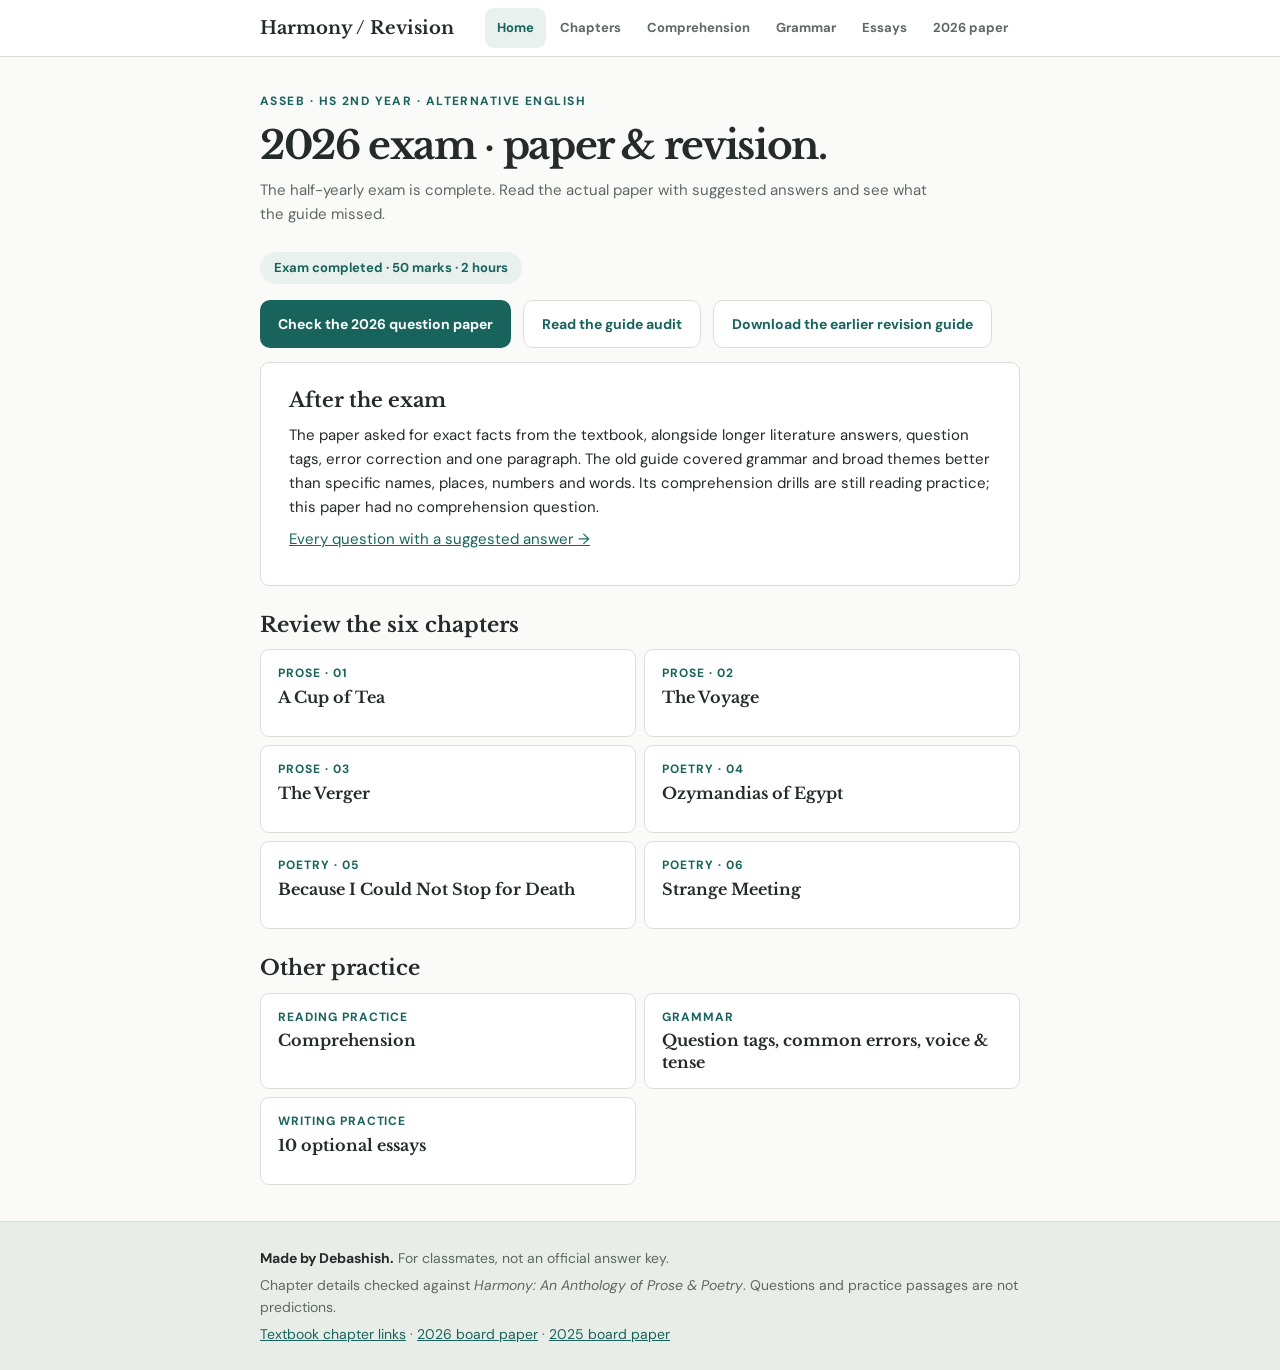
<file: index.html>
<!doctype html><html lang="en"><head><meta charset="utf-8"><meta name="viewport" content="width=device-width,initial-scale=1"><meta name="theme-color" content="#f8f7f3"><meta name="description" content="Readable Alternative English revision notes for ASSEB HS 2nd year: Harmony chapters, writing and practice."><title>2026 exam · paper &amp; revision. | Harmony Revision</title><link rel="stylesheet" href="style.css"></head><body><header class="top"><div class="shell"><a class="brand" href="index.html">Harmony / Revision</a><nav aria-label="Main navigation"><a href="index.html" aria-current="page">Home</a><a href="chapters.html">Chapters</a><a href="writing.html">Comprehension</a><a href="grammar.html">Grammar</a><a href="essays.html">Essays</a><a href="question-paper.html">2026 paper</a></nav></div></header><div class="shell"><header class="hero"><span class="eyebrow">ASSEB · HS 2nd Year · Alternative English</span><h1>2026 exam · paper &amp; revision.</h1><p>The half-yearly exam is complete. Read the actual paper with suggested answers and see what the guide missed.</p></header><main class="main"><span class="pill">Exam completed · 50 marks · 2 hours</span><div class="actions"><a class="btn" href="question-paper.html">Check the 2026 question paper</a><a class="btn alt" href="paper-report.html">Read the guide audit</a><a class="btn alt" href="ALTE-Harmony-2026-Full-Syllabus.pdf" download>Download the earlier revision guide</a></div><section class="article"><h2>After the exam</h2><p>The paper asked for exact facts from the textbook, alongside longer literature answers, question tags, error correction and one paragraph. The old guide covered grammar and broad themes better than specific names, places, numbers and words. Its comprehension drills are still reading practice; this paper had no comprehension question.</p><p><a href="question-paper.html">Every question with a suggested answer →</a></p></section><h2 class="section-title">Review the six chapters</h2><div class="chapter-list"><a class="chapter-link" href="a-cup-of-tea.html"><small>Prose · 01</small><strong>A Cup of Tea</strong></a><a class="chapter-link" href="the-voyage.html"><small>Prose · 02</small><strong>The Voyage</strong></a><a class="chapter-link" href="the-verger.html"><small>Prose · 03</small><strong>The Verger</strong></a><a class="chapter-link" href="ozymandias.html"><small>Poetry · 04</small><strong>Ozymandias of Egypt</strong></a><a class="chapter-link" href="because-i-could-not-stop-for-death.html"><small>Poetry · 05</small><strong>Because I Could Not Stop for Death</strong></a><a class="chapter-link" href="strange-meeting.html"><small>Poetry · 06</small><strong>Strange Meeting</strong></a></div><h2 class="section-title">Other practice</h2><div class="chapter-list"><a class="chapter-link" href="writing.html"><small>Reading practice</small><strong>Comprehension</strong></a><a class="chapter-link" href="grammar.html"><small>Grammar</small><strong>Question tags, common errors, voice & tense</strong></a><a class="chapter-link" href="essays.html"><small>Writing practice</small><strong>10 optional essays</strong></a></div></main></div><footer class="footer"><div class="shell"><p><strong>Made by Debashish.</strong> For classmates, not an official answer key.</p><p>Chapter details checked against <em>Harmony: An Anthology of Prose &amp; Poetry</em>. Questions and practice passages are not predictions.</p><p><a href="https://devlibrary.in/class-12-alternative-english-book">Textbook chapter links</a> · <a href="https://www.thetreasurenotes.in/2026/02/asseb-class-12-alternative-english-question-paper-2026.html">2026 board paper</a> · <a href="https://www.dynamictutorialsandservices.org/2025/06/alternative-english-question-paper-2025.html">2025 board paper</a></p></div></footer><script src="app.js"></script></body></html>
</file>
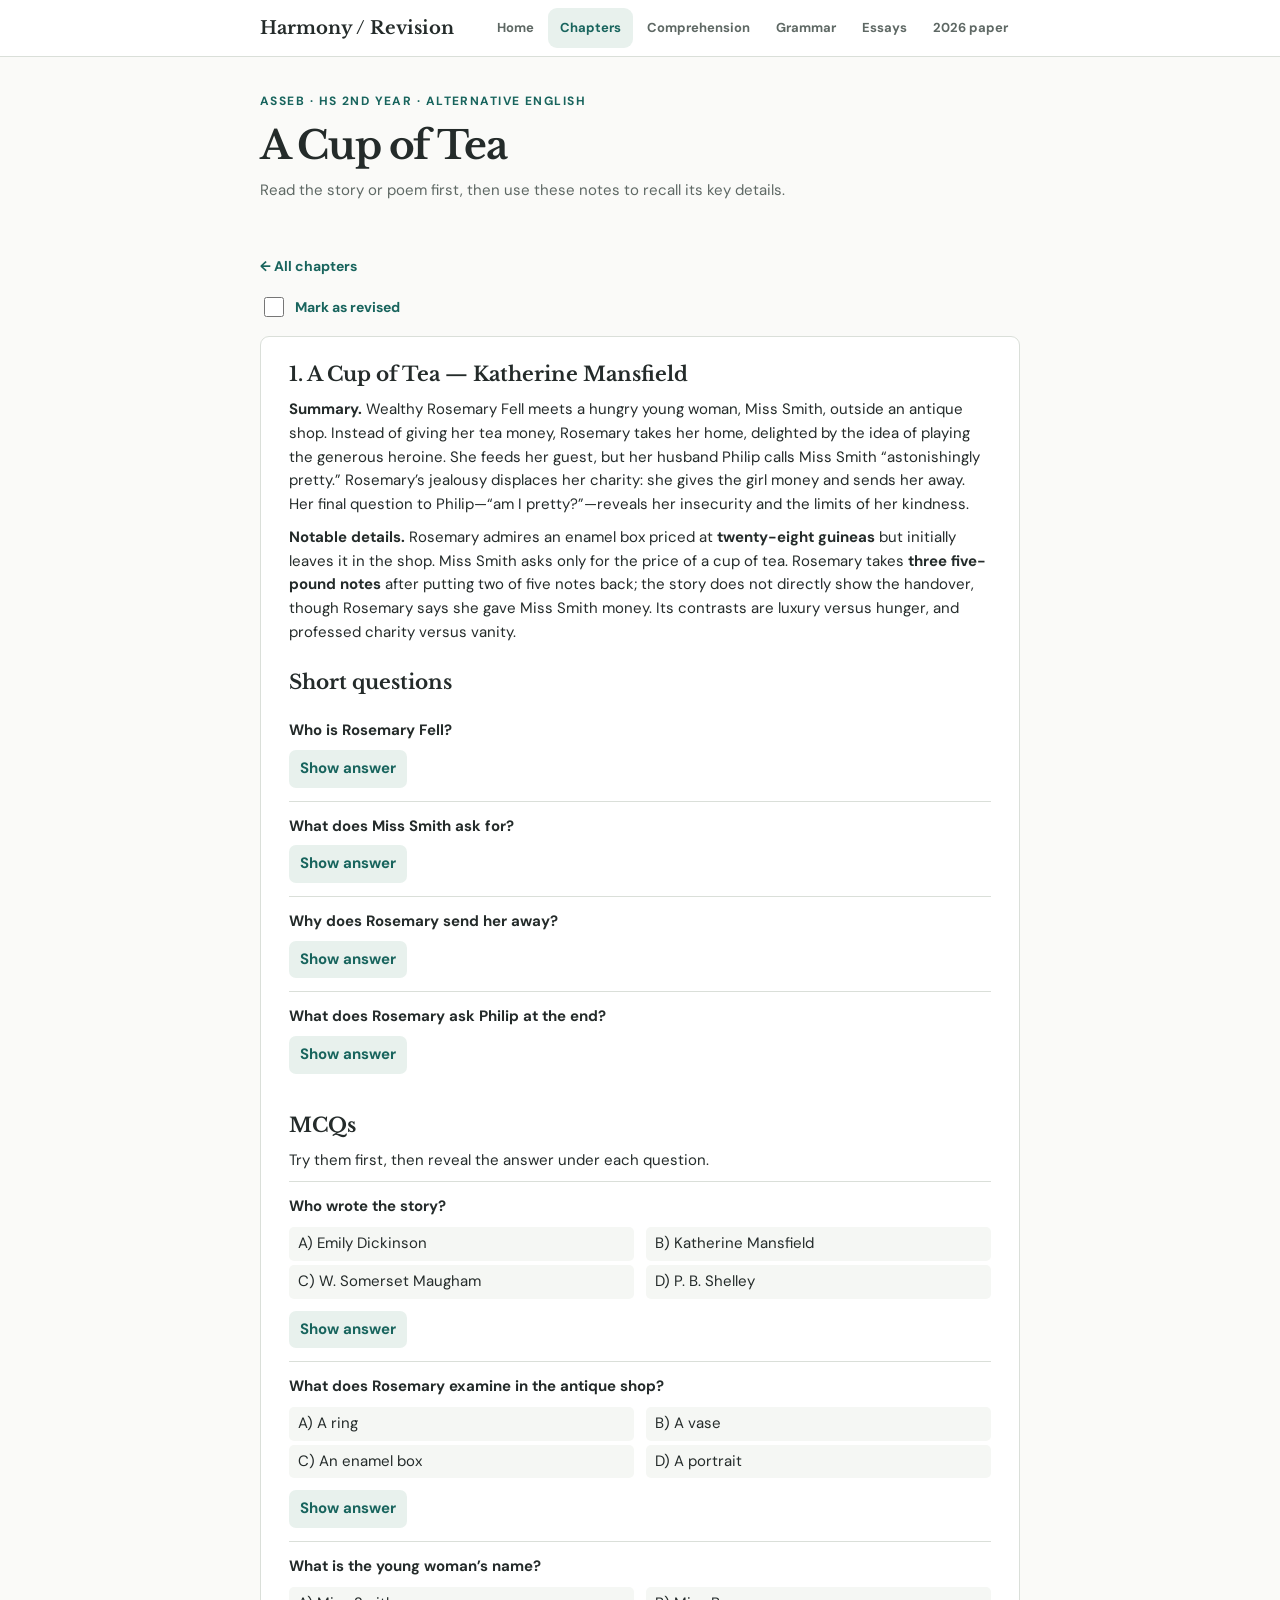
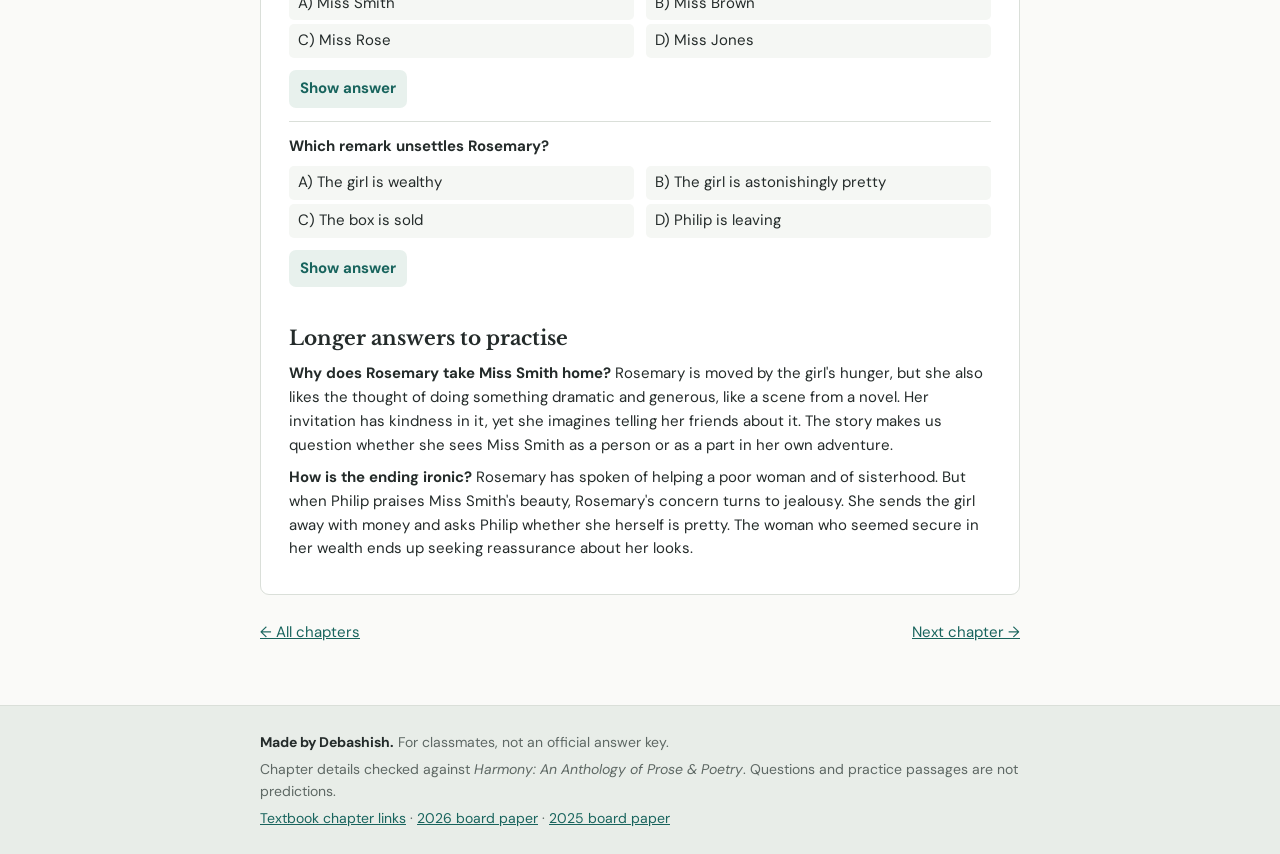
<file: a-cup-of-tea.html>
<!doctype html><html lang="en"><head><meta charset="utf-8"><meta name="viewport" content="width=device-width,initial-scale=1"><meta name="theme-color" content="#f8f7f3"><meta name="description" content="Readable Alternative English revision notes for ASSEB HS 2nd year: Harmony chapters, writing and practice."><title>A Cup of Tea | Harmony Revision</title><link rel="stylesheet" href="style.css"></head><body><header class="top"><div class="shell"><a class="brand" href="index.html">Harmony / Revision</a><nav aria-label="Main navigation"><a href="index.html">Home</a><a href="chapters.html" aria-current="page">Chapters</a><a href="writing.html">Comprehension</a><a href="grammar.html">Grammar</a><a href="essays.html">Essays</a><a href="question-paper.html">2026 paper</a></nav></div></header><div class="shell"><header class="hero"><span class="eyebrow">ASSEB · HS 2nd Year · Alternative English</span><h1>A Cup of Tea</h1><p>Read the story or poem first, then use these notes to recall its key details.</p></header><main class="main"><a class="crumb" href="chapters.html">← All chapters</a><label class="progress"><input type="checkbox" data-done="a-cup-of-tea"> Mark as revised</label><article class="article"><h2>1. A Cup of Tea — Katherine Mansfield</h2>
<p><strong>Summary.</strong> Wealthy Rosemary Fell meets a hungry young woman, Miss Smith, outside an antique shop. Instead of giving her tea money, Rosemary takes her home, delighted by the idea of playing the generous heroine. She feeds her guest, but her husband Philip calls Miss Smith “astonishingly pretty.” Rosemary’s jealousy displaces her charity: she gives the girl money and sends her away. Her final question to Philip—“am I pretty?”—reveals her insecurity and the limits of her kindness.</p>
<p><strong>Notable details.</strong> Rosemary admires an enamel box priced at <strong>twenty-eight guineas</strong> but initially leaves it in the shop. Miss Smith asks only for the price of a cup of tea. Rosemary takes <strong>three five-pound notes</strong> after putting two of five notes back; the story does not directly show the handover, though Rosemary says she gave Miss Smith money. Its contrasts are luxury versus hunger, and professed charity versus vanity.</p><h2>Short questions</h2><div class="qcard"><p><strong>Who is Rosemary Fell?</strong></p><details><summary>Show answer</summary><p>A rich, fashionable young woman married to Philip.</p></details></div><div class="qcard"><p><strong>What does Miss Smith ask for?</strong></p><details><summary>Show answer</summary><p>The price of a cup of tea.</p></details></div><div class="qcard"><p><strong>Why does Rosemary send her away?</strong></p><details><summary>Show answer</summary><p>Philip’s praise of Miss Smith’s beauty makes Rosemary jealous.</p></details></div><div class="qcard"><p><strong>What does Rosemary ask Philip at the end?</strong></p><details><summary>Show answer</summary><p>“Am I pretty?”</p></details></div><h2>MCQs</h2><p>Try them first, then reveal the answer under each question.</p><div class="qcard"><p><strong>Who wrote the story?</strong></p><div class="options"><span>A) Emily Dickinson</span><span>B) Katherine Mansfield</span><span>C) W. Somerset Maugham</span><span>D) P. B. Shelley</span></div><details><summary>Show answer</summary><p><strong>B) Katherine Mansfield</strong></p></details></div><div class="qcard"><p><strong>What does Rosemary examine in the antique shop?</strong></p><div class="options"><span>A) A ring</span><span>B) A vase</span><span>C) An enamel box</span><span>D) A portrait</span></div><details><summary>Show answer</summary><p><strong>C) An enamel box</strong></p></details></div><div class="qcard"><p><strong>What is the young woman’s name?</strong></p><div class="options"><span>A) Miss Smith</span><span>B) Miss Brown</span><span>C) Miss Rose</span><span>D) Miss Jones</span></div><details><summary>Show answer</summary><p><strong>A) Miss Smith</strong></p></details></div><div class="qcard"><p><strong>Which remark unsettles Rosemary?</strong></p><div class="options"><span>A) The girl is wealthy</span><span>B) The girl is astonishingly pretty</span><span>C) The box is sold</span><span>D) Philip is leaving</span></div><details><summary>Show answer</summary><p><strong>B) The girl is astonishingly pretty</strong></p></details></div><h2>Longer answers to practise</h2><p><strong>Why does Rosemary take Miss Smith home?</strong> Rosemary is moved by the girl's hunger, but she also likes the thought of doing something dramatic and generous, like a scene from a novel. Her invitation has kindness in it, yet she imagines telling her friends about it. The story makes us question whether she sees Miss Smith as a person or as a part in her own adventure.</p>
<p><strong>How is the ending ironic?</strong> Rosemary has spoken of helping a poor woman and of sisterhood. But when Philip praises Miss Smith's beauty, Rosemary's concern turns to jealousy. She sends the girl away with money and asks Philip whether she herself is pretty. The woman who seemed secure in her wealth ends up seeking reassurance about her looks.</p></article><div class="navchap"><a href="chapters.html">← All chapters</a><a href="the-voyage.html">Next chapter →</a></div></main></div><footer class="footer"><div class="shell"><p><strong>Made by Debashish.</strong> For classmates, not an official answer key.</p><p>Chapter details checked against <em>Harmony: An Anthology of Prose &amp; Poetry</em>. Questions and practice passages are not predictions.</p><p><a href="https://devlibrary.in/class-12-alternative-english-book">Textbook chapter links</a> · <a href="https://www.thetreasurenotes.in/2026/02/asseb-class-12-alternative-english-question-paper-2026.html">2026 board paper</a> · <a href="https://www.dynamictutorialsandservices.org/2025/06/alternative-english-question-paper-2025.html">2025 board paper</a></p></div></footer><script src="app.js"></script></body></html>
</file>
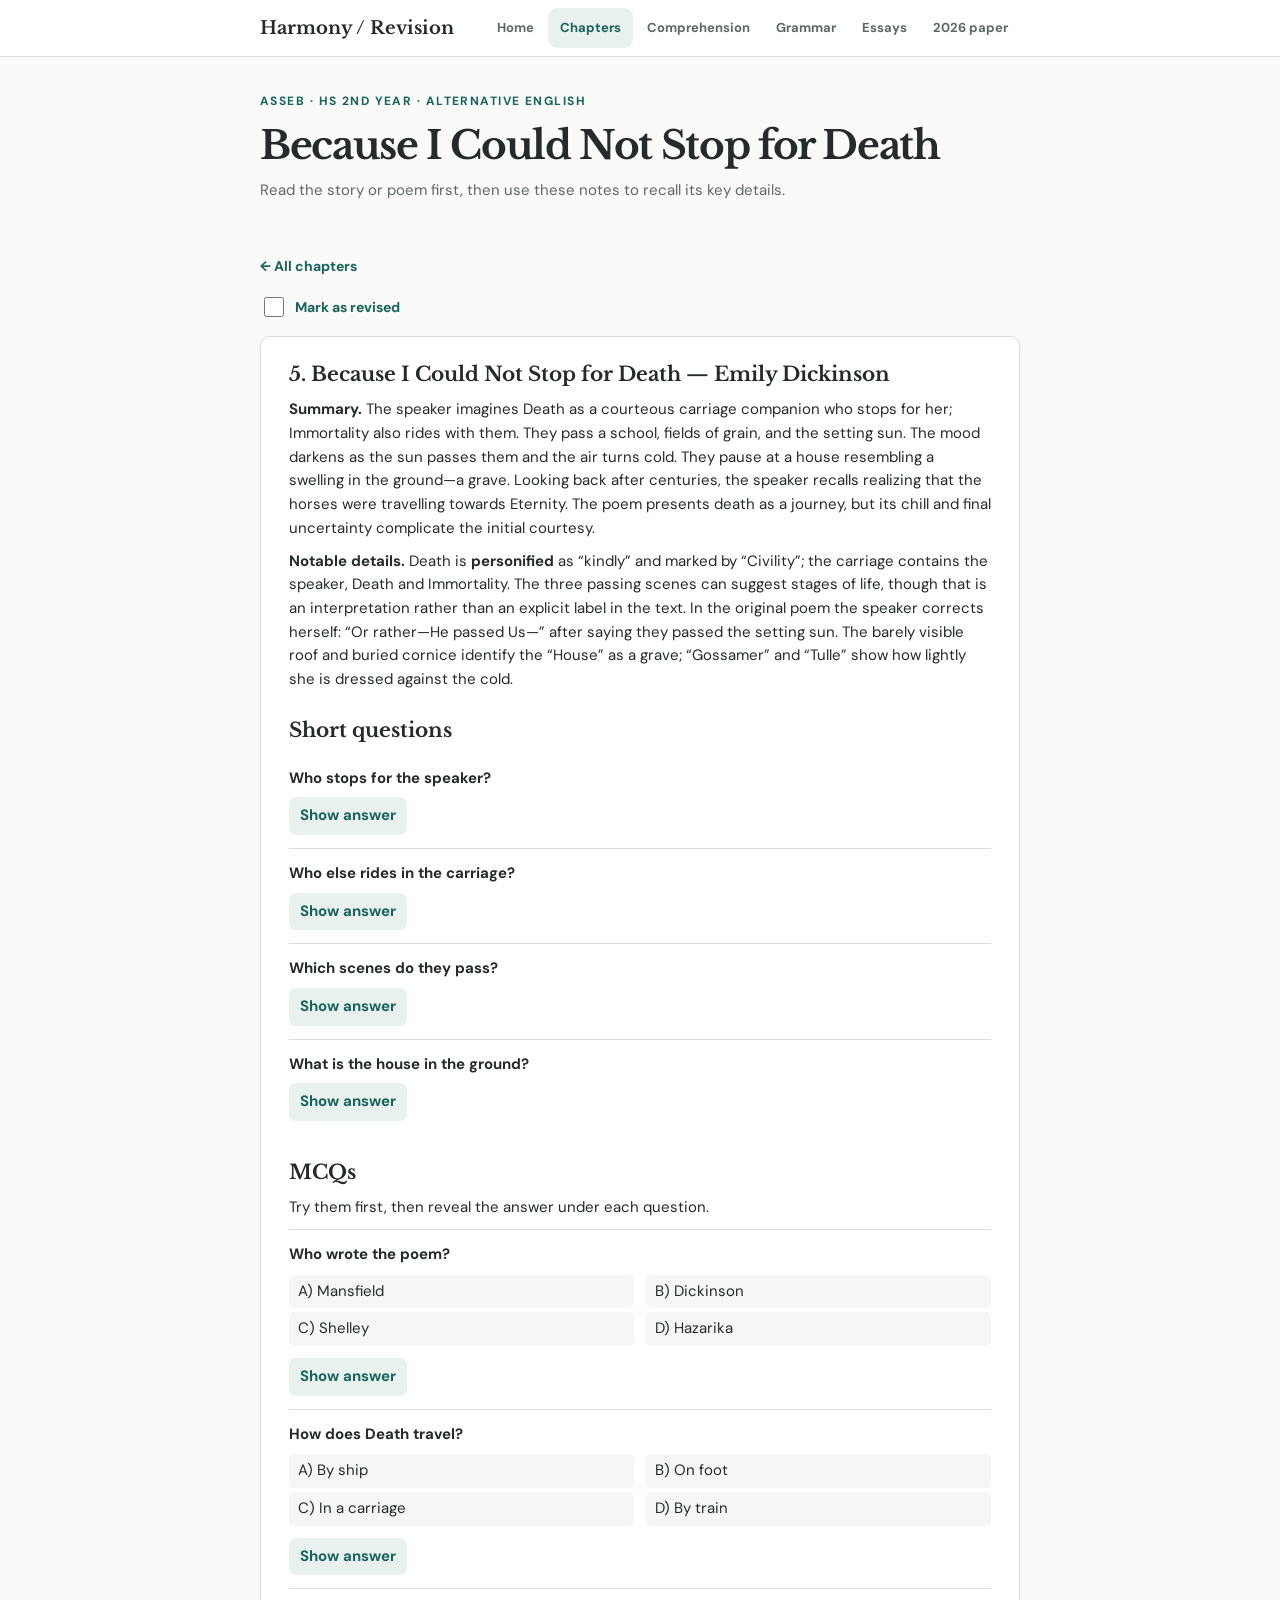
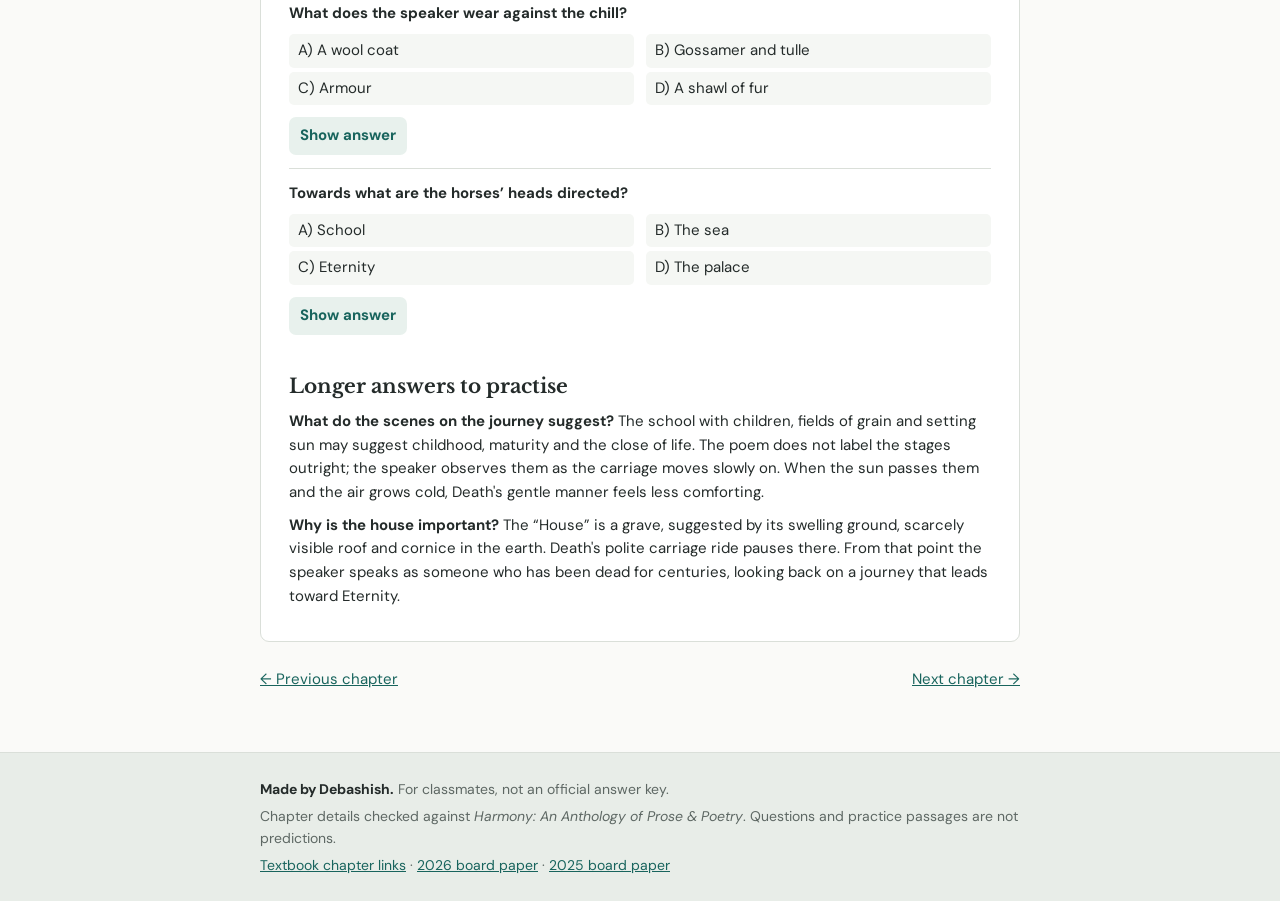
<file: because-i-could-not-stop-for-death.html>
<!doctype html><html lang="en"><head><meta charset="utf-8"><meta name="viewport" content="width=device-width,initial-scale=1"><meta name="theme-color" content="#f8f7f3"><meta name="description" content="Readable Alternative English revision notes for ASSEB HS 2nd year: Harmony chapters, writing and practice."><title>Because I Could Not Stop for Death | Harmony Revision</title><link rel="stylesheet" href="style.css"></head><body><header class="top"><div class="shell"><a class="brand" href="index.html">Harmony / Revision</a><nav aria-label="Main navigation"><a href="index.html">Home</a><a href="chapters.html" aria-current="page">Chapters</a><a href="writing.html">Comprehension</a><a href="grammar.html">Grammar</a><a href="essays.html">Essays</a><a href="question-paper.html">2026 paper</a></nav></div></header><div class="shell"><header class="hero"><span class="eyebrow">ASSEB · HS 2nd Year · Alternative English</span><h1>Because I Could Not Stop for Death</h1><p>Read the story or poem first, then use these notes to recall its key details.</p></header><main class="main"><a class="crumb" href="chapters.html">← All chapters</a><label class="progress"><input type="checkbox" data-done="because-i-could-not-stop-for-death"> Mark as revised</label><article class="article"><h2>5. Because I Could Not Stop for Death — Emily Dickinson</h2>
<p><strong>Summary.</strong> The speaker imagines Death as a courteous carriage companion who stops for her; Immortality also rides with them. They pass a school, fields of grain, and the setting sun. The mood darkens as the sun passes them and the air turns cold. They pause at a house resembling a swelling in the ground—a grave. Looking back after centuries, the speaker recalls realizing that the horses were travelling towards Eternity. The poem presents death as a journey, but its chill and final uncertainty complicate the initial courtesy.</p>
<p><strong>Notable details.</strong> Death is <strong>personified</strong> as “kindly” and marked by “Civility”; the carriage contains the speaker, Death and Immortality. The three passing scenes can suggest stages of life, though that is an interpretation rather than an explicit label in the text. In the original poem the speaker corrects herself: “Or rather—He passed Us—” after saying they passed the setting sun. The barely visible roof and buried cornice identify the “House” as a grave; “Gossamer” and “Tulle” show how lightly she is dressed against the cold.</p><h2>Short questions</h2><div class="qcard"><p><strong>Who stops for the speaker?</strong></p><details><summary>Show answer</summary><p>Death, imagined as a courteous companion.</p></details></div><div class="qcard"><p><strong>Who else rides in the carriage?</strong></p><details><summary>Show answer</summary><p>Immortality.</p></details></div><div class="qcard"><p><strong>Which scenes do they pass?</strong></p><details><summary>Show answer</summary><p>A school with children, fields of gazing grain, and the setting sun.</p></details></div><div class="qcard"><p><strong>What is the house in the ground?</strong></p><details><summary>Show answer</summary><p>The grave.</p></details></div><h2>MCQs</h2><p>Try them first, then reveal the answer under each question.</p><div class="qcard"><p><strong>Who wrote the poem?</strong></p><div class="options"><span>A) Mansfield</span><span>B) Dickinson</span><span>C) Shelley</span><span>D) Hazarika</span></div><details><summary>Show answer</summary><p><strong>B) Dickinson</strong></p></details></div><div class="qcard"><p><strong>How does Death travel?</strong></p><div class="options"><span>A) By ship</span><span>B) On foot</span><span>C) In a carriage</span><span>D) By train</span></div><details><summary>Show answer</summary><p><strong>C) In a carriage</strong></p></details></div><div class="qcard"><p><strong>What does the speaker wear against the chill?</strong></p><div class="options"><span>A) A wool coat</span><span>B) Gossamer and tulle</span><span>C) Armour</span><span>D) A shawl of fur</span></div><details><summary>Show answer</summary><p><strong>B) Gossamer and tulle</strong></p></details></div><div class="qcard"><p><strong>Towards what are the horses’ heads directed?</strong></p><div class="options"><span>A) School</span><span>B) The sea</span><span>C) Eternity</span><span>D) The palace</span></div><details><summary>Show answer</summary><p><strong>C) Eternity</strong></p></details></div><h2>Longer answers to practise</h2><p><strong>What do the scenes on the journey suggest?</strong> The school with children, fields of grain and setting sun may suggest childhood, maturity and the close of life. The poem does not label the stages outright; the speaker observes them as the carriage moves slowly on. When the sun passes them and the air grows cold, Death's gentle manner feels less comforting.</p>
<p><strong>Why is the house important?</strong> The “House” is a grave, suggested by its swelling ground, scarcely visible roof and cornice in the earth. Death's polite carriage ride pauses there. From that point the speaker speaks as someone who has been dead for centuries, looking back on a journey that leads toward Eternity.</p></article><div class="navchap"><a href="ozymandias.html">← Previous chapter</a><a href="strange-meeting.html">Next chapter →</a></div></main></div><footer class="footer"><div class="shell"><p><strong>Made by Debashish.</strong> For classmates, not an official answer key.</p><p>Chapter details checked against <em>Harmony: An Anthology of Prose &amp; Poetry</em>. Questions and practice passages are not predictions.</p><p><a href="https://devlibrary.in/class-12-alternative-english-book">Textbook chapter links</a> · <a href="https://www.thetreasurenotes.in/2026/02/asseb-class-12-alternative-english-question-paper-2026.html">2026 board paper</a> · <a href="https://www.dynamictutorialsandservices.org/2025/06/alternative-english-question-paper-2025.html">2025 board paper</a></p></div></footer><script src="app.js"></script></body></html>
</file>
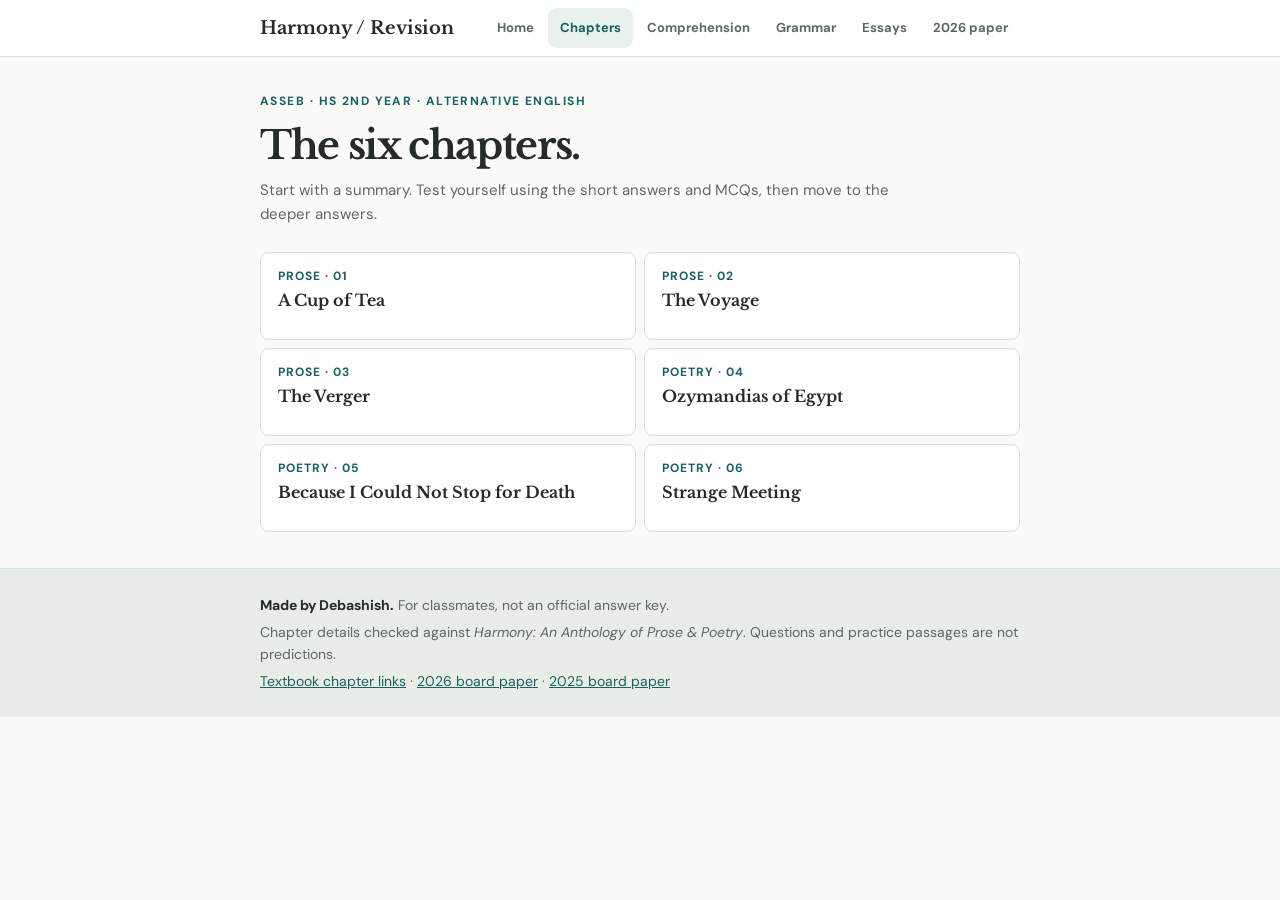
<file: chapters.html>
<!doctype html><html lang="en"><head><meta charset="utf-8"><meta name="viewport" content="width=device-width,initial-scale=1"><meta name="theme-color" content="#f8f7f3"><meta name="description" content="Readable Alternative English revision notes for ASSEB HS 2nd year: Harmony chapters, writing and practice."><title>The six chapters. | Harmony Revision</title><link rel="stylesheet" href="style.css"></head><body><header class="top"><div class="shell"><a class="brand" href="index.html">Harmony / Revision</a><nav aria-label="Main navigation"><a href="index.html">Home</a><a href="chapters.html" aria-current="page">Chapters</a><a href="writing.html">Comprehension</a><a href="grammar.html">Grammar</a><a href="essays.html">Essays</a><a href="question-paper.html">2026 paper</a></nav></div></header><div class="shell"><header class="hero"><span class="eyebrow">ASSEB · HS 2nd Year · Alternative English</span><h1>The six chapters.</h1><p>Start with a summary. Test yourself using the short answers and MCQs, then move to the deeper answers.</p></header><main class="main"><div class="chapter-list"><a class="chapter-link" href="a-cup-of-tea.html"><small>Prose · 01</small><strong>A Cup of Tea</strong></a><a class="chapter-link" href="the-voyage.html"><small>Prose · 02</small><strong>The Voyage</strong></a><a class="chapter-link" href="the-verger.html"><small>Prose · 03</small><strong>The Verger</strong></a><a class="chapter-link" href="ozymandias.html"><small>Poetry · 04</small><strong>Ozymandias of Egypt</strong></a><a class="chapter-link" href="because-i-could-not-stop-for-death.html"><small>Poetry · 05</small><strong>Because I Could Not Stop for Death</strong></a><a class="chapter-link" href="strange-meeting.html"><small>Poetry · 06</small><strong>Strange Meeting</strong></a></div></main></div><footer class="footer"><div class="shell"><p><strong>Made by Debashish.</strong> For classmates, not an official answer key.</p><p>Chapter details checked against <em>Harmony: An Anthology of Prose &amp; Poetry</em>. Questions and practice passages are not predictions.</p><p><a href="https://devlibrary.in/class-12-alternative-english-book">Textbook chapter links</a> · <a href="https://www.thetreasurenotes.in/2026/02/asseb-class-12-alternative-english-question-paper-2026.html">2026 board paper</a> · <a href="https://www.dynamictutorialsandservices.org/2025/06/alternative-english-question-paper-2025.html">2025 board paper</a></p></div></footer><script src="app.js"></script></body></html>
</file>
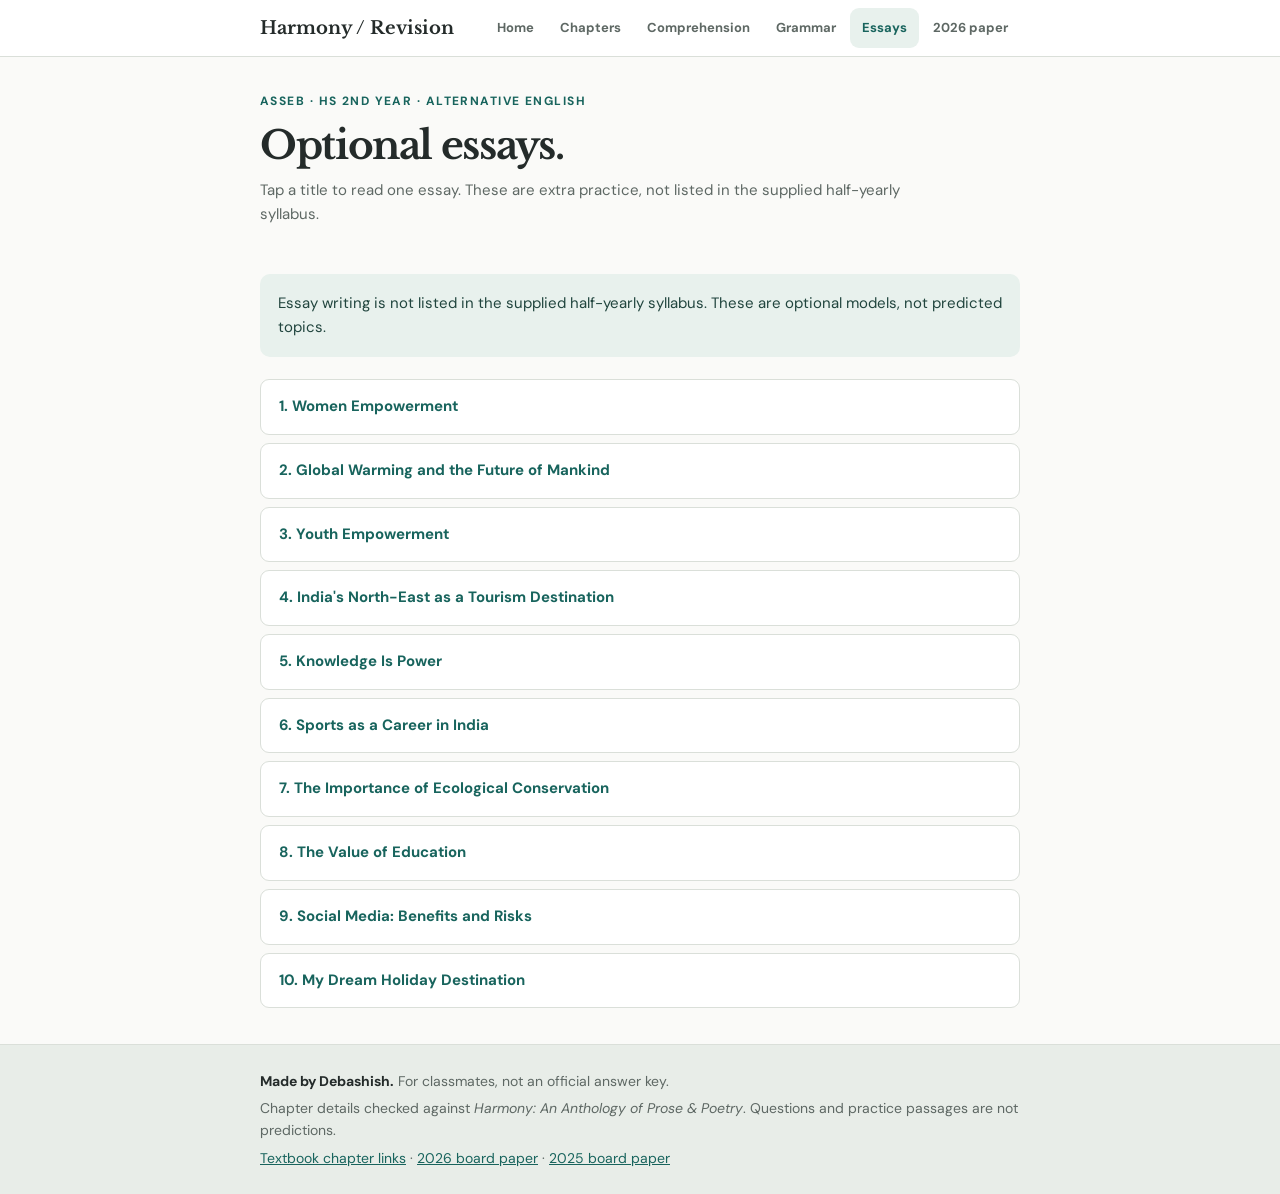
<file: essays.html>
<!doctype html><html lang="en"><head><meta charset="utf-8"><meta name="viewport" content="width=device-width,initial-scale=1"><meta name="theme-color" content="#f8f7f3"><meta name="description" content="Readable Alternative English revision notes for ASSEB HS 2nd year: Harmony chapters, writing and practice."><title>Optional essays. | Harmony Revision</title><link rel="stylesheet" href="style.css"></head><body><header class="top"><div class="shell"><a class="brand" href="index.html">Harmony / Revision</a><nav aria-label="Main navigation"><a href="index.html">Home</a><a href="chapters.html">Chapters</a><a href="writing.html">Comprehension</a><a href="grammar.html">Grammar</a><a href="essays.html" aria-current="page">Essays</a><a href="question-paper.html">2026 paper</a></nav></div></header><div class="shell"><header class="hero"><span class="eyebrow">ASSEB · HS 2nd Year · Alternative English</span><h1>Optional essays.</h1><p>Tap a title to read one essay. These are extra practice, not listed in the supplied half-yearly syllabus.</p></header><main class="main"><p class="notice">Essay writing is not listed in the supplied half-yearly syllabus. These are optional models, not predicted topics.</p><section class="essay-list"><details class="essay-item"><summary>1. Women Empowerment</summary><div class="essay-text"><p>Women empowerment means giving women the freedom and opportunity to shape their own lives. It begins at home, where a daughter deserves the same encouragement to learn and dream as a son.</p>
<p>Education opens doors, but opportunity must follow it. A young woman should be able to choose a profession, earn fairly and make decisions about her future. Safe public spaces, respectful workplaces and access to healthcare are equally important. Families can help by sharing household work instead of treating it as a woman's duty alone.</p>
<p>Empowerment is not a contest between women and men. When a woman can use her abilities, her family and community benefit too. A teacher guides children, an entrepreneur creates jobs, and a leader can speak for those whose voices are seldom heard.</p>
<p>Laws matter, but attitudes matter just as much. We should challenge unfair jokes, listen to girls and support their ambitions. A society grows stronger when everyone has room to grow.</p></div></details><details class="essay-item"><summary>2. Global Warming and the Future of Mankind</summary><div class="essay-text"><p>Global warming is the gradual rise in Earth's temperature. Human activities, especially burning coal, oil and gas, add heat-trapping gases to the atmosphere. The result is not only hotter days; changing weather can affect farms, homes and health.</p>
<p>In Assam, a flood can interrupt classes and damage a family's livelihood. Elsewhere, drought may leave farmers without enough water. Wildlife also suffers when forests and habitats change. Poor families often have the fewest resources to recover from such losses.</p>
<p>There is no single magic solution. Governments must support cleaner energy, protect forests and prepare communities for extreme weather. We can save electricity, avoid waste and choose public transport when practical. Planting trees helps, but protecting mature trees matters as well.</p>
<p>The future of mankind depends on choices made today. We do not need to live without comfort; we need to use resources wisely. If people work together, a safer and fairer future is still possible.</p></div></details><details class="essay-item"><summary>3. Youth Empowerment</summary><div class="essay-text"><p>Young people are often called the future of a country, but they are also part of its present. Youth empowerment means giving them knowledge, skills and a genuine chance to take part in decisions.</p>
<p>Education should teach more than answers for an examination. Students need to ask questions, work with others and learn practical skills. A village youth group, for example, can organise a reading corner or help keep a riverbank clean. Such work builds confidence and a sense of responsibility.</p>
<p>Adults have a role too. They should listen without dismissing every new idea, provide safe spaces for discussion and guide young people through mistakes. Access to training and fair employment matters more than empty praise. Young women and men must receive equal opportunities.</p>
<p>Young people also need to use freedom responsibly. They should check information before sharing it and respect different opinions. With support and self-discipline, their energy can become useful action that improves both their lives and their communities.</p></div></details><details class="essay-item"><summary>4. India&#x27;s North-East as a Tourism Destination</summary><div class="essay-text"><p>India's North-East invites visitors with its rivers, hills, forests and living traditions. In Assam, the Brahmaputra shapes daily life, while tea gardens and local markets offer different ways to understand the region. A journey here can be more than a collection of photographs.</p>
<p>Travellers can learn from local food, crafts, music and festivals. They can stay in small homestays and speak with hosts about their surroundings. Such visits can support guides, drivers, artisans and family businesses. Yet tourism also brings pressure: litter, crowded roads and damage to fragile places.</p>
<p>Good tourism should therefore respect people and nature. Visitors can follow local rules, avoid plastic waste and pay fairly for services. Communities should have a voice in how tourism develops, rather than losing control of their homes to outsiders.</p>
<p>The North-East is not a single culture or a single landscape. Its beauty lies in its variety. A thoughtful visitor returns with memories and leaves the place worthy of another visit.</p></div></details><details class="essay-item"><summary>5. Knowledge Is Power</summary><div class="essay-text"><p>Knowledge helps us understand the world and make better choices. It is more than remembering facts for an examination. When we ask questions, read carefully and learn from experience, we become less likely to believe every rumour we hear.</p>
<p>A farmer uses knowledge to care for crops, while a nurse uses it to help a patient. Students can use it to recognise their strengths and plan a useful path. Even simple knowledge, such as how to keep drinking water clean, can protect a family. The internet makes information easy to find, but it also makes false claims easy to spread. That is why we must check a source before sharing it.</p>
<p>Knowledge is most valuable when it is used with kindness. A person who knows a great deal but refuses to listen to others may still make poor decisions. We should learn throughout life and share what we learn. In this way, knowledge gives us the power to help ourselves and our communities.</p></div></details><details class="essay-item"><summary>6. Sports as a Career in India</summary><div class="essay-text"><p>Sport can be more than a hobby. A skilled player may become an athlete, coach, referee or trainer. There are also jobs in sports medicine, event management and journalism. Yet talent alone does not build a career. Regular practice, good guidance and patience are necessary.</p>
<p>Many young people begin by playing at school. They need safe grounds, proper equipment and chances to compete. Families and teachers can encourage them without forcing them to leave their studies. Education remains useful because sporting careers can change through injury or age. Financial support is also important for talented students who cannot afford travel or training.</p>
<p>A sporting career should not be measured only by fame. A good local coach can change many lives by helping children grow stronger and more confident. India can support young athletes by improving facilities and making opportunities fair. If students work steadily and have honest support, sport can become a meaningful profession.</p></div></details><details class="essay-item"><summary>7. The Importance of Ecological Conservation</summary><div class="essay-text"><p>Ecological conservation means protecting the living world and using natural resources with care. Forests, rivers, soil and wildlife are connected. When one part is damaged, people and other living things can suffer too.</p>
<p>A river may provide drinking water, fish and work for nearby families. If it fills with waste, those benefits begin to disappear. Forests give shelter to animals and help protect the land. Cutting them without thought can make the environment weaker. Conservation is not only about distant animals; it also matters to farmers, students and future generations.</p>
<p>Governments must enforce sensible rules, but ordinary people have a part to play. We can reduce waste, save water, keep public places clean and support efforts to protect local habitats. Planting trees is helpful when they are cared for, but existing forests need protection as well.</p>
<p>Development and conservation need not be enemies. We can build a better life while respecting the natural systems that make life possible.</p></div></details><details class="essay-item"><summary>8. The Value of Education</summary><div class="essay-text"><p>Education gives us the tools to read, think and express ourselves. It can help us find work, but its value is wider than a salary. A good education teaches us to examine an idea, listen to someone else and solve a problem without giving up.</p>
<p>A classroom can bring students from different backgrounds together. They learn subjects, but they also learn to cooperate and disagree respectfully. Teachers play an important role when they welcome questions instead of asking students to memorise every answer. Families can help by encouraging curiosity and making time for study.</p>
<p>Education should be available to everyone. A child may struggle because of distance, money or duties at home, not because of a lack of ability. Libraries, scholarships and patient teaching can help remove such barriers.</p>
<p>Examinations matter, but they are only one part of learning. An educated person should be willing to keep learning and use knowledge responsibly. That makes education valuable to both the individual and society.</p></div></details><details class="essay-item"><summary>9. Social Media: Benefits and Risks</summary><div class="essay-text"><p>Social media helps people stay in touch, learn new skills and share their work. A student can watch a lesson, a small business can reach customers, and relatives living far apart can speak easily. These are real benefits when the platforms are used with care.</p>
<p>The same speed can also cause harm. A false story may travel before anyone checks it. Hours spent scrolling can take time away from sleep, study and face-to-face conversation. Public comments can hurt a person, and private details may reach people we never meant to share them with.</p>
<p>We need not reject social media completely. We can check the source of a claim, ask permission before posting someone else's photo and set aside time to be offline. If an online argument becomes cruel, leaving it can be wiser than winning it.</p>
<p>Technology works best when we control how we use it. Social media should help us connect and learn, not decide how we feel about ourselves.</p></div></details><details class="essay-item"><summary>10. My Dream Holiday Destination</summary><div class="essay-text"><p>My dream holiday destination is a quiet village in the hills of North-East India. I would like to wake up to cool air, walk along a small path and hear stories from the people who live there. I would rather understand one place slowly than hurry through many places for photographs.</p>
<p>I would visit local markets, taste unfamiliar food and learn about the crafts made in the village. A guide could explain the plants and birds along a walking trail. In the evening, I would sit with a notebook and write about the day. A holiday like this would give me a break from traffic, screens and a crowded timetable.</p>
<p>Being a guest brings responsibilities. I would follow local rules, pay fairly for services and carry my waste back with me. I would also ask before photographing people. The best journey is not simply one that gives us memories. It should leave the place and its community treated with respect.</p></div></details></section></main></div><footer class="footer"><div class="shell"><p><strong>Made by Debashish.</strong> For classmates, not an official answer key.</p><p>Chapter details checked against <em>Harmony: An Anthology of Prose &amp; Poetry</em>. Questions and practice passages are not predictions.</p><p><a href="https://devlibrary.in/class-12-alternative-english-book">Textbook chapter links</a> · <a href="https://www.thetreasurenotes.in/2026/02/asseb-class-12-alternative-english-question-paper-2026.html">2026 board paper</a> · <a href="https://www.dynamictutorialsandservices.org/2025/06/alternative-english-question-paper-2025.html">2025 board paper</a></p></div></footer><script src="app.js"></script></body></html>
</file>
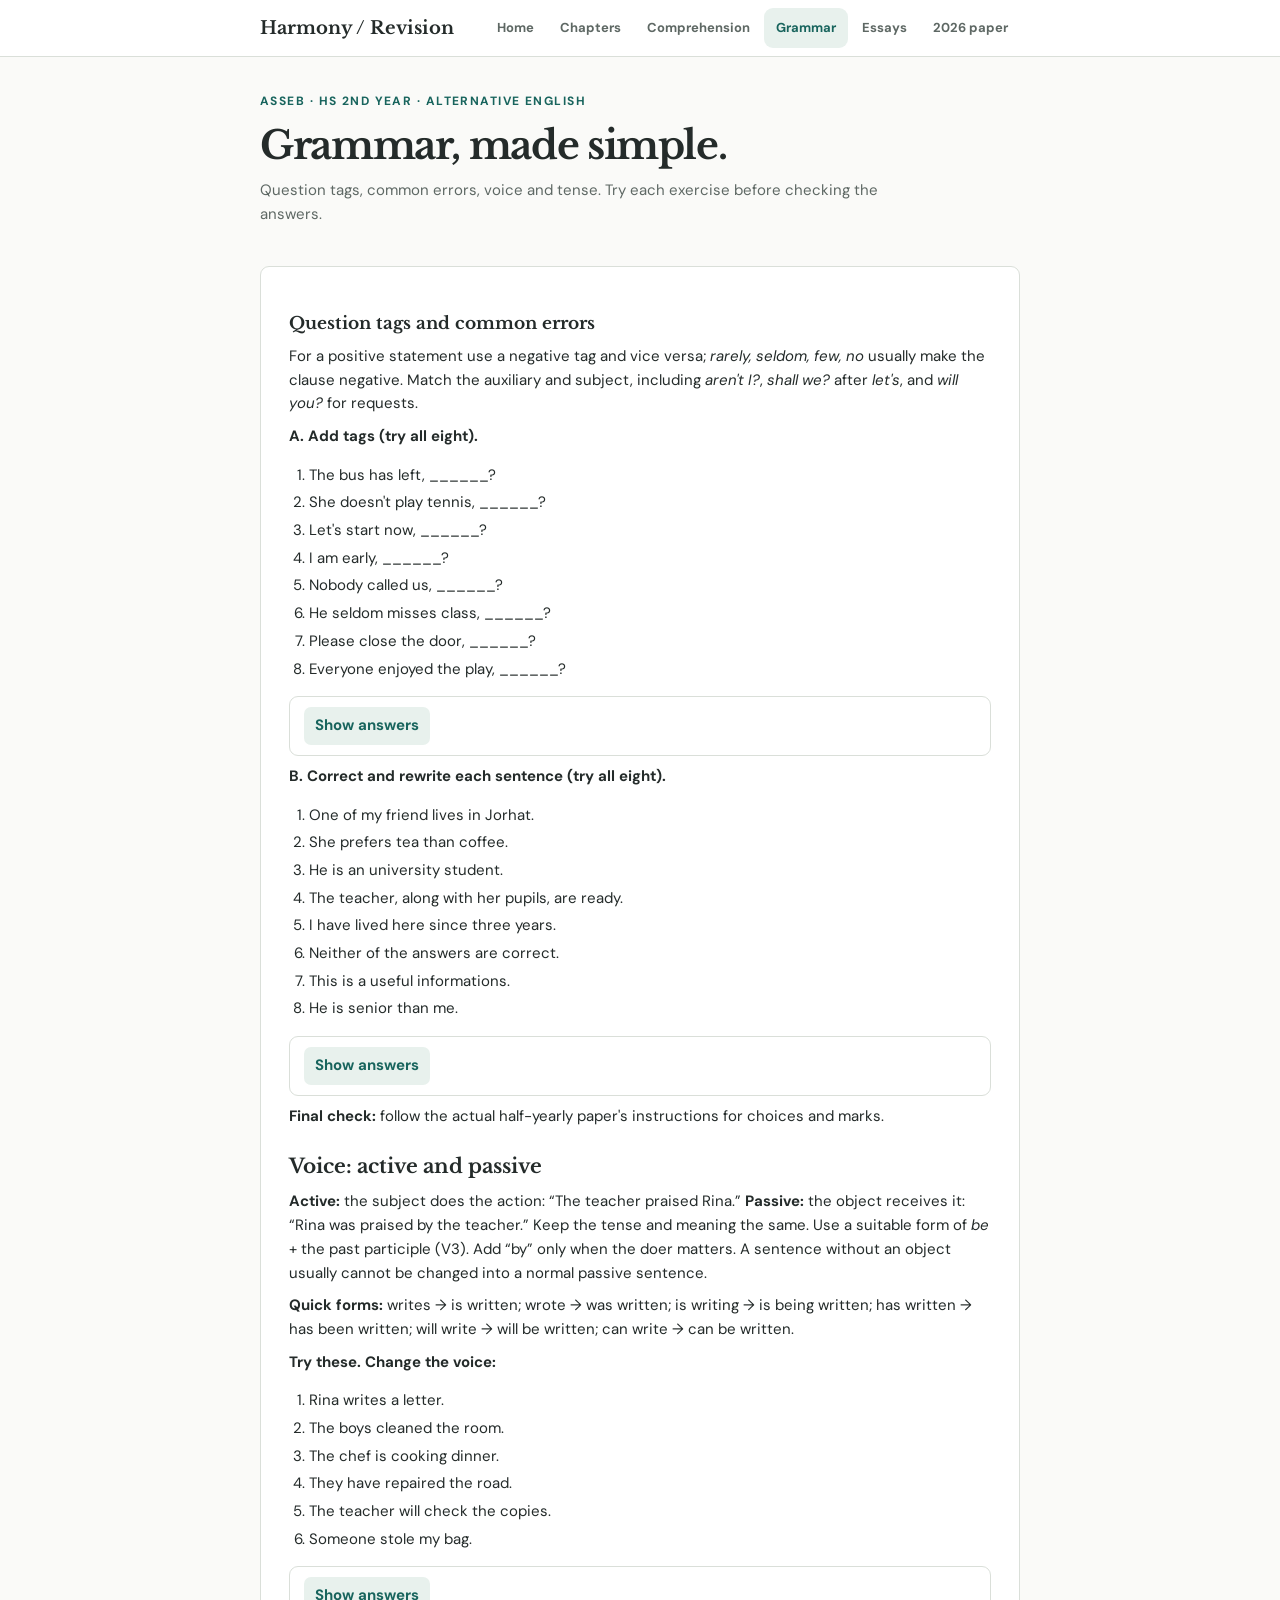
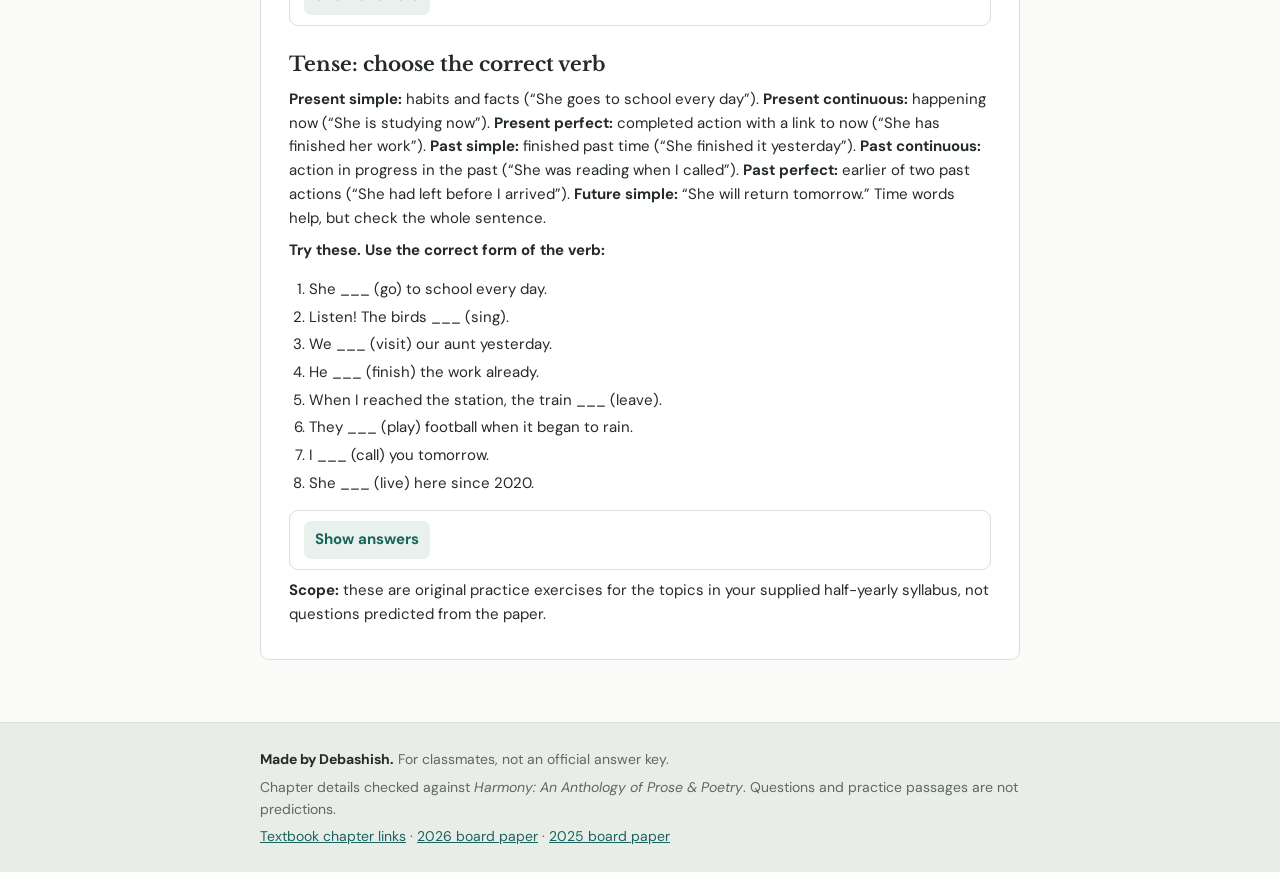
<file: grammar.html>
<!doctype html><html lang="en"><head><meta charset="utf-8"><meta name="viewport" content="width=device-width,initial-scale=1"><meta name="theme-color" content="#f8f7f3"><meta name="description" content="Readable Alternative English revision notes for ASSEB HS 2nd year: Harmony chapters, writing and practice."><title>Grammar, made simple. | Harmony Revision</title><link rel="stylesheet" href="style.css"></head><body><header class="top"><div class="shell"><a class="brand" href="index.html">Harmony / Revision</a><nav aria-label="Main navigation"><a href="index.html">Home</a><a href="chapters.html">Chapters</a><a href="writing.html">Comprehension</a><a href="grammar.html" aria-current="page">Grammar</a><a href="essays.html">Essays</a><a href="question-paper.html">2026 paper</a></nav></div></header><div class="shell"><header class="hero"><span class="eyebrow">ASSEB · HS 2nd Year · Alternative English</span><h1>Grammar, made simple.</h1><p>Question tags, common errors, voice and tense. Try each exercise before checking the answers.</p></header><main class="main"><article class="article"><h3>Question tags and common errors</h3>
<p>For a positive statement use a negative tag and vice versa; <em>rarely, seldom, few, no</em> usually make the clause negative. Match the auxiliary and subject, including <em>aren't I?</em>, <em>shall we?</em> after <em>let's</em>, and <em>will you?</em> for requests.</p>
<p><strong>A. Add tags (try all eight).</strong></p>
<ol>
<li>The bus has left, ______?  </li>
<li>She doesn't play tennis, ______?  </li>
<li>Let's start now, ______?  </li>
<li>I am early, ______?  </li>
<li>Nobody called us, ______?  </li>
<li>He seldom misses class, ______?  </li>
<li>Please close the door, ______?  </li>
<li>Everyone enjoyed the play, ______?</li>
</ol>
<details class="answer-reveal"><summary>Show answers</summary><ol><li value="1">hasn't it?</li><li value="2">does she?</li><li value="3">shall we?</li><li value="4">aren't I?</li><li value="5">did they?</li><li value="6">does he?</li><li value="7">will you?</li><li value="8">didn't they? (<em>Everyone</em> takes singular verb in the statement but commonly <em>they</em> in the tag.)</li></ol></details>
<p><strong>B. Correct and rewrite each sentence (try all eight).</strong></p>
<ol>
<li>One of my friend lives in Jorhat.  </li>
<li>She prefers tea than coffee.  </li>
<li>He is an university student.  </li>
<li>The teacher, along with her pupils, are ready.  </li>
<li>I have lived here since three years.  </li>
<li>Neither of the answers are correct.  </li>
<li>This is a useful informations.  </li>
<li>He is senior than me.</li>
</ol>
<details class="answer-reveal"><summary>Show answers</summary><ol><li value="1">One of my friends lives in Jorhat.</li><li value="2">She prefers tea to coffee.</li><li value="3">He is a university student.</li><li value="4">The teacher, along with her pupils, is ready.</li><li value="5">I have lived here for three years.</li><li value="6">Neither of the answers is correct.</li><li value="7">This is useful information.</li><li value="8">He is senior to me.</li></ol></details>
<p><strong>Final check:</strong> follow the actual half-yearly paper's instructions for choices and marks.</p>
<h2 id="voice">Voice: active and passive</h2>
<p><strong>Active:</strong> the subject does the action: “The teacher praised Rina.” <strong>Passive:</strong> the object receives it: “Rina was praised by the teacher.” Keep the tense and meaning the same. Use a suitable form of <em>be</em> + the past participle (V3). Add “by” only when the doer matters. A sentence without an object usually cannot be changed into a normal passive sentence.</p>
<p><strong>Quick forms:</strong> writes → is written; wrote → was written; is writing → is being written; has written → has been written; will write → will be written; can write → can be written.</p>
<p><strong>Try these. Change the voice:</strong></p>
<ol><li>Rina writes a letter.</li><li>The boys cleaned the room.</li><li>The chef is cooking dinner.</li><li>They have repaired the road.</li><li>The teacher will check the copies.</li><li>Someone stole my bag.</li></ol>
<details class="answer-reveal"><summary>Show answers</summary><ol><li>A letter is written by Rina.</li><li>The room was cleaned by the boys.</li><li>Dinner is being cooked by the chef.</li><li>The road has been repaired.</li><li>The copies will be checked by the teacher.</li><li>My bag was stolen.</li></ol></details>
<h2 id="tense">Tense: choose the correct verb</h2>
<p><strong>Present simple:</strong> habits and facts (“She goes to school every day”). <strong>Present continuous:</strong> happening now (“She is studying now”). <strong>Present perfect:</strong> completed action with a link to now (“She has finished her work”). <strong>Past simple:</strong> finished past time (“She finished it yesterday”). <strong>Past continuous:</strong> action in progress in the past (“She was reading when I called”). <strong>Past perfect:</strong> earlier of two past actions (“She had left before I arrived”). <strong>Future simple:</strong> “She will return tomorrow.” Time words help, but check the whole sentence.</p>
<p><strong>Try these. Use the correct form of the verb:</strong></p>
<ol><li>She ___ (go) to school every day.</li><li>Listen! The birds ___ (sing).</li><li>We ___ (visit) our aunt yesterday.</li><li>He ___ (finish) the work already.</li><li>When I reached the station, the train ___ (leave).</li><li>They ___ (play) football when it began to rain.</li><li>I ___ (call) you tomorrow.</li><li>She ___ (live) here since 2020.</li></ol>
<details class="answer-reveal"><summary>Show answers</summary><ol><li>goes</li><li>are singing</li><li>visited</li><li>has finished</li><li>had left</li><li>were playing</li><li>will call</li><li>has lived</li></ol></details>
<p><strong>Scope:</strong> these are original practice exercises for the topics in your supplied half-yearly syllabus, not questions predicted from the paper.</p></article></main></div><footer class="footer"><div class="shell"><p><strong>Made by Debashish.</strong> For classmates, not an official answer key.</p><p>Chapter details checked against <em>Harmony: An Anthology of Prose &amp; Poetry</em>. Questions and practice passages are not predictions.</p><p><a href="https://devlibrary.in/class-12-alternative-english-book">Textbook chapter links</a> · <a href="https://www.thetreasurenotes.in/2026/02/asseb-class-12-alternative-english-question-paper-2026.html">2026 board paper</a> · <a href="https://www.dynamictutorialsandservices.org/2025/06/alternative-english-question-paper-2025.html">2025 board paper</a></p></div></footer><script src="app.js"></script></body></html>
</file>
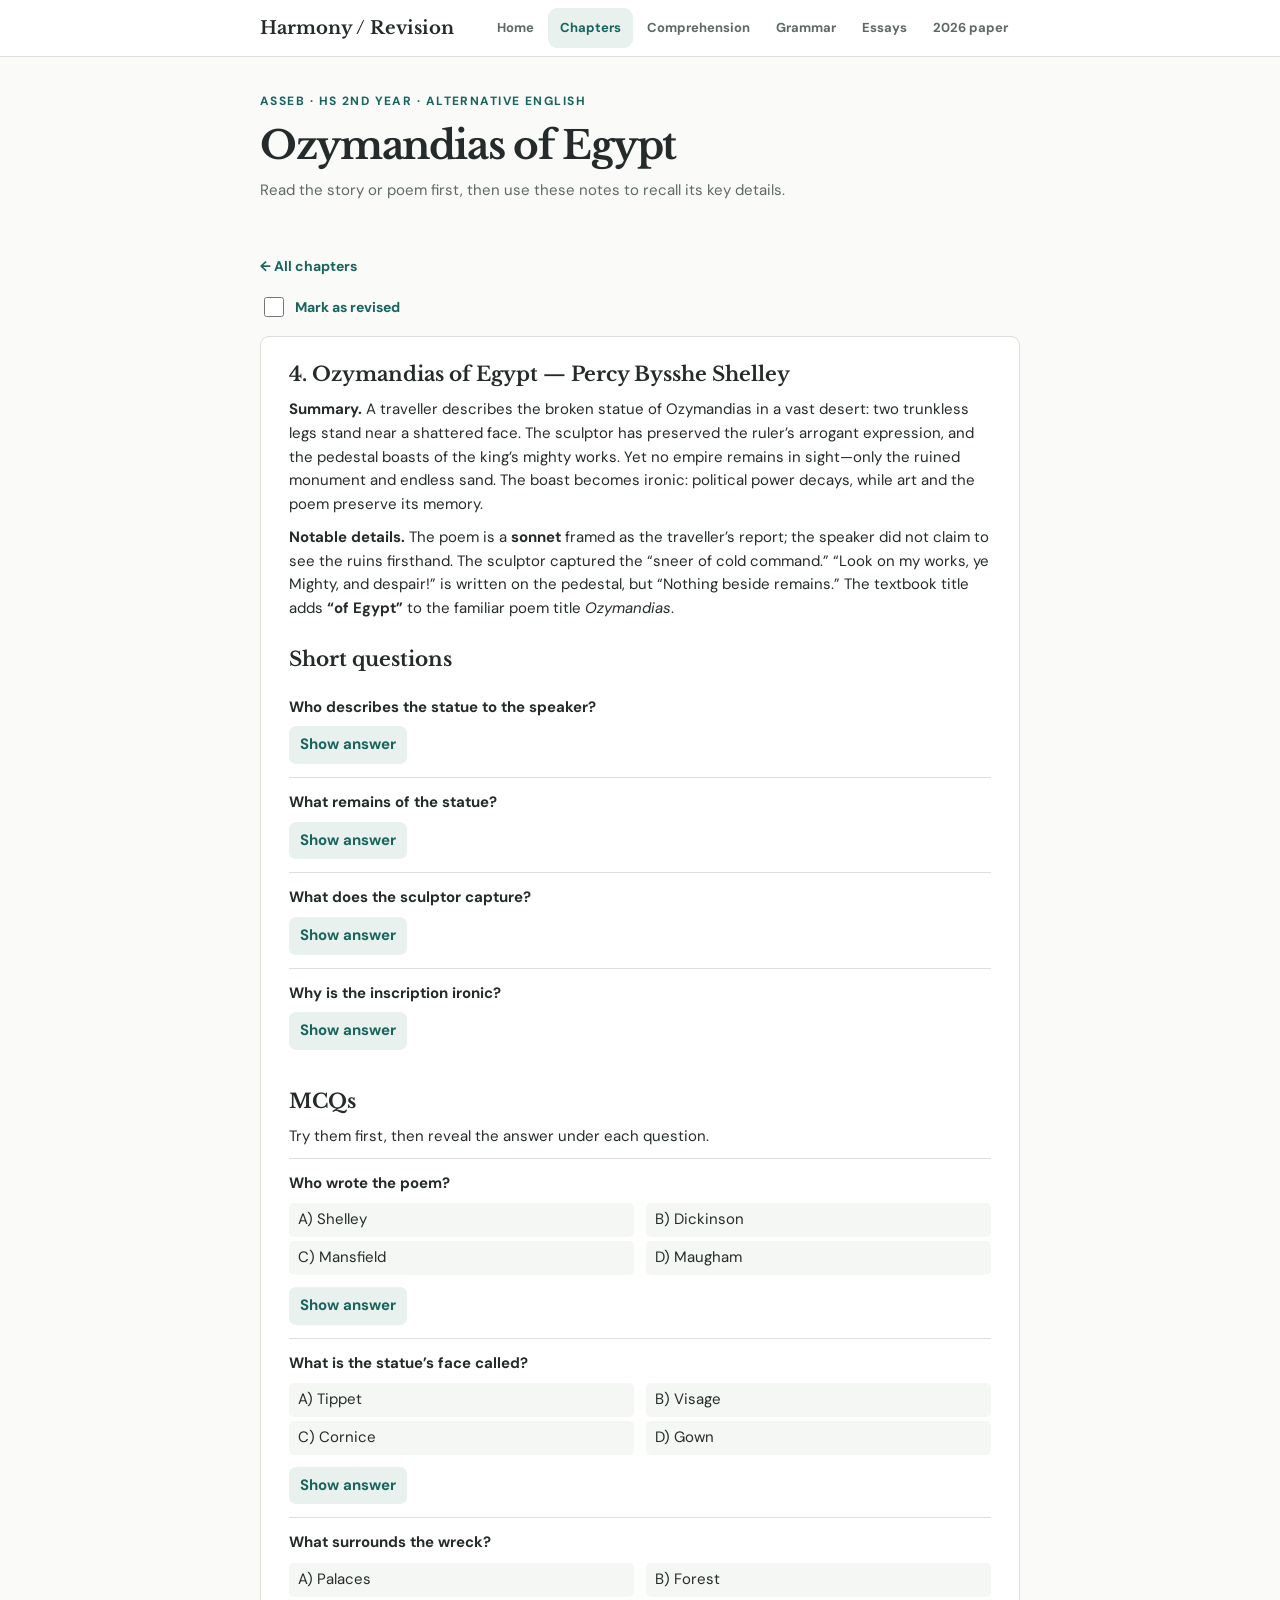
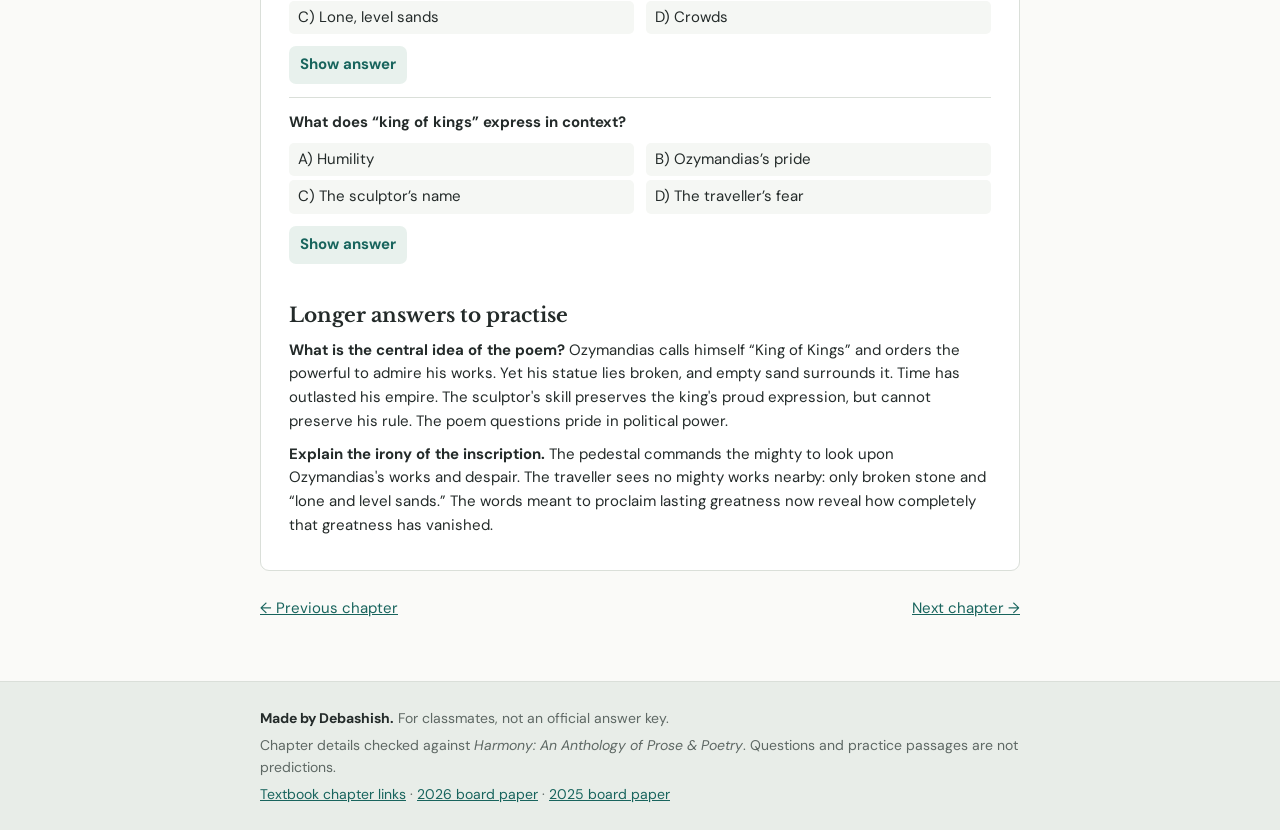
<file: ozymandias.html>
<!doctype html><html lang="en"><head><meta charset="utf-8"><meta name="viewport" content="width=device-width,initial-scale=1"><meta name="theme-color" content="#f8f7f3"><meta name="description" content="Readable Alternative English revision notes for ASSEB HS 2nd year: Harmony chapters, writing and practice."><title>Ozymandias of Egypt | Harmony Revision</title><link rel="stylesheet" href="style.css"></head><body><header class="top"><div class="shell"><a class="brand" href="index.html">Harmony / Revision</a><nav aria-label="Main navigation"><a href="index.html">Home</a><a href="chapters.html" aria-current="page">Chapters</a><a href="writing.html">Comprehension</a><a href="grammar.html">Grammar</a><a href="essays.html">Essays</a><a href="question-paper.html">2026 paper</a></nav></div></header><div class="shell"><header class="hero"><span class="eyebrow">ASSEB · HS 2nd Year · Alternative English</span><h1>Ozymandias of Egypt</h1><p>Read the story or poem first, then use these notes to recall its key details.</p></header><main class="main"><a class="crumb" href="chapters.html">← All chapters</a><label class="progress"><input type="checkbox" data-done="ozymandias"> Mark as revised</label><article class="article"><h2>4. Ozymandias of Egypt — Percy Bysshe Shelley</h2>
<p><strong>Summary.</strong> A traveller describes the broken statue of Ozymandias in a vast desert: two trunkless legs stand near a shattered face. The sculptor has preserved the ruler’s arrogant expression, and the pedestal boasts of the king’s mighty works. Yet no empire remains in sight—only the ruined monument and endless sand. The boast becomes ironic: political power decays, while art and the poem preserve its memory.</p>
<p><strong>Notable details.</strong> The poem is a <strong>sonnet</strong> framed as the traveller’s report; the speaker did not claim to see the ruins firsthand. The sculptor captured the “sneer of cold command.” “Look on my works, ye Mighty, and despair!” is written on the pedestal, but “Nothing beside remains.” The textbook title adds <strong>“of Egypt”</strong> to the familiar poem title <em>Ozymandias</em>.</p><h2>Short questions</h2><div class="qcard"><p><strong>Who describes the statue to the speaker?</strong></p><details><summary>Show answer</summary><p>A traveller from an antique land.</p></details></div><div class="qcard"><p><strong>What remains of the statue?</strong></p><details><summary>Show answer</summary><p>Two huge trunkless legs, a half-buried broken face, and its pedestal.</p></details></div><div class="qcard"><p><strong>What does the sculptor capture?</strong></p><details><summary>Show answer</summary><p>The king’s proud, harsh expression and passions.</p></details></div><div class="qcard"><p><strong>Why is the inscription ironic?</strong></p><details><summary>Show answer</summary><p>It praises magnificent works where only a wreck and empty desert remain.</p></details></div><h2>MCQs</h2><p>Try them first, then reveal the answer under each question.</p><div class="qcard"><p><strong>Who wrote the poem?</strong></p><div class="options"><span>A) Shelley</span><span>B) Dickinson</span><span>C) Mansfield</span><span>D) Maugham</span></div><details><summary>Show answer</summary><p><strong>A) Shelley</strong></p></details></div><div class="qcard"><p><strong>What is the statue’s face called?</strong></p><div class="options"><span>A) Tippet</span><span>B) Visage</span><span>C) Cornice</span><span>D) Gown</span></div><details><summary>Show answer</summary><p><strong>B) Visage</strong></p></details></div><div class="qcard"><p><strong>What surrounds the wreck?</strong></p><div class="options"><span>A) Palaces</span><span>B) Forest</span><span>C) Lone, level sands</span><span>D) Crowds</span></div><details><summary>Show answer</summary><p><strong>C) Lone, level sands</strong></p></details></div><div class="qcard"><p><strong>What does “king of kings” express in context?</strong></p><div class="options"><span>A) Humility</span><span>B) Ozymandias’s pride</span><span>C) The sculptor’s name</span><span>D) The traveller’s fear</span></div><details><summary>Show answer</summary><p><strong>B) Ozymandias’s pride</strong></p></details></div><h2>Longer answers to practise</h2><p><strong>What is the central idea of the poem?</strong> Ozymandias calls himself “King of Kings” and orders the powerful to admire his works. Yet his statue lies broken, and empty sand surrounds it. Time has outlasted his empire. The sculptor's skill preserves the king's proud expression, but cannot preserve his rule. The poem questions pride in political power.</p>
<p><strong>Explain the irony of the inscription.</strong> The pedestal commands the mighty to look upon Ozymandias's works and despair. The traveller sees no mighty works nearby: only broken stone and “lone and level sands.” The words meant to proclaim lasting greatness now reveal how completely that greatness has vanished.</p></article><div class="navchap"><a href="the-verger.html">← Previous chapter</a><a href="because-i-could-not-stop-for-death.html">Next chapter →</a></div></main></div><footer class="footer"><div class="shell"><p><strong>Made by Debashish.</strong> For classmates, not an official answer key.</p><p>Chapter details checked against <em>Harmony: An Anthology of Prose &amp; Poetry</em>. Questions and practice passages are not predictions.</p><p><a href="https://devlibrary.in/class-12-alternative-english-book">Textbook chapter links</a> · <a href="https://www.thetreasurenotes.in/2026/02/asseb-class-12-alternative-english-question-paper-2026.html">2026 board paper</a> · <a href="https://www.dynamictutorialsandservices.org/2025/06/alternative-english-question-paper-2025.html">2025 board paper</a></p></div></footer><script src="app.js"></script></body></html>
</file>
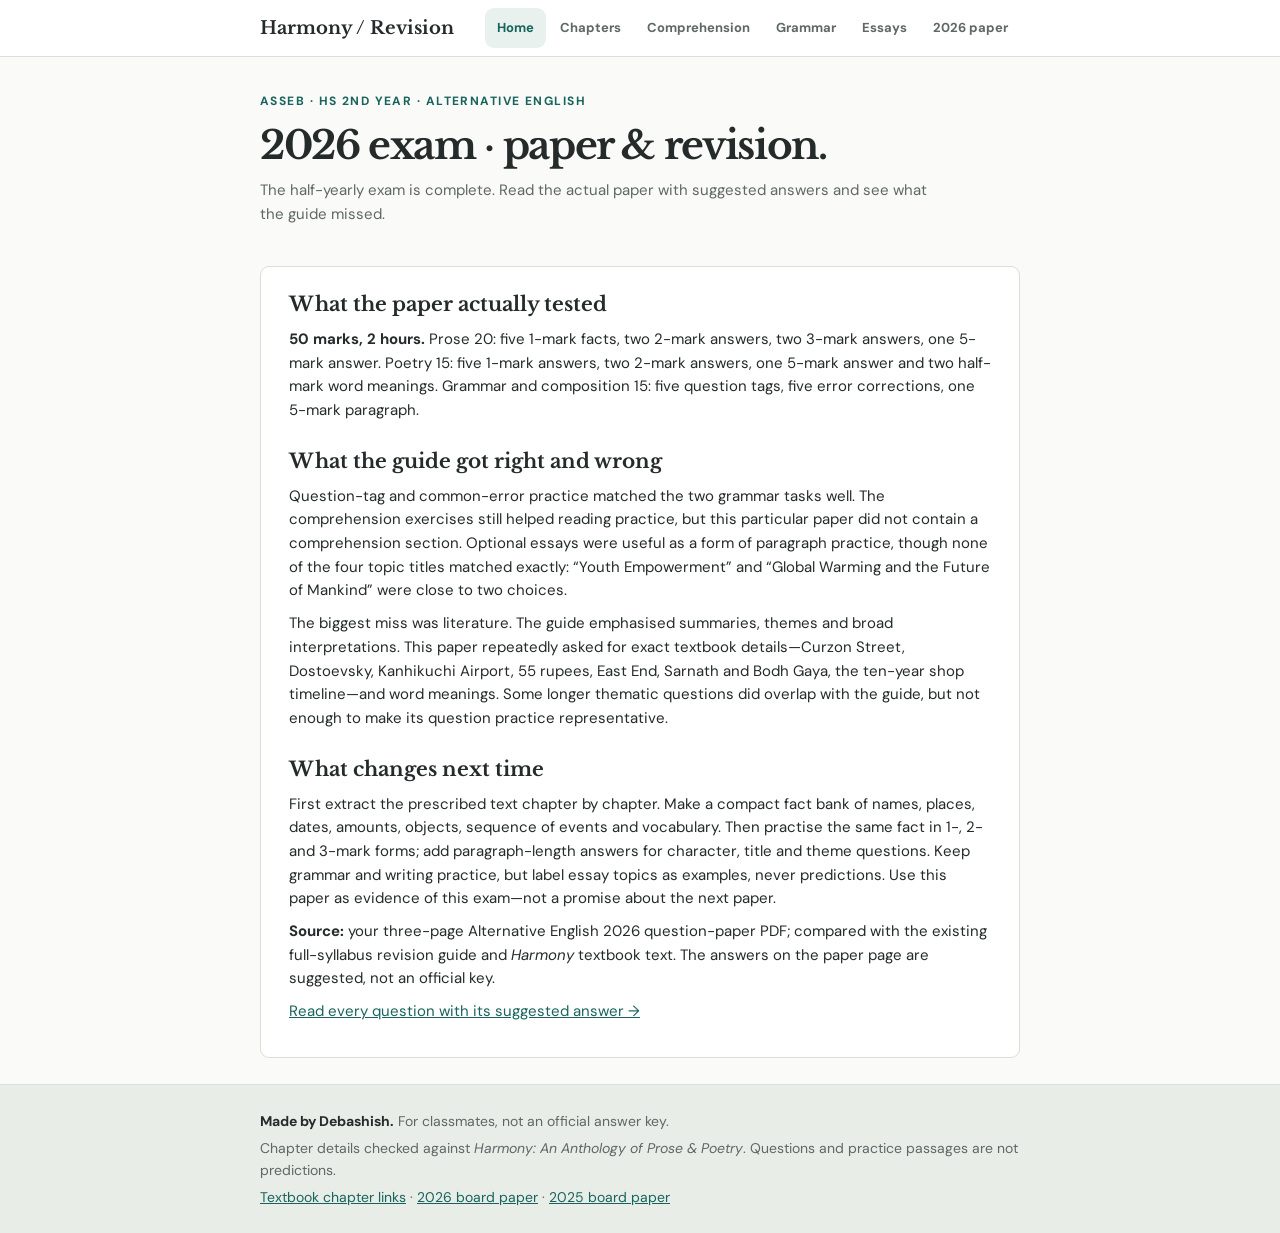
<file: paper-report.html>
<!doctype html><html lang="en"><head><meta charset="utf-8"><meta name="viewport" content="width=device-width,initial-scale=1"><meta name="theme-color" content="#f8f7f3"><meta name="description" content="Readable Alternative English revision notes for ASSEB HS 2nd year: Harmony chapters, writing and practice."><title>2026 exam · paper &amp; revision. | Harmony Revision</title><link rel="stylesheet" href="style.css"></head><body><header class="top"><div class="shell"><a class="brand" href="index.html">Harmony / Revision</a><nav aria-label="Main navigation"><a href="index.html" aria-current="page">Home</a><a href="chapters.html">Chapters</a><a href="writing.html">Comprehension</a><a href="grammar.html">Grammar</a><a href="essays.html">Essays</a><a href="question-paper.html">2026 paper</a></nav></div></header><div class="shell"><header class="hero"><span class="eyebrow">ASSEB · HS 2nd Year · Alternative English</span><h1>2026 exam · paper &amp; revision.</h1><p>The half-yearly exam is complete. Read the actual paper with suggested answers and see what the guide missed.</p></header><article class="article"><h2>What the paper actually tested</h2><p><strong>50 marks, 2 hours.</strong> Prose 20: five 1-mark facts, two 2-mark answers, two 3-mark answers, one 5-mark answer. Poetry 15: five 1-mark answers, two 2-mark answers, one 5-mark answer and two half-mark word meanings. Grammar and composition 15: five question tags, five error corrections, one 5-mark paragraph.</p><h2>What the guide got right and wrong</h2><p>Question-tag and common-error practice matched the two grammar tasks well. The comprehension exercises still helped reading practice, but this particular paper did not contain a comprehension section. Optional essays were useful as a form of paragraph practice, though none of the four topic titles matched exactly: “Youth Empowerment” and “Global Warming and the Future of Mankind” were close to two choices.</p><p>The biggest miss was literature. The guide emphasised summaries, themes and broad interpretations. This paper repeatedly asked for exact textbook details—Curzon Street, Dostoevsky, Kanhikuchi Airport, 55 rupees, East End, Sarnath and Bodh Gaya, the ten-year shop timeline—and word meanings. Some longer thematic questions did overlap with the guide, but not enough to make its question practice representative.</p><h2>What changes next time</h2><p>First extract the prescribed text chapter by chapter. Make a compact fact bank of names, places, dates, amounts, objects, sequence of events and vocabulary. Then practise the same fact in 1-, 2- and 3-mark forms; add paragraph-length answers for character, title and theme questions. Keep grammar and writing practice, but label essay topics as examples, never predictions. Use this paper as evidence of this exam—not a promise about the next paper.</p><p><strong>Source:</strong> your three-page Alternative English 2026 question-paper PDF; compared with the existing full-syllabus revision guide and <em>Harmony</em> textbook text. The answers on the paper page are suggested, not an official key.</p><p><a href="question-paper.html">Read every question with its suggested answer →</a></p></article></main></div><footer class="footer"><div class="shell"><p><strong>Made by Debashish.</strong> For classmates, not an official answer key.</p><p>Chapter details checked against <em>Harmony: An Anthology of Prose &amp; Poetry</em>. Questions and practice passages are not predictions.</p><p><a href="https://devlibrary.in/class-12-alternative-english-book">Textbook chapter links</a> · <a href="https://www.thetreasurenotes.in/2026/02/asseb-class-12-alternative-english-question-paper-2026.html">2026 board paper</a> · <a href="https://www.dynamictutorialsandservices.org/2025/06/alternative-english-question-paper-2025.html">2025 board paper</a></p></div></footer><script src="app.js"></script></body></html>
</file>
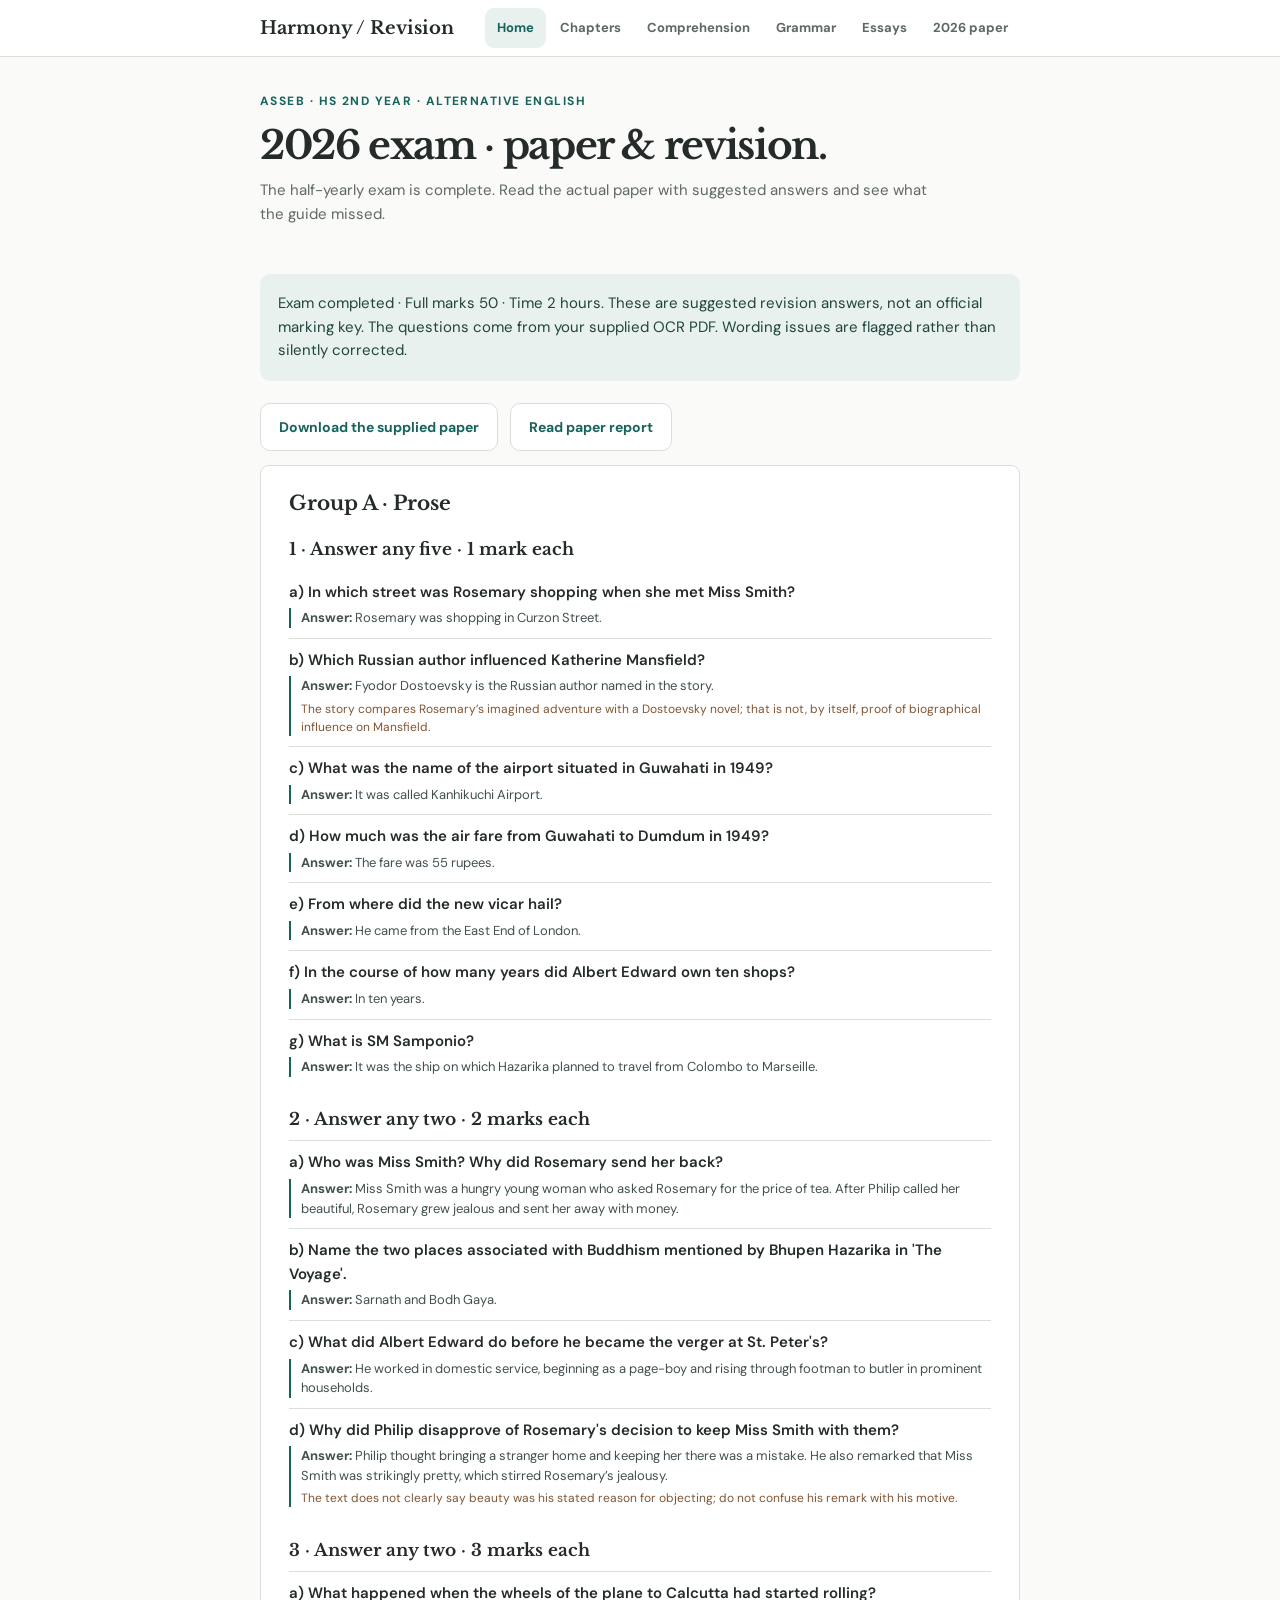
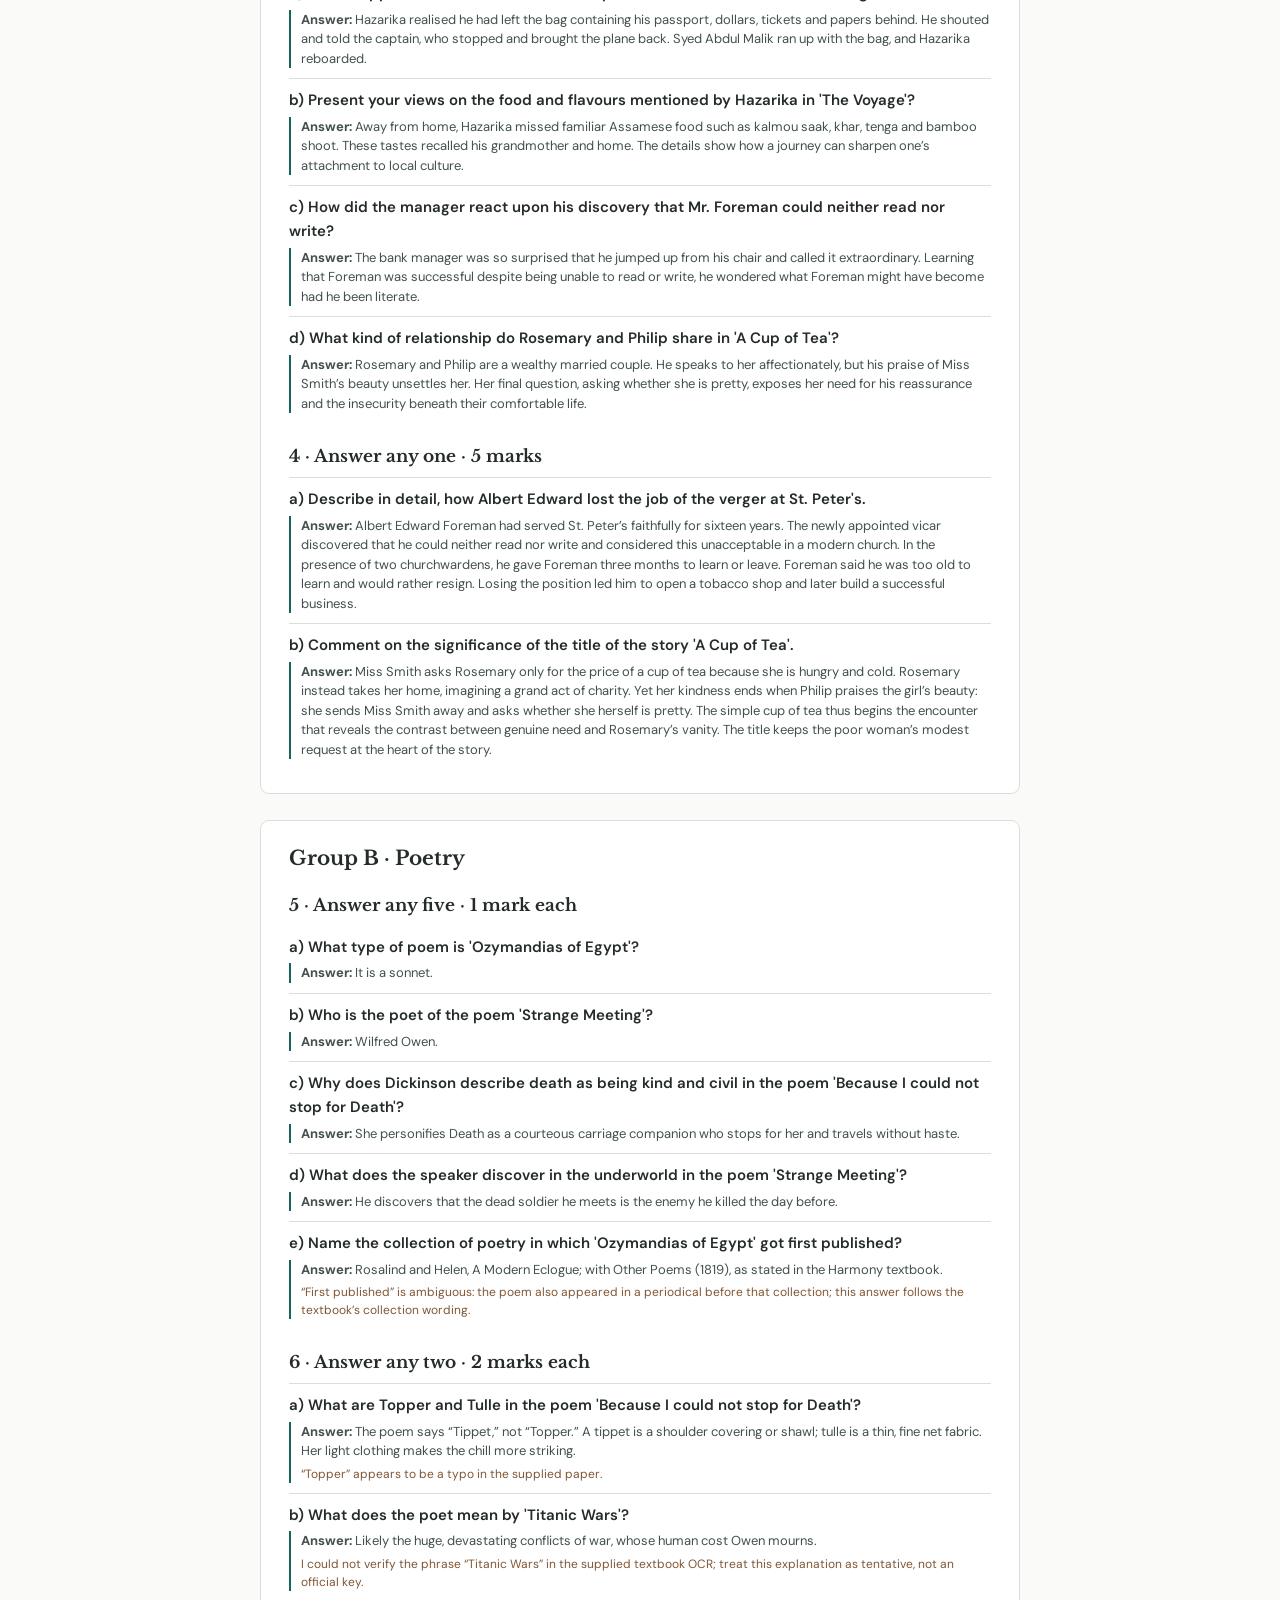
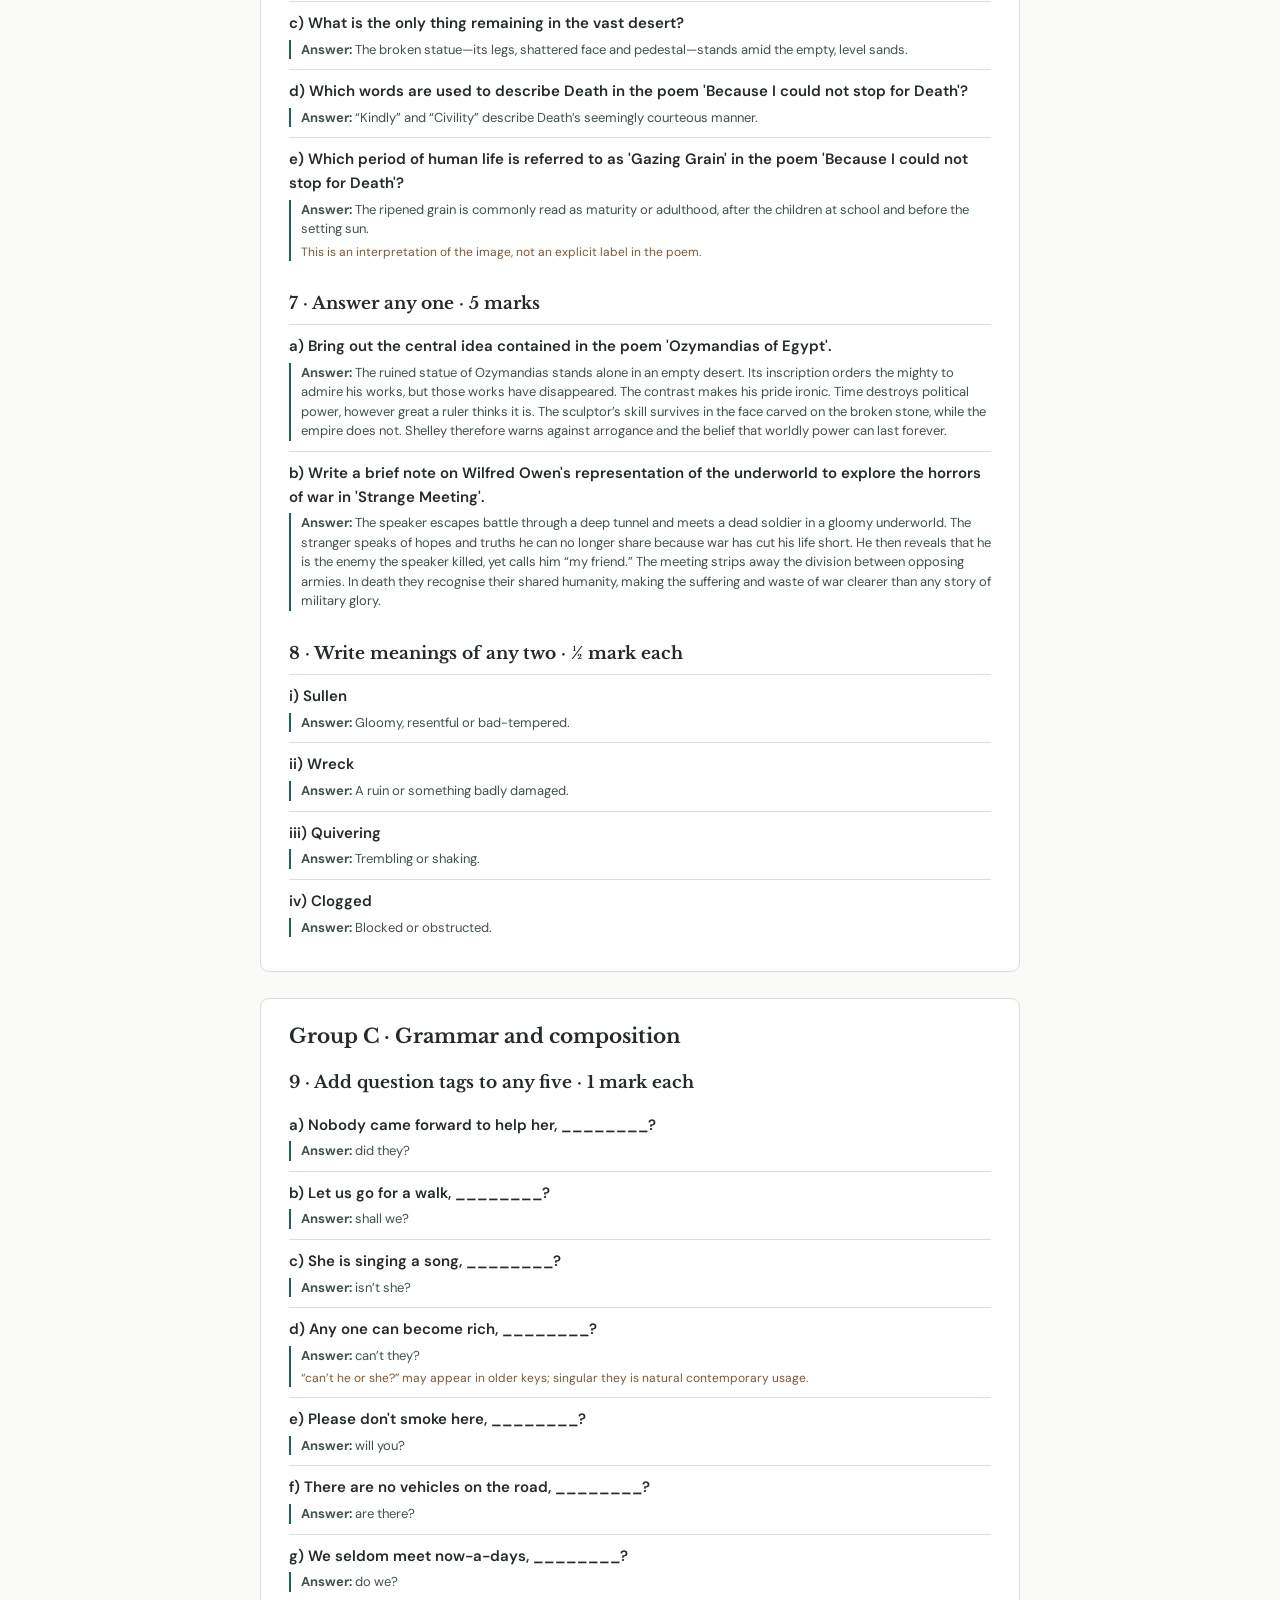
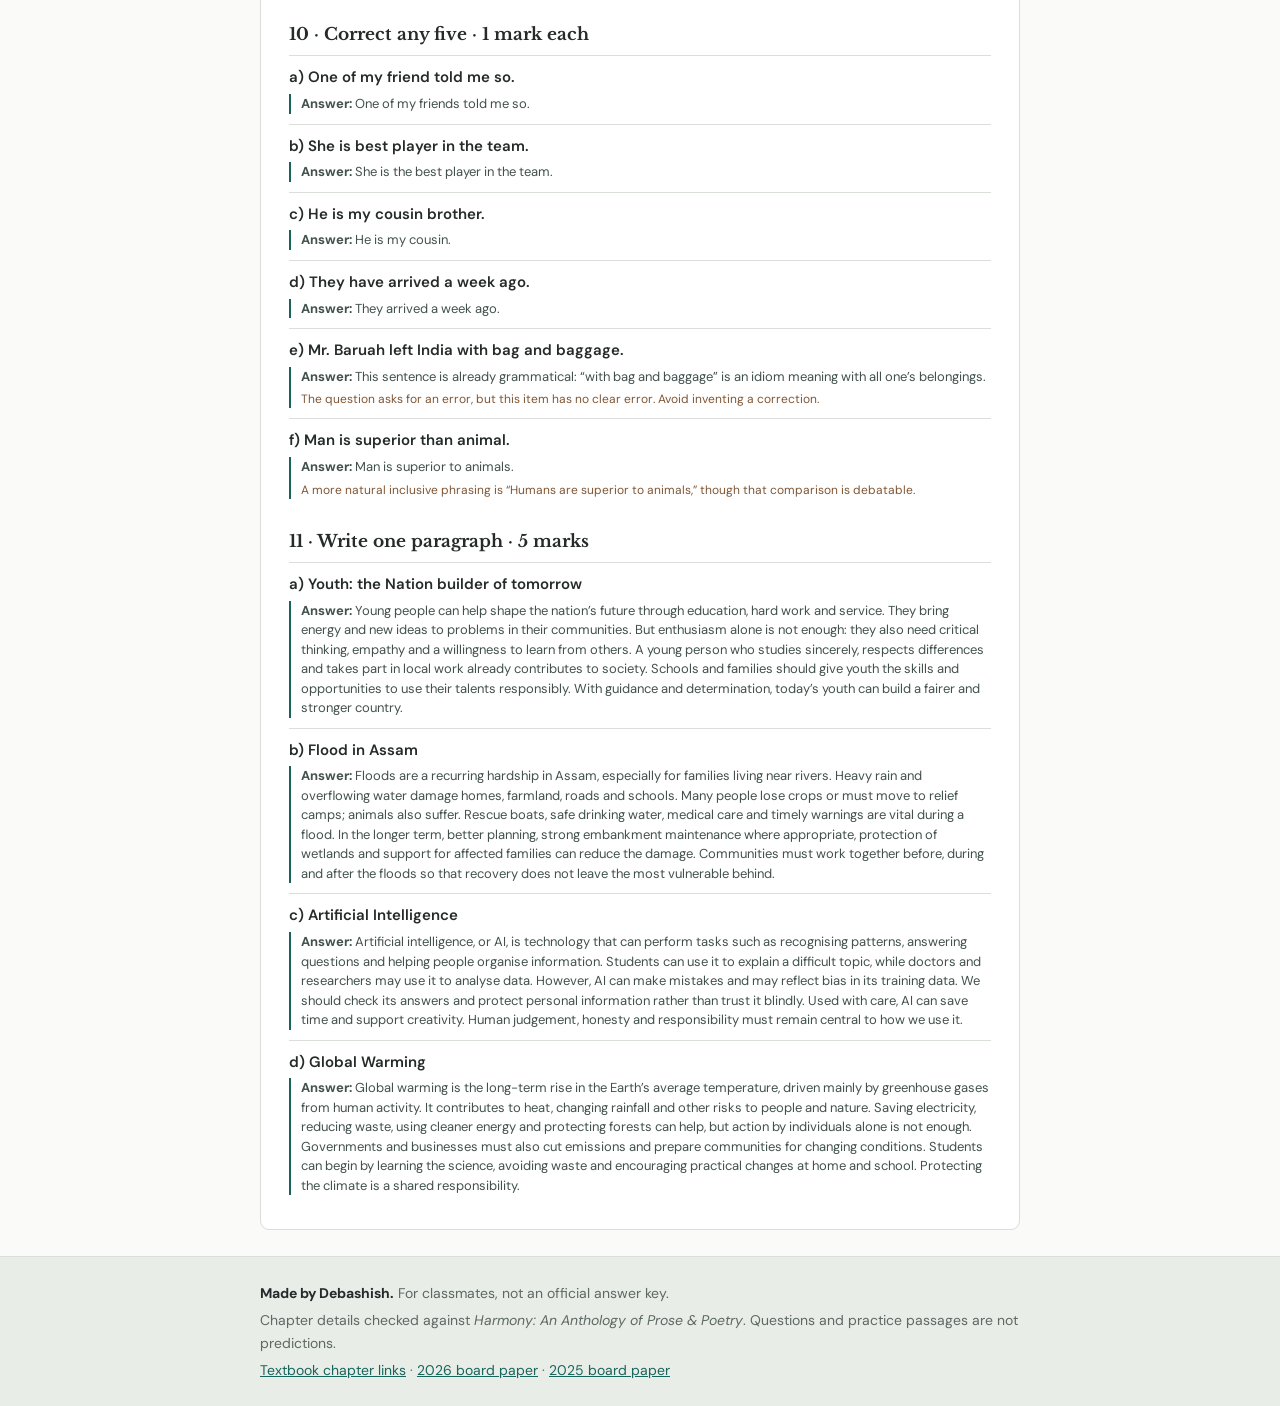
<file: question-paper.html>
<!doctype html><html lang="en"><head><meta charset="utf-8"><meta name="viewport" content="width=device-width,initial-scale=1"><meta name="theme-color" content="#f8f7f3"><meta name="description" content="Readable Alternative English revision notes for ASSEB HS 2nd year: Harmony chapters, writing and practice."><title>2026 exam · paper &amp; revision. | Harmony Revision</title><link rel="stylesheet" href="style.css"></head><body><header class="top"><div class="shell"><a class="brand" href="index.html">Harmony / Revision</a><nav aria-label="Main navigation"><a href="index.html" aria-current="page">Home</a><a href="chapters.html">Chapters</a><a href="writing.html">Comprehension</a><a href="grammar.html">Grammar</a><a href="essays.html">Essays</a><a href="question-paper.html">2026 paper</a></nav></div></header><div class="shell"><header class="hero"><span class="eyebrow">ASSEB · HS 2nd Year · Alternative English</span><h1>2026 exam · paper &amp; revision.</h1><p>The half-yearly exam is complete. Read the actual paper with suggested answers and see what the guide missed.</p></header><p class="notice">Exam completed · Full marks 50 · Time 2 hours. These are suggested revision answers, not an official marking key. The questions come from your supplied OCR PDF. Wording issues are flagged rather than silently corrected.</p><div class="actions"><a class="btn alt" href="Alternative_English_2026_Question_Paper.pdf" download>Download the supplied paper</a><a class="btn alt" href="paper-report.html">Read paper report</a></div><section class="article"><h2>Group A · Prose</h2><h3>1 · Answer any five · 1 mark each</h3><div class="paper-qa"><p>a) In which street was Rosemary shopping when she met Miss Smith?</p><div class="paper-answer"><strong>Answer:</strong> Rosemary was shopping in Curzon Street.</div></div><div class="paper-qa"><p>b) Which Russian author influenced Katherine Mansfield?</p><div class="paper-answer"><strong>Answer:</strong> Fyodor Dostoevsky is the Russian author named in the story.<span class="uncertain">The story compares Rosemary’s imagined adventure with a Dostoevsky novel; that is not, by itself, proof of biographical influence on Mansfield.</span></div></div><div class="paper-qa"><p>c) What was the name of the airport situated in Guwahati in 1949?</p><div class="paper-answer"><strong>Answer:</strong> It was called Kanhikuchi Airport.</div></div><div class="paper-qa"><p>d) How much was the air fare from Guwahati to Dumdum in 1949?</p><div class="paper-answer"><strong>Answer:</strong> The fare was 55 rupees.</div></div><div class="paper-qa"><p>e) From where did the new vicar hail?</p><div class="paper-answer"><strong>Answer:</strong> He came from the East End of London.</div></div><div class="paper-qa"><p>f) In the course of how many years did Albert Edward own ten shops?</p><div class="paper-answer"><strong>Answer:</strong> In ten years.</div></div><div class="paper-qa"><p>g) What is SM Samponio?</p><div class="paper-answer"><strong>Answer:</strong> It was the ship on which Hazarika planned to travel from Colombo to Marseille.</div></div><h3>2 · Answer any two · 2 marks each</h3><div class="paper-qa"><p>a) Who was Miss Smith? Why did Rosemary send her back?</p><div class="paper-answer"><strong>Answer:</strong> Miss Smith was a hungry young woman who asked Rosemary for the price of tea. After Philip called her beautiful, Rosemary grew jealous and sent her away with money.</div></div><div class="paper-qa"><p>b) Name the two places associated with Buddhism mentioned by Bhupen Hazarika in &#x27;The Voyage&#x27;.</p><div class="paper-answer"><strong>Answer:</strong> Sarnath and Bodh Gaya.</div></div><div class="paper-qa"><p>c) What did Albert Edward do before he became the verger at St. Peter&#x27;s?</p><div class="paper-answer"><strong>Answer:</strong> He worked in domestic service, beginning as a page-boy and rising through footman to butler in prominent households.</div></div><div class="paper-qa"><p>d) Why did Philip disapprove of Rosemary&#x27;s decision to keep Miss Smith with them?</p><div class="paper-answer"><strong>Answer:</strong> Philip thought bringing a stranger home and keeping her there was a mistake. He also remarked that Miss Smith was strikingly pretty, which stirred Rosemary’s jealousy.<span class="uncertain">The text does not clearly say beauty was his stated reason for objecting; do not confuse his remark with his motive.</span></div></div><h3>3 · Answer any two · 3 marks each</h3><div class="paper-qa"><p>a) What happened when the wheels of the plane to Calcutta had started rolling?</p><div class="paper-answer"><strong>Answer:</strong> Hazarika realised he had left the bag containing his passport, dollars, tickets and papers behind. He shouted and told the captain, who stopped and brought the plane back. Syed Abdul Malik ran up with the bag, and Hazarika reboarded.</div></div><div class="paper-qa"><p>b) Present your views on the food and flavours mentioned by Hazarika in &#x27;The Voyage&#x27;?</p><div class="paper-answer"><strong>Answer:</strong> Away from home, Hazarika missed familiar Assamese food such as kalmou saak, khar, tenga and bamboo shoot. These tastes recalled his grandmother and home. The details show how a journey can sharpen one’s attachment to local culture.</div></div><div class="paper-qa"><p>c) How did the manager react upon his discovery that Mr. Foreman could neither read nor write?</p><div class="paper-answer"><strong>Answer:</strong> The bank manager was so surprised that he jumped up from his chair and called it extraordinary. Learning that Foreman was successful despite being unable to read or write, he wondered what Foreman might have become had he been literate.</div></div><div class="paper-qa"><p>d) What kind of relationship do Rosemary and Philip share in &#x27;A Cup of Tea&#x27;?</p><div class="paper-answer"><strong>Answer:</strong> Rosemary and Philip are a wealthy married couple. He speaks to her affectionately, but his praise of Miss Smith’s beauty unsettles her. Her final question, asking whether she is pretty, exposes her need for his reassurance and the insecurity beneath their comfortable life.</div></div><h3>4 · Answer any one · 5 marks</h3><div class="paper-qa"><p>a) Describe in detail, how Albert Edward lost the job of the verger at St. Peter&#x27;s.</p><div class="paper-answer"><strong>Answer:</strong> Albert Edward Foreman had served St. Peter’s faithfully for sixteen years. The newly appointed vicar discovered that he could neither read nor write and considered this unacceptable in a modern church. In the presence of two churchwardens, he gave Foreman three months to learn or leave. Foreman said he was too old to learn and would rather resign. Losing the position led him to open a tobacco shop and later build a successful business.</div></div><div class="paper-qa"><p>b) Comment on the significance of the title of the story &#x27;A Cup of Tea&#x27;.</p><div class="paper-answer"><strong>Answer:</strong> Miss Smith asks Rosemary only for the price of a cup of tea because she is hungry and cold. Rosemary instead takes her home, imagining a grand act of charity. Yet her kindness ends when Philip praises the girl’s beauty: she sends Miss Smith away and asks whether she herself is pretty. The simple cup of tea thus begins the encounter that reveals the contrast between genuine need and Rosemary’s vanity. The title keeps the poor woman’s modest request at the heart of the story.</div></div></section><section class="article"><h2>Group B · Poetry</h2><h3>5 · Answer any five · 1 mark each</h3><div class="paper-qa"><p>a) What type of poem is &#x27;Ozymandias of Egypt&#x27;?</p><div class="paper-answer"><strong>Answer:</strong> It is a sonnet.</div></div><div class="paper-qa"><p>b) Who is the poet of the poem &#x27;Strange Meeting&#x27;?</p><div class="paper-answer"><strong>Answer:</strong> Wilfred Owen.</div></div><div class="paper-qa"><p>c) Why does Dickinson describe death as being kind and civil in the poem &#x27;Because I could not stop for Death&#x27;?</p><div class="paper-answer"><strong>Answer:</strong> She personifies Death as a courteous carriage companion who stops for her and travels without haste.</div></div><div class="paper-qa"><p>d) What does the speaker discover in the underworld in the poem &#x27;Strange Meeting&#x27;?</p><div class="paper-answer"><strong>Answer:</strong> He discovers that the dead soldier he meets is the enemy he killed the day before.</div></div><div class="paper-qa"><p>e) Name the collection of poetry in which &#x27;Ozymandias of Egypt&#x27; got first published?</p><div class="paper-answer"><strong>Answer:</strong> Rosalind and Helen, A Modern Eclogue; with Other Poems (1819), as stated in the Harmony textbook.<span class="uncertain">“First published” is ambiguous: the poem also appeared in a periodical before that collection; this answer follows the textbook’s collection wording.</span></div></div><h3>6 · Answer any two · 2 marks each</h3><div class="paper-qa"><p>a) What are Topper and Tulle in the poem &#x27;Because I could not stop for Death&#x27;?</p><div class="paper-answer"><strong>Answer:</strong> The poem says “Tippet,” not “Topper.” A tippet is a shoulder covering or shawl; tulle is a thin, fine net fabric. Her light clothing makes the chill more striking.<span class="uncertain">“Topper” appears to be a typo in the supplied paper.</span></div></div><div class="paper-qa"><p>b) What does the poet mean by &#x27;Titanic Wars&#x27;?</p><div class="paper-answer"><strong>Answer:</strong> Likely the huge, devastating conflicts of war, whose human cost Owen mourns.<span class="uncertain">I could not verify the phrase “Titanic Wars” in the supplied textbook OCR; treat this explanation as tentative, not an official key.</span></div></div><div class="paper-qa"><p>c) What is the only thing remaining in the vast desert?</p><div class="paper-answer"><strong>Answer:</strong> The broken statue—its legs, shattered face and pedestal—stands amid the empty, level sands.</div></div><div class="paper-qa"><p>d) Which words are used to describe Death in the poem &#x27;Because I could not stop for Death&#x27;?</p><div class="paper-answer"><strong>Answer:</strong> “Kindly” and “Civility” describe Death’s seemingly courteous manner.</div></div><div class="paper-qa"><p>e) Which period of human life is referred to as &#x27;Gazing Grain&#x27; in the poem &#x27;Because I could not stop for Death&#x27;?</p><div class="paper-answer"><strong>Answer:</strong> The ripened grain is commonly read as maturity or adulthood, after the children at school and before the setting sun.<span class="uncertain">This is an interpretation of the image, not an explicit label in the poem.</span></div></div><h3>7 · Answer any one · 5 marks</h3><div class="paper-qa"><p>a) Bring out the central idea contained in the poem &#x27;Ozymandias of Egypt&#x27;.</p><div class="paper-answer"><strong>Answer:</strong> The ruined statue of Ozymandias stands alone in an empty desert. Its inscription orders the mighty to admire his works, but those works have disappeared. The contrast makes his pride ironic. Time destroys political power, however great a ruler thinks it is. The sculptor’s skill survives in the face carved on the broken stone, while the empire does not. Shelley therefore warns against arrogance and the belief that worldly power can last forever.</div></div><div class="paper-qa"><p>b) Write a brief note on Wilfred Owen&#x27;s representation of the underworld to explore the horrors of war in &#x27;Strange Meeting&#x27;.</p><div class="paper-answer"><strong>Answer:</strong> The speaker escapes battle through a deep tunnel and meets a dead soldier in a gloomy underworld. The stranger speaks of hopes and truths he can no longer share because war has cut his life short. He then reveals that he is the enemy the speaker killed, yet calls him “my friend.” The meeting strips away the division between opposing armies. In death they recognise their shared humanity, making the suffering and waste of war clearer than any story of military glory.</div></div><h3>8 · Write meanings of any two · ½ mark each</h3><div class="paper-qa"><p>i) Sullen</p><div class="paper-answer"><strong>Answer:</strong> Gloomy, resentful or bad-tempered.</div></div><div class="paper-qa"><p>ii) Wreck</p><div class="paper-answer"><strong>Answer:</strong> A ruin or something badly damaged.</div></div><div class="paper-qa"><p>iii) Quivering</p><div class="paper-answer"><strong>Answer:</strong> Trembling or shaking.</div></div><div class="paper-qa"><p>iv) Clogged</p><div class="paper-answer"><strong>Answer:</strong> Blocked or obstructed.</div></div></section><section class="article"><h2>Group C · Grammar and composition</h2><h3>9 · Add question tags to any five · 1 mark each</h3><div class="paper-qa"><p>a) Nobody came forward to help her, ________?</p><div class="paper-answer"><strong>Answer:</strong> did they?</div></div><div class="paper-qa"><p>b) Let us go for a walk, ________?</p><div class="paper-answer"><strong>Answer:</strong> shall we?</div></div><div class="paper-qa"><p>c) She is singing a song, ________?</p><div class="paper-answer"><strong>Answer:</strong> isn’t she?</div></div><div class="paper-qa"><p>d) Any one can become rich, ________?</p><div class="paper-answer"><strong>Answer:</strong> can’t they?<span class="uncertain">“can’t he or she?” may appear in older keys; singular they is natural contemporary usage.</span></div></div><div class="paper-qa"><p>e) Please don&#x27;t smoke here, ________?</p><div class="paper-answer"><strong>Answer:</strong> will you?</div></div><div class="paper-qa"><p>f) There are no vehicles on the road, ________?</p><div class="paper-answer"><strong>Answer:</strong> are there?</div></div><div class="paper-qa"><p>g) We seldom meet now-a-days, ________?</p><div class="paper-answer"><strong>Answer:</strong> do we?</div></div><h3>10 · Correct any five · 1 mark each</h3><div class="paper-qa"><p>a) One of my friend told me so.</p><div class="paper-answer"><strong>Answer:</strong> One of my friends told me so.</div></div><div class="paper-qa"><p>b) She is best player in the team.</p><div class="paper-answer"><strong>Answer:</strong> She is the best player in the team.</div></div><div class="paper-qa"><p>c) He is my cousin brother.</p><div class="paper-answer"><strong>Answer:</strong> He is my cousin.</div></div><div class="paper-qa"><p>d) They have arrived a week ago.</p><div class="paper-answer"><strong>Answer:</strong> They arrived a week ago.</div></div><div class="paper-qa"><p>e) Mr. Baruah left India with bag and baggage.</p><div class="paper-answer"><strong>Answer:</strong> This sentence is already grammatical: “with bag and baggage” is an idiom meaning with all one’s belongings.<span class="uncertain">The question asks for an error, but this item has no clear error. Avoid inventing a correction.</span></div></div><div class="paper-qa"><p>f) Man is superior than animal.</p><div class="paper-answer"><strong>Answer:</strong> Man is superior to animals.<span class="uncertain">A more natural inclusive phrasing is “Humans are superior to animals,” though that comparison is debatable.</span></div></div><h3>11 · Write one paragraph · 5 marks</h3><div class="paper-qa"><p>a) Youth: the Nation builder of tomorrow</p><div class="paper-answer"><strong>Answer:</strong> Young people can help shape the nation’s future through education, hard work and service. They bring energy and new ideas to problems in their communities. But enthusiasm alone is not enough: they also need critical thinking, empathy and a willingness to learn from others. A young person who studies sincerely, respects differences and takes part in local work already contributes to society. Schools and families should give youth the skills and opportunities to use their talents responsibly. With guidance and determination, today’s youth can build a fairer and stronger country.</div></div><div class="paper-qa"><p>b) Flood in Assam</p><div class="paper-answer"><strong>Answer:</strong> Floods are a recurring hardship in Assam, especially for families living near rivers. Heavy rain and overflowing water damage homes, farmland, roads and schools. Many people lose crops or must move to relief camps; animals also suffer. Rescue boats, safe drinking water, medical care and timely warnings are vital during a flood. In the longer term, better planning, strong embankment maintenance where appropriate, protection of wetlands and support for affected families can reduce the damage. Communities must work together before, during and after the floods so that recovery does not leave the most vulnerable behind.</div></div><div class="paper-qa"><p>c) Artificial Intelligence</p><div class="paper-answer"><strong>Answer:</strong> Artificial intelligence, or AI, is technology that can perform tasks such as recognising patterns, answering questions and helping people organise information. Students can use it to explain a difficult topic, while doctors and researchers may use it to analyse data. However, AI can make mistakes and may reflect bias in its training data. We should check its answers and protect personal information rather than trust it blindly. Used with care, AI can save time and support creativity. Human judgement, honesty and responsibility must remain central to how we use it.</div></div><div class="paper-qa"><p>d) Global Warming</p><div class="paper-answer"><strong>Answer:</strong> Global warming is the long-term rise in the Earth’s average temperature, driven mainly by greenhouse gases from human activity. It contributes to heat, changing rainfall and other risks to people and nature. Saving electricity, reducing waste, using cleaner energy and protecting forests can help, but action by individuals alone is not enough. Governments and businesses must also cut emissions and prepare communities for changing conditions. Students can begin by learning the science, avoiding waste and encouraging practical changes at home and school. Protecting the climate is a shared responsibility.</div></div></section></main></div><footer class="footer"><div class="shell"><p><strong>Made by Debashish.</strong> For classmates, not an official answer key.</p><p>Chapter details checked against <em>Harmony: An Anthology of Prose &amp; Poetry</em>. Questions and practice passages are not predictions.</p><p><a href="https://devlibrary.in/class-12-alternative-english-book">Textbook chapter links</a> · <a href="https://www.thetreasurenotes.in/2026/02/asseb-class-12-alternative-english-question-paper-2026.html">2026 board paper</a> · <a href="https://www.dynamictutorialsandservices.org/2025/06/alternative-english-question-paper-2025.html">2025 board paper</a></p></div></footer><script src="app.js"></script></body></html>
</file>
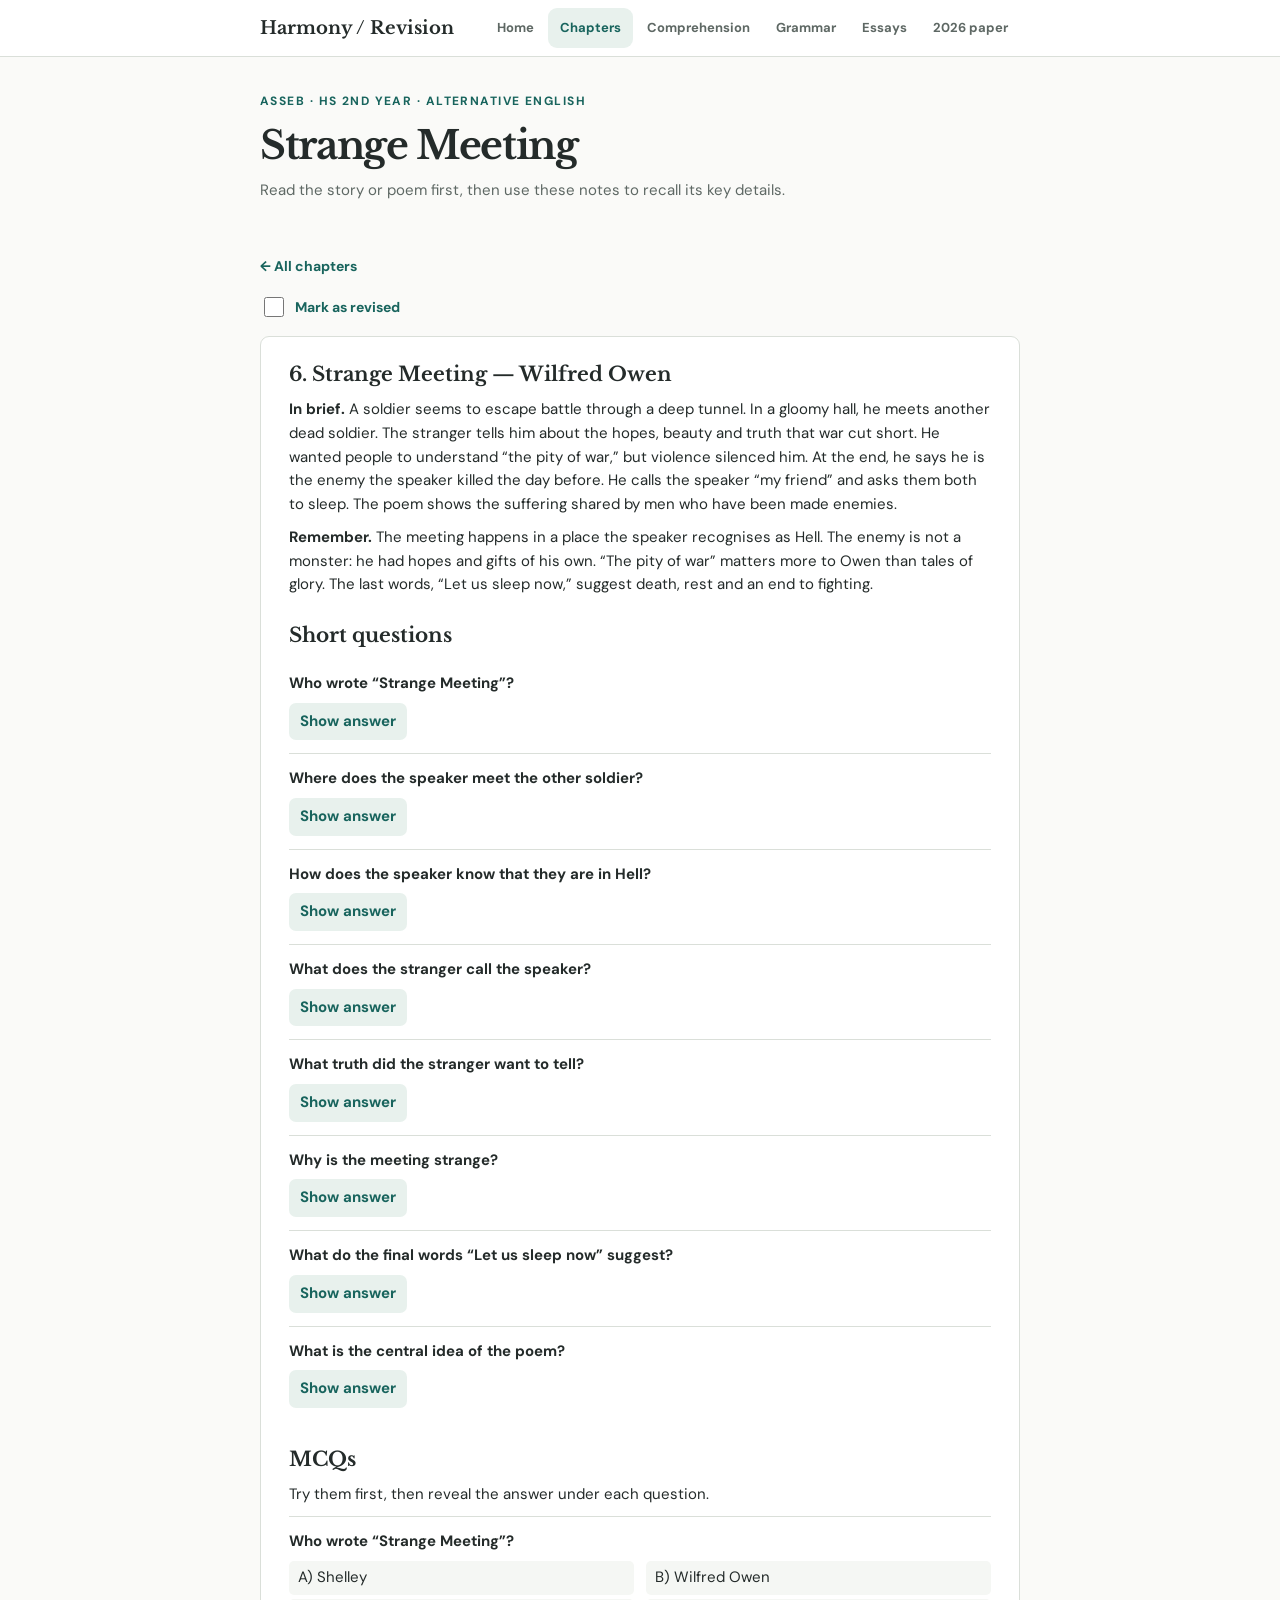
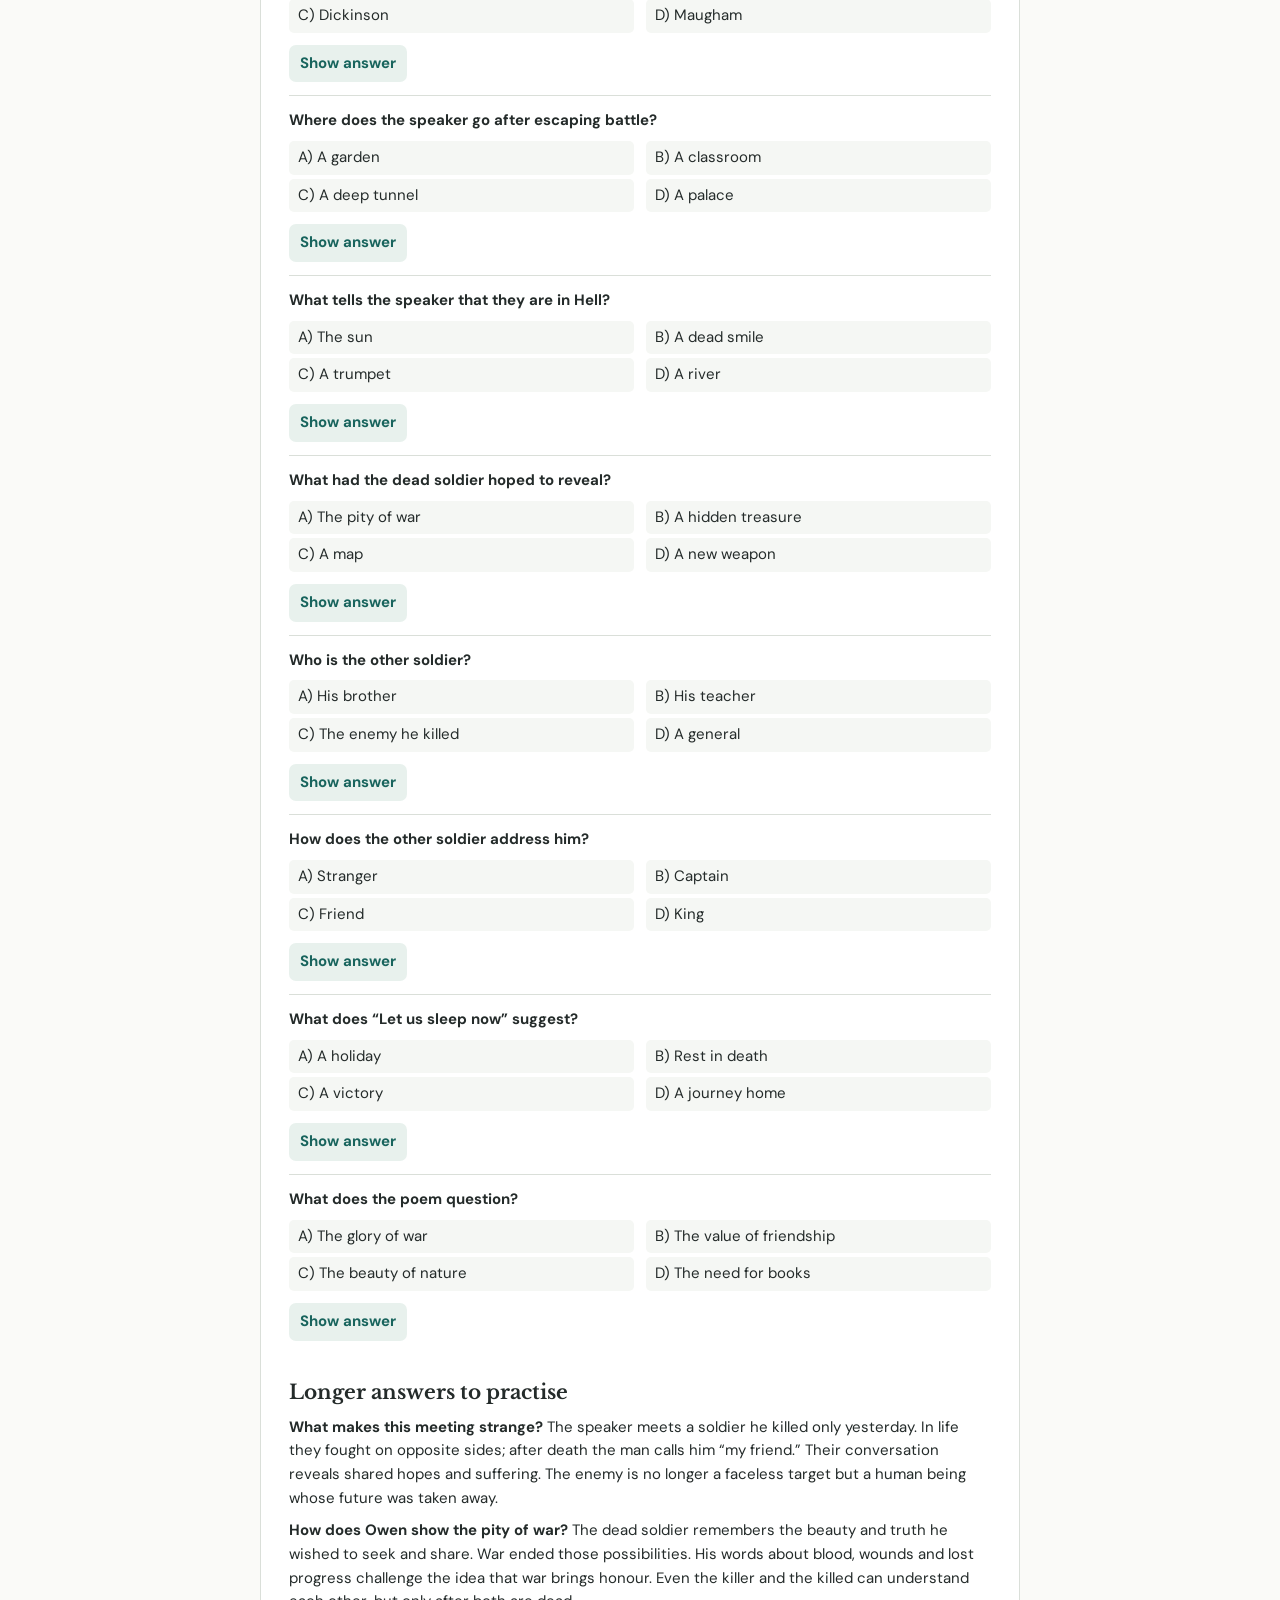
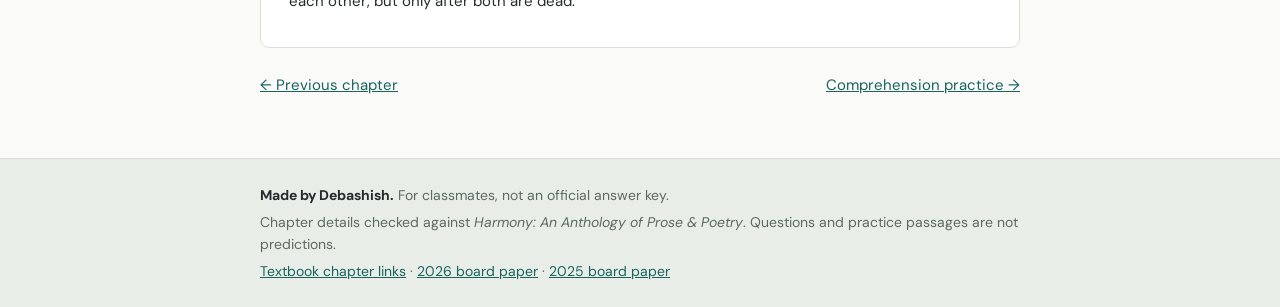
<file: strange-meeting.html>
<!doctype html><html lang="en"><head><meta charset="utf-8"><meta name="viewport" content="width=device-width,initial-scale=1"><meta name="theme-color" content="#f8f7f3"><meta name="description" content="Readable Alternative English revision notes for ASSEB HS 2nd year: Harmony chapters, writing and practice."><title>Strange Meeting | Harmony Revision</title><link rel="stylesheet" href="style.css"></head><body><header class="top"><div class="shell"><a class="brand" href="index.html">Harmony / Revision</a><nav aria-label="Main navigation"><a href="index.html">Home</a><a href="chapters.html" aria-current="page">Chapters</a><a href="writing.html">Comprehension</a><a href="grammar.html">Grammar</a><a href="essays.html">Essays</a><a href="question-paper.html">2026 paper</a></nav></div></header><div class="shell"><header class="hero"><span class="eyebrow">ASSEB · HS 2nd Year · Alternative English</span><h1>Strange Meeting</h1><p>Read the story or poem first, then use these notes to recall its key details.</p></header><main class="main"><a class="crumb" href="chapters.html">← All chapters</a><label class="progress"><input type="checkbox" data-done="strange-meeting"> Mark as revised</label><article class="article"><h2>6. Strange Meeting — Wilfred Owen</h2>
<p><strong>In brief.</strong> A soldier seems to escape battle through a deep tunnel. In a gloomy hall, he meets another dead soldier. The stranger tells him about the hopes, beauty and truth that war cut short. He wanted people to understand “the pity of war,” but violence silenced him. At the end, he says he is the enemy the speaker killed the day before. He calls the speaker “my friend” and asks them both to sleep. The poem shows the suffering shared by men who have been made enemies.</p>
<p><strong>Remember.</strong> The meeting happens in a place the speaker recognises as Hell. The enemy is not a monster: he had hopes and gifts of his own. “The pity of war” matters more to Owen than tales of glory. The last words, “Let us sleep now,” suggest death, rest and an end to fighting.</p><h2>Short questions</h2><div class="qcard"><p><strong>Who wrote “Strange Meeting”?</strong></p><details><summary>Show answer</summary><p>Wilfred Owen.</p></details></div><div class="qcard"><p><strong>Where does the speaker meet the other soldier?</strong></p><details><summary>Show answer</summary><p>In a dark underground hall that he recognises as Hell.</p></details></div><div class="qcard"><p><strong>How does the speaker know that they are in Hell?</strong></p><details><summary>Show answer</summary><p>He recognises it from the other man&#x27;s dead smile.</p></details></div><div class="qcard"><p><strong>What does the stranger call the speaker?</strong></p><details><summary>Show answer</summary><p>He calls him his friend, even though the speaker killed him.</p></details></div><div class="qcard"><p><strong>What truth did the stranger want to tell?</strong></p><details><summary>Show answer</summary><p>He wanted to tell people about the pity and suffering caused by war.</p></details></div><div class="qcard"><p><strong>Why is the meeting strange?</strong></p><details><summary>Show answer</summary><p>The speaker meets the enemy he killed, but they speak as fellow human beings rather than enemies.</p></details></div><div class="qcard"><p><strong>What do the final words “Let us sleep now” suggest?</strong></p><details><summary>Show answer</summary><p>They suggest rest in death after the pain of war.</p></details></div><div class="qcard"><p><strong>What is the central idea of the poem?</strong></p><details><summary>Show answer</summary><p>War destroys lives and hopes; soldiers on opposite sides share the same humanity.</p></details></div><h2>MCQs</h2><p>Try them first, then reveal the answer under each question.</p><div class="qcard"><p><strong>Who wrote “Strange Meeting”?</strong></p><div class="options"><span>A) Shelley</span><span>B) Wilfred Owen</span><span>C) Dickinson</span><span>D) Maugham</span></div><details><summary>Show answer</summary><p><strong>B) Wilfred Owen</strong></p></details></div><div class="qcard"><p><strong>Where does the speaker go after escaping battle?</strong></p><div class="options"><span>A) A garden</span><span>B) A classroom</span><span>C) A deep tunnel</span><span>D) A palace</span></div><details><summary>Show answer</summary><p><strong>C) A deep tunnel</strong></p></details></div><div class="qcard"><p><strong>What tells the speaker that they are in Hell?</strong></p><div class="options"><span>A) The sun</span><span>B) A dead smile</span><span>C) A trumpet</span><span>D) A river</span></div><details><summary>Show answer</summary><p><strong>B) A dead smile</strong></p></details></div><div class="qcard"><p><strong>What had the dead soldier hoped to reveal?</strong></p><div class="options"><span>A) The pity of war</span><span>B) A hidden treasure</span><span>C) A map</span><span>D) A new weapon</span></div><details><summary>Show answer</summary><p><strong>A) The pity of war</strong></p></details></div><div class="qcard"><p><strong>Who is the other soldier?</strong></p><div class="options"><span>A) His brother</span><span>B) His teacher</span><span>C) The enemy he killed</span><span>D) A general</span></div><details><summary>Show answer</summary><p><strong>C) The enemy he killed</strong></p></details></div><div class="qcard"><p><strong>How does the other soldier address him?</strong></p><div class="options"><span>A) Stranger</span><span>B) Captain</span><span>C) Friend</span><span>D) King</span></div><details><summary>Show answer</summary><p><strong>C) Friend</strong></p></details></div><div class="qcard"><p><strong>What does “Let us sleep now” suggest?</strong></p><div class="options"><span>A) A holiday</span><span>B) Rest in death</span><span>C) A victory</span><span>D) A journey home</span></div><details><summary>Show answer</summary><p><strong>B) Rest in death</strong></p></details></div><div class="qcard"><p><strong>What does the poem question?</strong></p><div class="options"><span>A) The glory of war</span><span>B) The value of friendship</span><span>C) The beauty of nature</span><span>D) The need for books</span></div><details><summary>Show answer</summary><p><strong>A) The glory of war</strong></p></details></div><h2>Longer answers to practise</h2><p><strong>What makes this meeting strange?</strong> The speaker meets a soldier he killed only yesterday. In life they fought on opposite sides; after death the man calls him “my friend.” Their conversation reveals shared hopes and suffering. The enemy is no longer a faceless target but a human being whose future was taken away.</p>
<p><strong>How does Owen show the pity of war?</strong> The dead soldier remembers the beauty and truth he wished to seek and share. War ended those possibilities. His words about blood, wounds and lost progress challenge the idea that war brings honour. Even the killer and the killed can understand each other, but only after both are dead.</p></article><div class="navchap"><a href="because-i-could-not-stop-for-death.html">← Previous chapter</a><a href="writing.html">Comprehension practice →</a></div></main></div><footer class="footer"><div class="shell"><p><strong>Made by Debashish.</strong> For classmates, not an official answer key.</p><p>Chapter details checked against <em>Harmony: An Anthology of Prose &amp; Poetry</em>. Questions and practice passages are not predictions.</p><p><a href="https://devlibrary.in/class-12-alternative-english-book">Textbook chapter links</a> · <a href="https://www.thetreasurenotes.in/2026/02/asseb-class-12-alternative-english-question-paper-2026.html">2026 board paper</a> · <a href="https://www.dynamictutorialsandservices.org/2025/06/alternative-english-question-paper-2025.html">2025 board paper</a></p></div></footer><script src="app.js"></script></body></html>
</file>
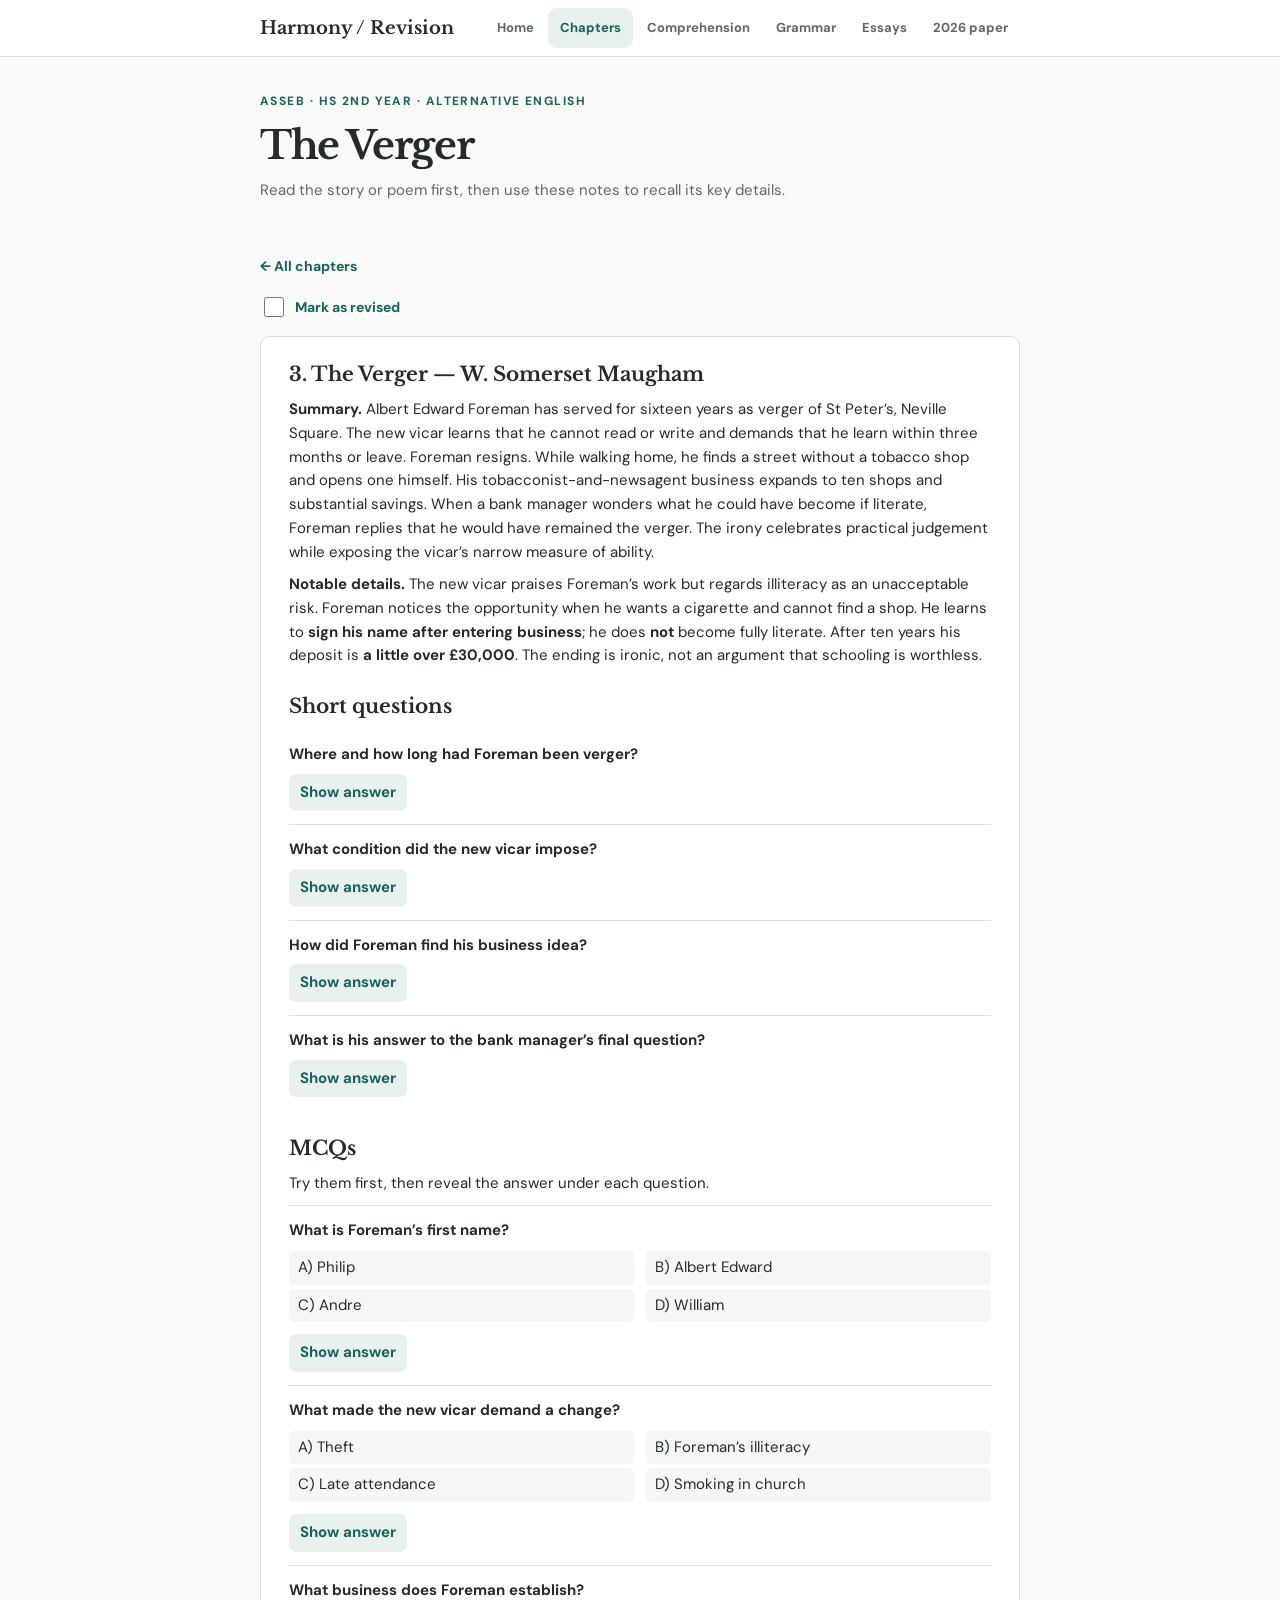
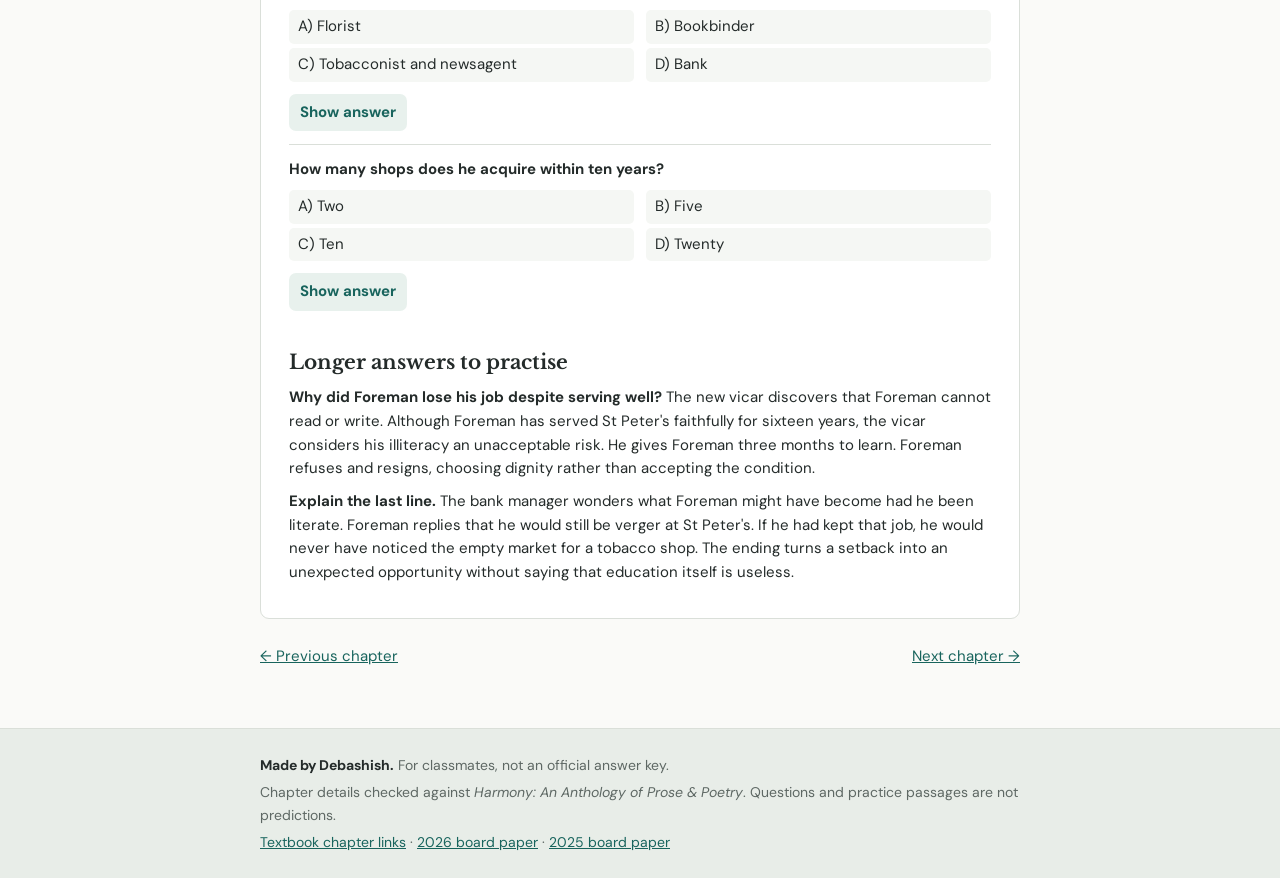
<file: the-verger.html>
<!doctype html><html lang="en"><head><meta charset="utf-8"><meta name="viewport" content="width=device-width,initial-scale=1"><meta name="theme-color" content="#f8f7f3"><meta name="description" content="Readable Alternative English revision notes for ASSEB HS 2nd year: Harmony chapters, writing and practice."><title>The Verger | Harmony Revision</title><link rel="stylesheet" href="style.css"></head><body><header class="top"><div class="shell"><a class="brand" href="index.html">Harmony / Revision</a><nav aria-label="Main navigation"><a href="index.html">Home</a><a href="chapters.html" aria-current="page">Chapters</a><a href="writing.html">Comprehension</a><a href="grammar.html">Grammar</a><a href="essays.html">Essays</a><a href="question-paper.html">2026 paper</a></nav></div></header><div class="shell"><header class="hero"><span class="eyebrow">ASSEB · HS 2nd Year · Alternative English</span><h1>The Verger</h1><p>Read the story or poem first, then use these notes to recall its key details.</p></header><main class="main"><a class="crumb" href="chapters.html">← All chapters</a><label class="progress"><input type="checkbox" data-done="the-verger"> Mark as revised</label><article class="article"><h2>3. The Verger — W. Somerset Maugham</h2>
<p><strong>Summary.</strong> Albert Edward Foreman has served for sixteen years as verger of St Peter’s, Neville Square. The new vicar learns that he cannot read or write and demands that he learn within three months or leave. Foreman resigns. While walking home, he finds a street without a tobacco shop and opens one himself. His tobacconist-and-newsagent business expands to ten shops and substantial savings. When a bank manager wonders what he could have become if literate, Foreman replies that he would have remained the verger. The irony celebrates practical judgement while exposing the vicar’s narrow measure of ability.</p>
<p><strong>Notable details.</strong> The new vicar praises Foreman’s work but regards illiteracy as an unacceptable risk. Foreman notices the opportunity when he wants a cigarette and cannot find a shop. He learns to <strong>sign his name after entering business</strong>; he does <strong>not</strong> become fully literate. After ten years his deposit is <strong>a little over £30,000</strong>. The ending is ironic, not an argument that schooling is worthless.</p><h2>Short questions</h2><div class="qcard"><p><strong>Where and how long had Foreman been verger?</strong></p><details><summary>Show answer</summary><p>At St Peter’s, Neville Square, for sixteen years.</p></details></div><div class="qcard"><p><strong>What condition did the new vicar impose?</strong></p><details><summary>Show answer</summary><p>Learn to read and write within three months or leave the post.</p></details></div><div class="qcard"><p><strong>How did Foreman find his business idea?</strong></p><details><summary>Show answer</summary><p>He found no shop selling cigarettes on a long street and spotted an unmet demand.</p></details></div><div class="qcard"><p><strong>What is his answer to the bank manager’s final question?</strong></p><details><summary>Show answer</summary><p>If he could read and write, he would still be verger of St Peter’s.</p></details></div><h2>MCQs</h2><p>Try them first, then reveal the answer under each question.</p><div class="qcard"><p><strong>What is Foreman’s first name?</strong></p><div class="options"><span>A) Philip</span><span>B) Albert Edward</span><span>C) Andre</span><span>D) William</span></div><details><summary>Show answer</summary><p><strong>B) Albert Edward</strong></p></details></div><div class="qcard"><p><strong>What made the new vicar demand a change?</strong></p><div class="options"><span>A) Theft</span><span>B) Foreman’s illiteracy</span><span>C) Late attendance</span><span>D) Smoking in church</span></div><details><summary>Show answer</summary><p><strong>B) Foreman’s illiteracy</strong></p></details></div><div class="qcard"><p><strong>What business does Foreman establish?</strong></p><div class="options"><span>A) Florist</span><span>B) Bookbinder</span><span>C) Tobacconist and newsagent</span><span>D) Bank</span></div><details><summary>Show answer</summary><p><strong>C) Tobacconist and newsagent</strong></p></details></div><div class="qcard"><p><strong>How many shops does he acquire within ten years?</strong></p><div class="options"><span>A) Two</span><span>B) Five</span><span>C) Ten</span><span>D) Twenty</span></div><details><summary>Show answer</summary><p><strong>C) Ten</strong></p></details></div><h2>Longer answers to practise</h2><p><strong>Why did Foreman lose his job despite serving well?</strong> The new vicar discovers that Foreman cannot read or write. Although Foreman has served St Peter's faithfully for sixteen years, the vicar considers his illiteracy an unacceptable risk. He gives Foreman three months to learn. Foreman refuses and resigns, choosing dignity rather than accepting the condition.</p>
<p><strong>Explain the last line.</strong> The bank manager wonders what Foreman might have become had he been literate. Foreman replies that he would still be verger at St Peter's. If he had kept that job, he would never have noticed the empty market for a tobacco shop. The ending turns a setback into an unexpected opportunity without saying that education itself is useless.</p></article><div class="navchap"><a href="the-voyage.html">← Previous chapter</a><a href="ozymandias.html">Next chapter →</a></div></main></div><footer class="footer"><div class="shell"><p><strong>Made by Debashish.</strong> For classmates, not an official answer key.</p><p>Chapter details checked against <em>Harmony: An Anthology of Prose &amp; Poetry</em>. Questions and practice passages are not predictions.</p><p><a href="https://devlibrary.in/class-12-alternative-english-book">Textbook chapter links</a> · <a href="https://www.thetreasurenotes.in/2026/02/asseb-class-12-alternative-english-question-paper-2026.html">2026 board paper</a> · <a href="https://www.dynamictutorialsandservices.org/2025/06/alternative-english-question-paper-2025.html">2025 board paper</a></p></div></footer><script src="app.js"></script></body></html>
</file>
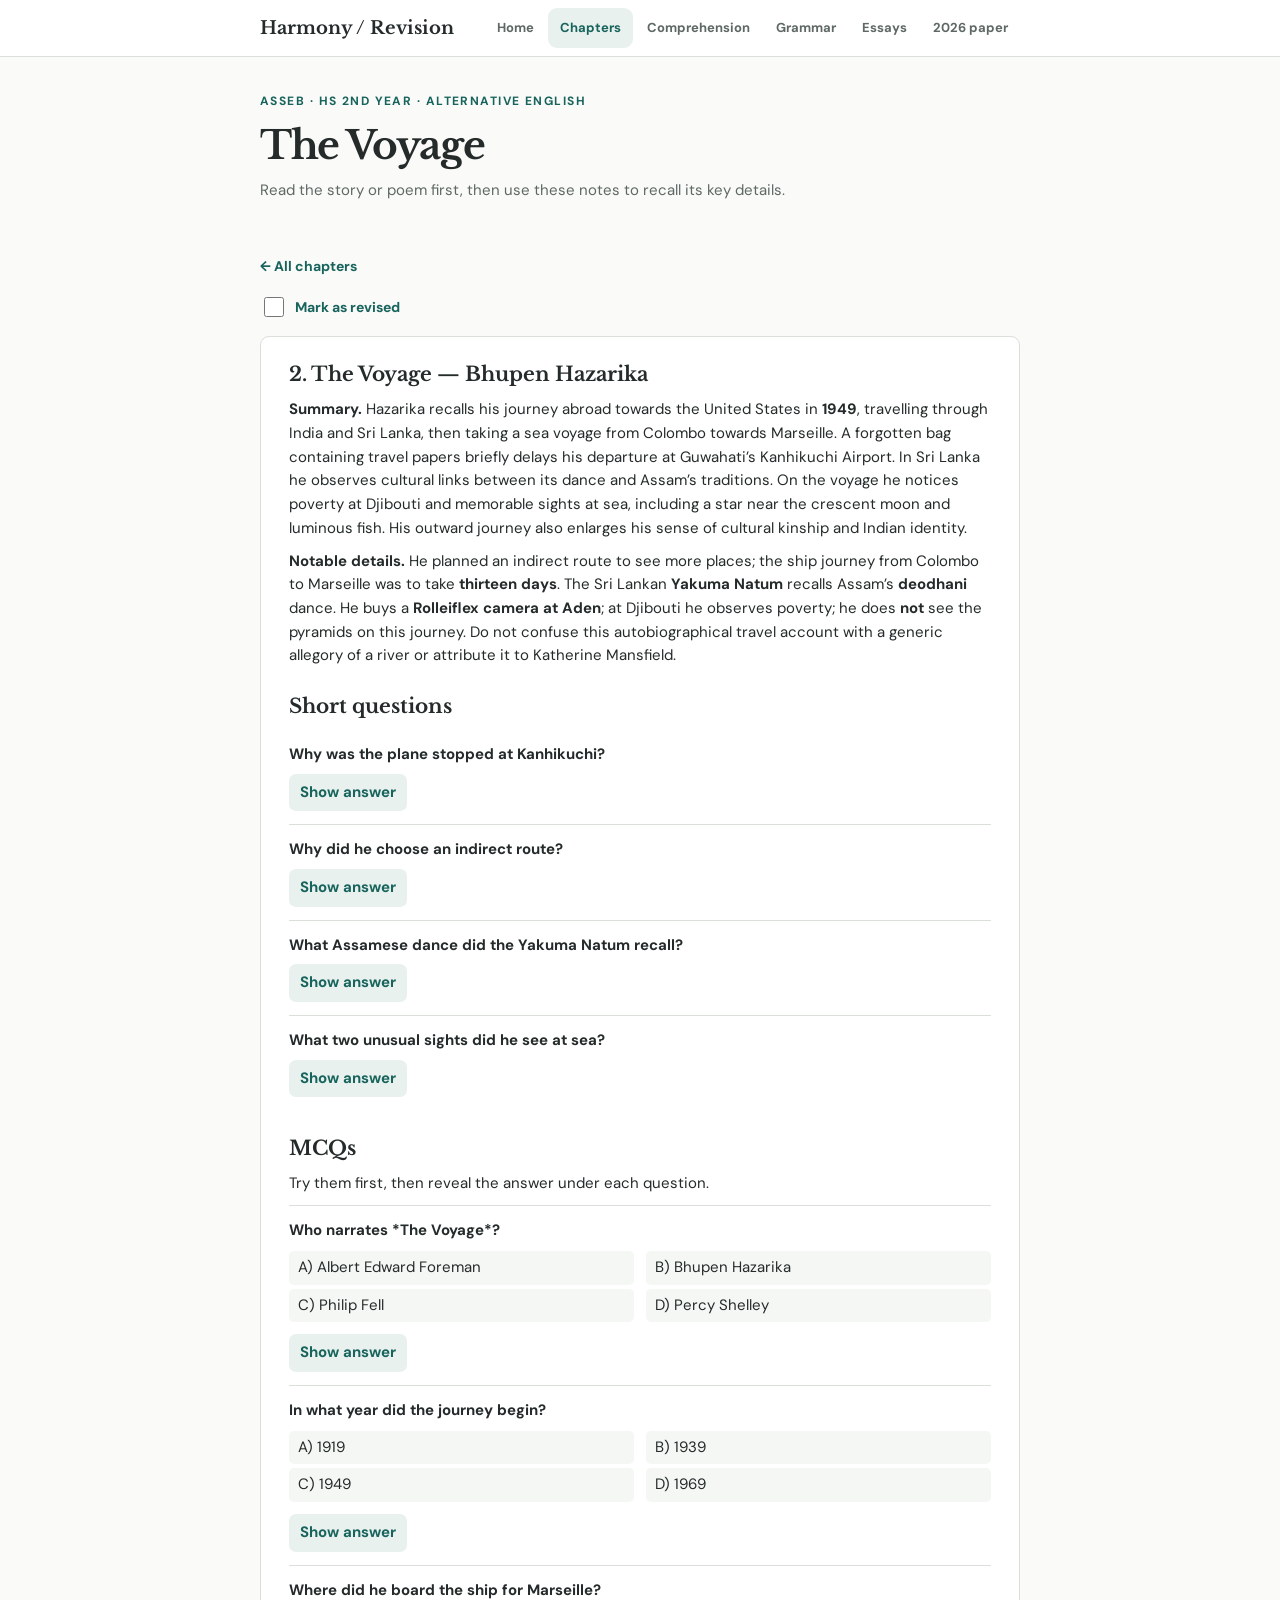
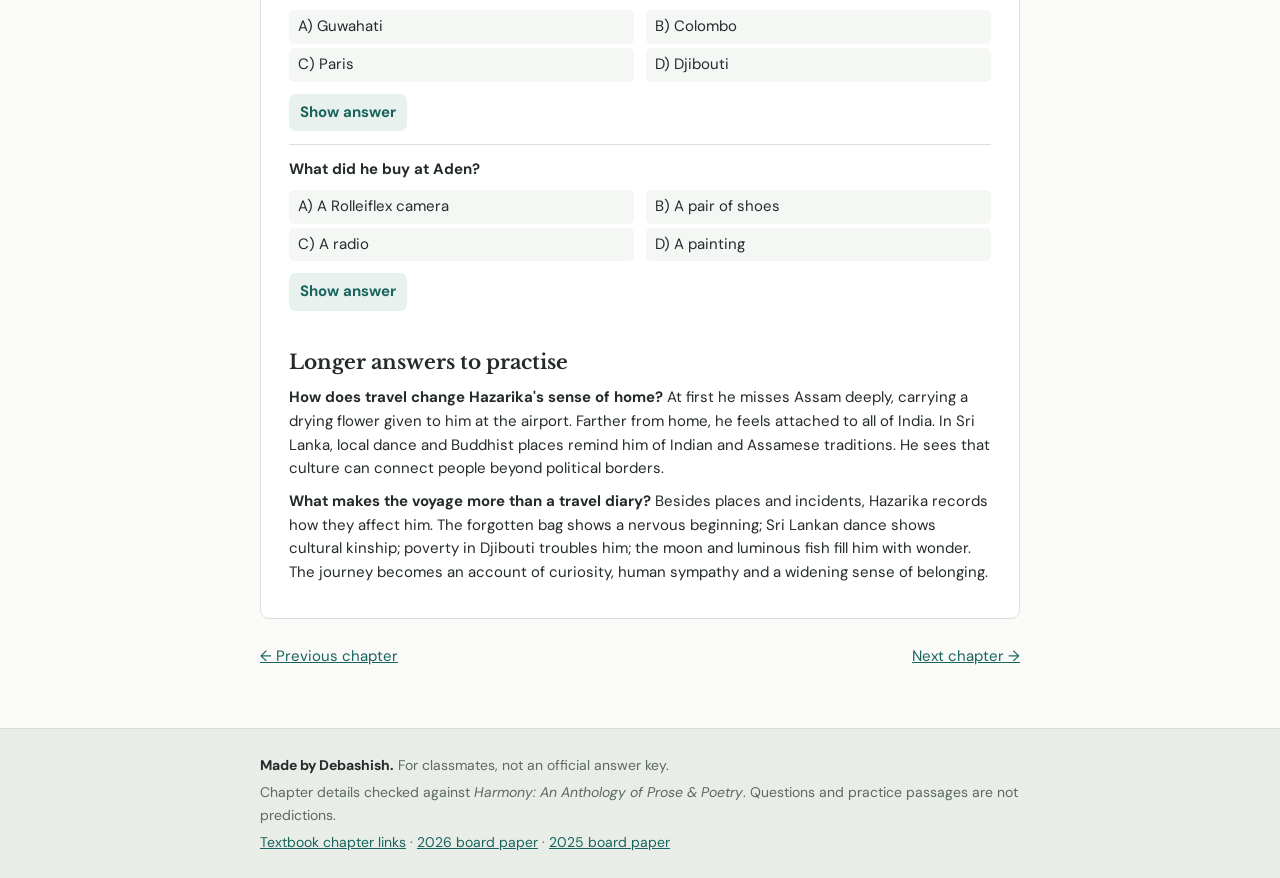
<file: the-voyage.html>
<!doctype html><html lang="en"><head><meta charset="utf-8"><meta name="viewport" content="width=device-width,initial-scale=1"><meta name="theme-color" content="#f8f7f3"><meta name="description" content="Readable Alternative English revision notes for ASSEB HS 2nd year: Harmony chapters, writing and practice."><title>The Voyage | Harmony Revision</title><link rel="stylesheet" href="style.css"></head><body><header class="top"><div class="shell"><a class="brand" href="index.html">Harmony / Revision</a><nav aria-label="Main navigation"><a href="index.html">Home</a><a href="chapters.html" aria-current="page">Chapters</a><a href="writing.html">Comprehension</a><a href="grammar.html">Grammar</a><a href="essays.html">Essays</a><a href="question-paper.html">2026 paper</a></nav></div></header><div class="shell"><header class="hero"><span class="eyebrow">ASSEB · HS 2nd Year · Alternative English</span><h1>The Voyage</h1><p>Read the story or poem first, then use these notes to recall its key details.</p></header><main class="main"><a class="crumb" href="chapters.html">← All chapters</a><label class="progress"><input type="checkbox" data-done="the-voyage"> Mark as revised</label><article class="article"><h2>2. The Voyage — Bhupen Hazarika</h2>
<p><strong>Summary.</strong> Hazarika recalls his journey abroad towards the United States in <strong>1949</strong>, travelling through India and Sri Lanka, then taking a sea voyage from Colombo towards Marseille. A forgotten bag containing travel papers briefly delays his departure at Guwahati’s Kanhikuchi Airport. In Sri Lanka he observes cultural links between its dance and Assam’s traditions. On the voyage he notices poverty at Djibouti and memorable sights at sea, including a star near the crescent moon and luminous fish. His outward journey also enlarges his sense of cultural kinship and Indian identity.</p>
<p><strong>Notable details.</strong> He planned an indirect route to see more places; the ship journey from Colombo to Marseille was to take <strong>thirteen days</strong>. The Sri Lankan <strong>Yakuma Natum</strong> recalls Assam’s <strong>deodhani</strong> dance. He buys a <strong>Rolleiflex camera at Aden</strong>; at Djibouti he observes poverty; he does <strong>not</strong> see the pyramids on this journey. Do not confuse this autobiographical travel account with a generic allegory of a river or attribute it to Katherine Mansfield.</p><h2>Short questions</h2><div class="qcard"><p><strong>Why was the plane stopped at Kanhikuchi?</strong></p><details><summary>Show answer</summary><p>Hazarika discovered that his bag with his passport and other papers was missing; it was fetched before the flight continued.</p></details></div><div class="qcard"><p><strong>Why did he choose an indirect route?</strong></p><details><summary>Show answer</summary><p>He wished to see other countries and cultures on his way abroad.</p></details></div><div class="qcard"><p><strong>What Assamese dance did the Yakuma Natum recall?</strong></p><details><summary>Show answer</summary><p>Deodhani dance.</p></details></div><div class="qcard"><p><strong>What two unusual sights did he see at sea?</strong></p><details><summary>Show answer</summary><p>A star beside or above the crescent moon, and luminous phosphorescent fish.</p></details></div><h2>MCQs</h2><p>Try them first, then reveal the answer under each question.</p><div class="qcard"><p><strong>Who narrates *The Voyage*?</strong></p><div class="options"><span>A) Albert Edward Foreman</span><span>B) Bhupen Hazarika</span><span>C) Philip Fell</span><span>D) Percy Shelley</span></div><details><summary>Show answer</summary><p><strong>B) Bhupen Hazarika</strong></p></details></div><div class="qcard"><p><strong>In what year did the journey begin?</strong></p><div class="options"><span>A) 1919</span><span>B) 1939</span><span>C) 1949</span><span>D) 1969</span></div><details><summary>Show answer</summary><p><strong>C) 1949</strong></p></details></div><div class="qcard"><p><strong>Where did he board the ship for Marseille?</strong></p><div class="options"><span>A) Guwahati</span><span>B) Colombo</span><span>C) Paris</span><span>D) Djibouti</span></div><details><summary>Show answer</summary><p><strong>B) Colombo</strong></p></details></div><div class="qcard"><p><strong>What did he buy at Aden?</strong></p><div class="options"><span>A) A Rolleiflex camera</span><span>B) A pair of shoes</span><span>C) A radio</span><span>D) A painting</span></div><details><summary>Show answer</summary><p><strong>A) A Rolleiflex camera</strong></p></details></div><h2>Longer answers to practise</h2><p><strong>How does travel change Hazarika's sense of home?</strong> At first he misses Assam deeply, carrying a drying flower given to him at the airport. Farther from home, he feels attached to all of India. In Sri Lanka, local dance and Buddhist places remind him of Indian and Assamese traditions. He sees that culture can connect people beyond political borders.</p>
<p><strong>What makes the voyage more than a travel diary?</strong> Besides places and incidents, Hazarika records how they affect him. The forgotten bag shows a nervous beginning; Sri Lankan dance shows cultural kinship; poverty in Djibouti troubles him; the moon and luminous fish fill him with wonder. The journey becomes an account of curiosity, human sympathy and a widening sense of belonging.</p></article><div class="navchap"><a href="a-cup-of-tea.html">← Previous chapter</a><a href="the-verger.html">Next chapter →</a></div></main></div><footer class="footer"><div class="shell"><p><strong>Made by Debashish.</strong> For classmates, not an official answer key.</p><p>Chapter details checked against <em>Harmony: An Anthology of Prose &amp; Poetry</em>. Questions and practice passages are not predictions.</p><p><a href="https://devlibrary.in/class-12-alternative-english-book">Textbook chapter links</a> · <a href="https://www.thetreasurenotes.in/2026/02/asseb-class-12-alternative-english-question-paper-2026.html">2026 board paper</a> · <a href="https://www.dynamictutorialsandservices.org/2025/06/alternative-english-question-paper-2025.html">2025 board paper</a></p></div></footer><script src="app.js"></script></body></html>
</file>
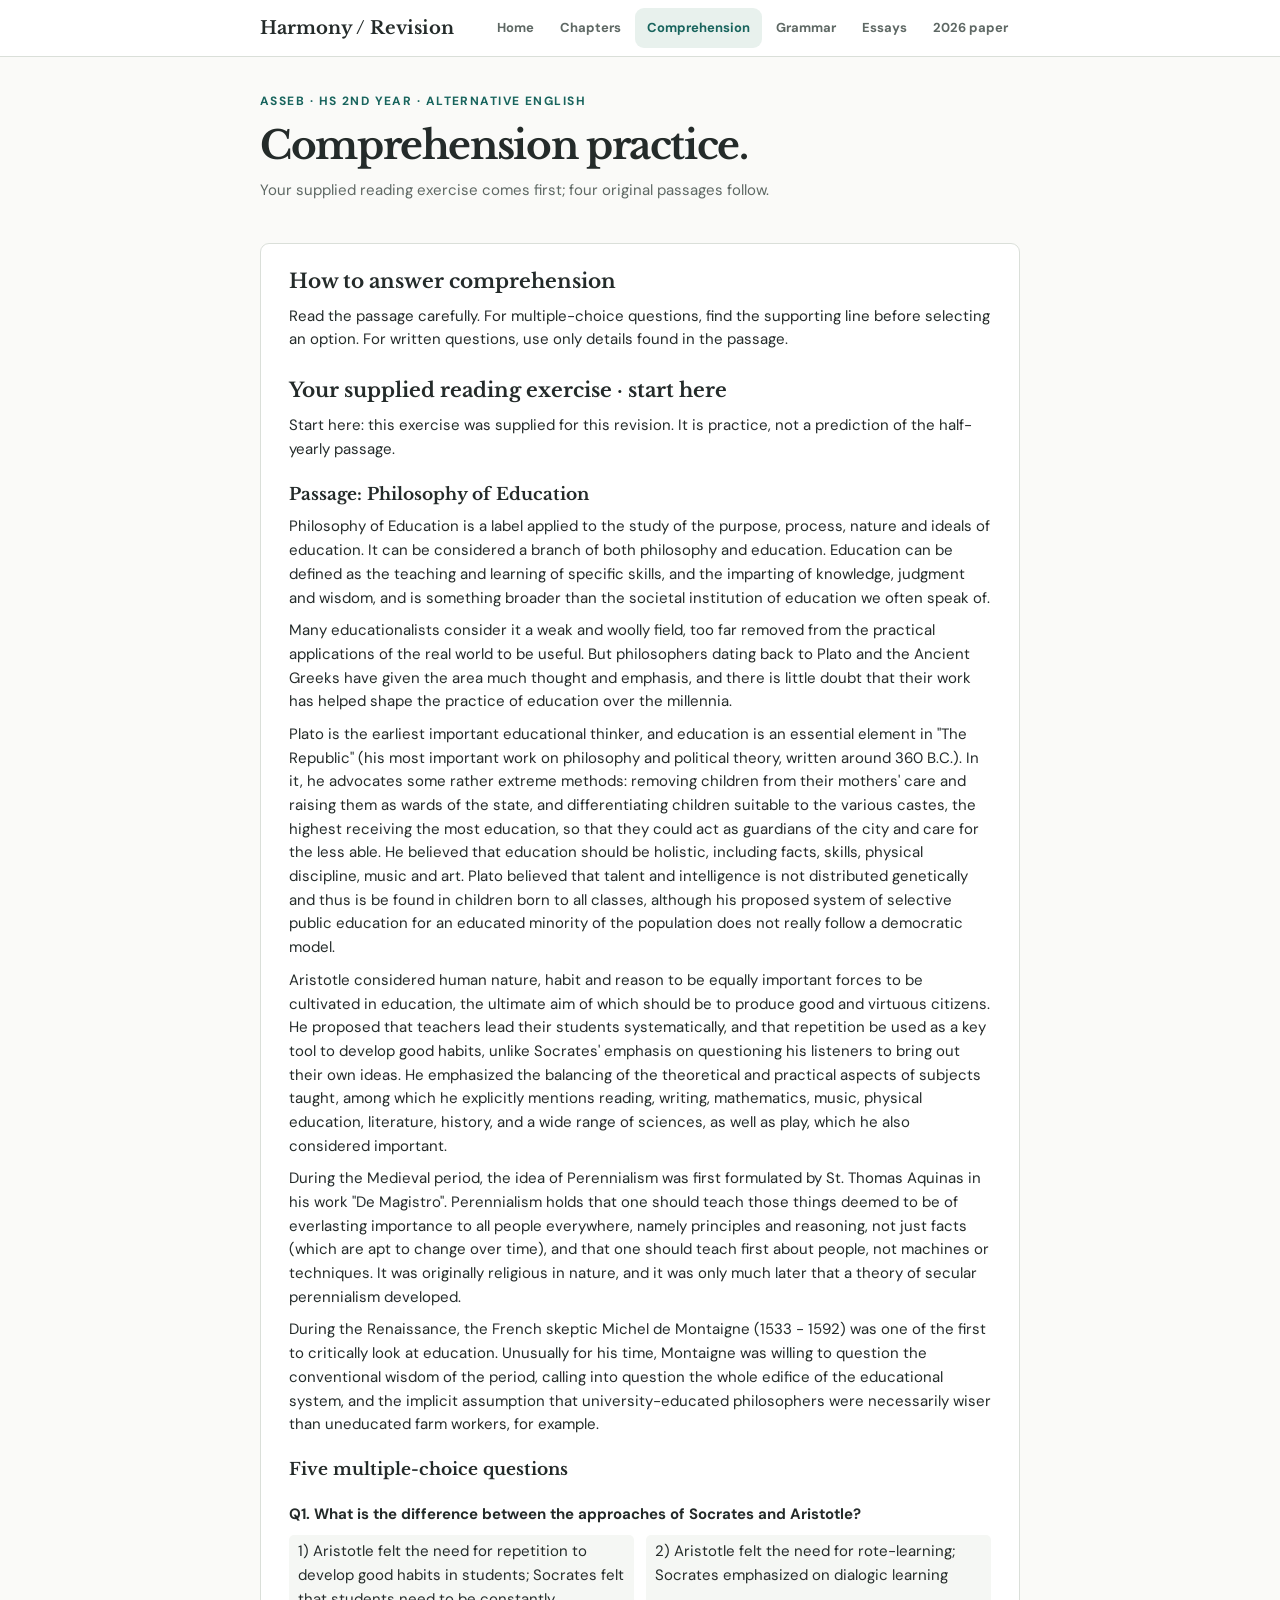
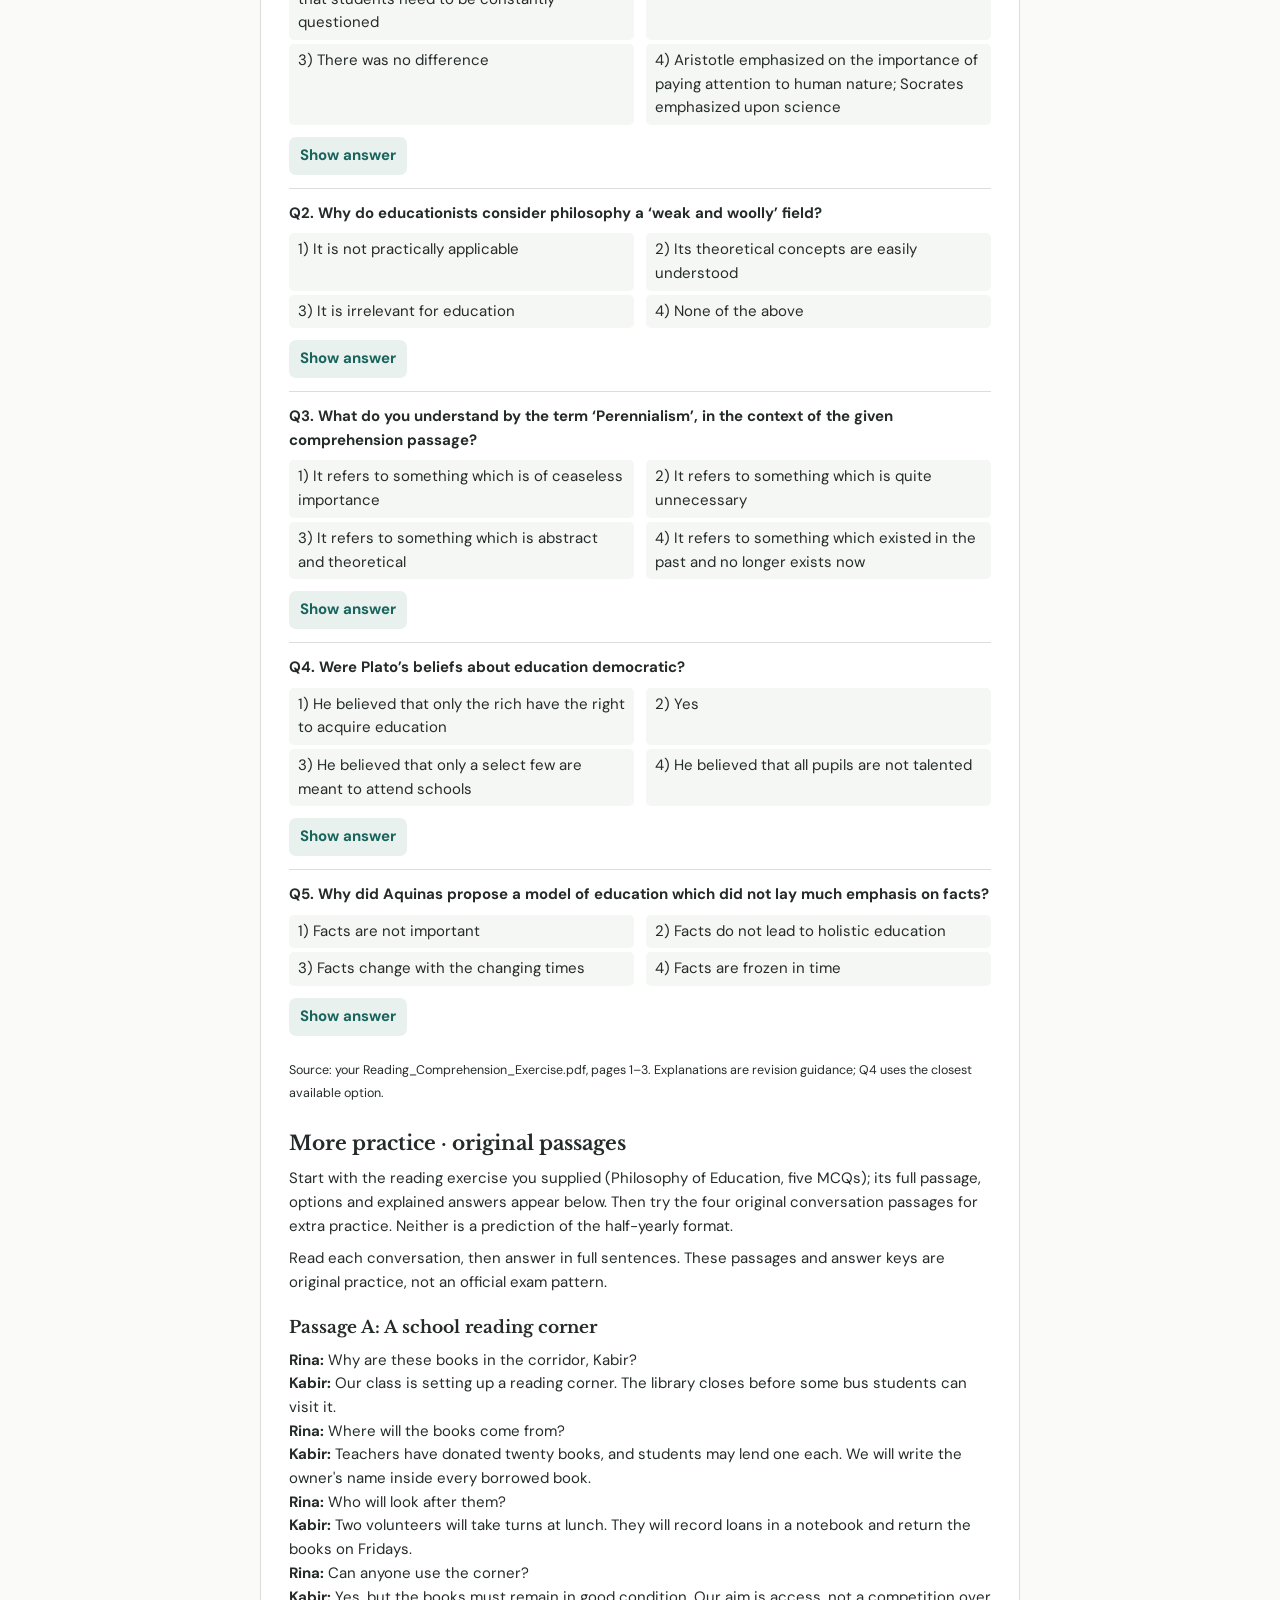
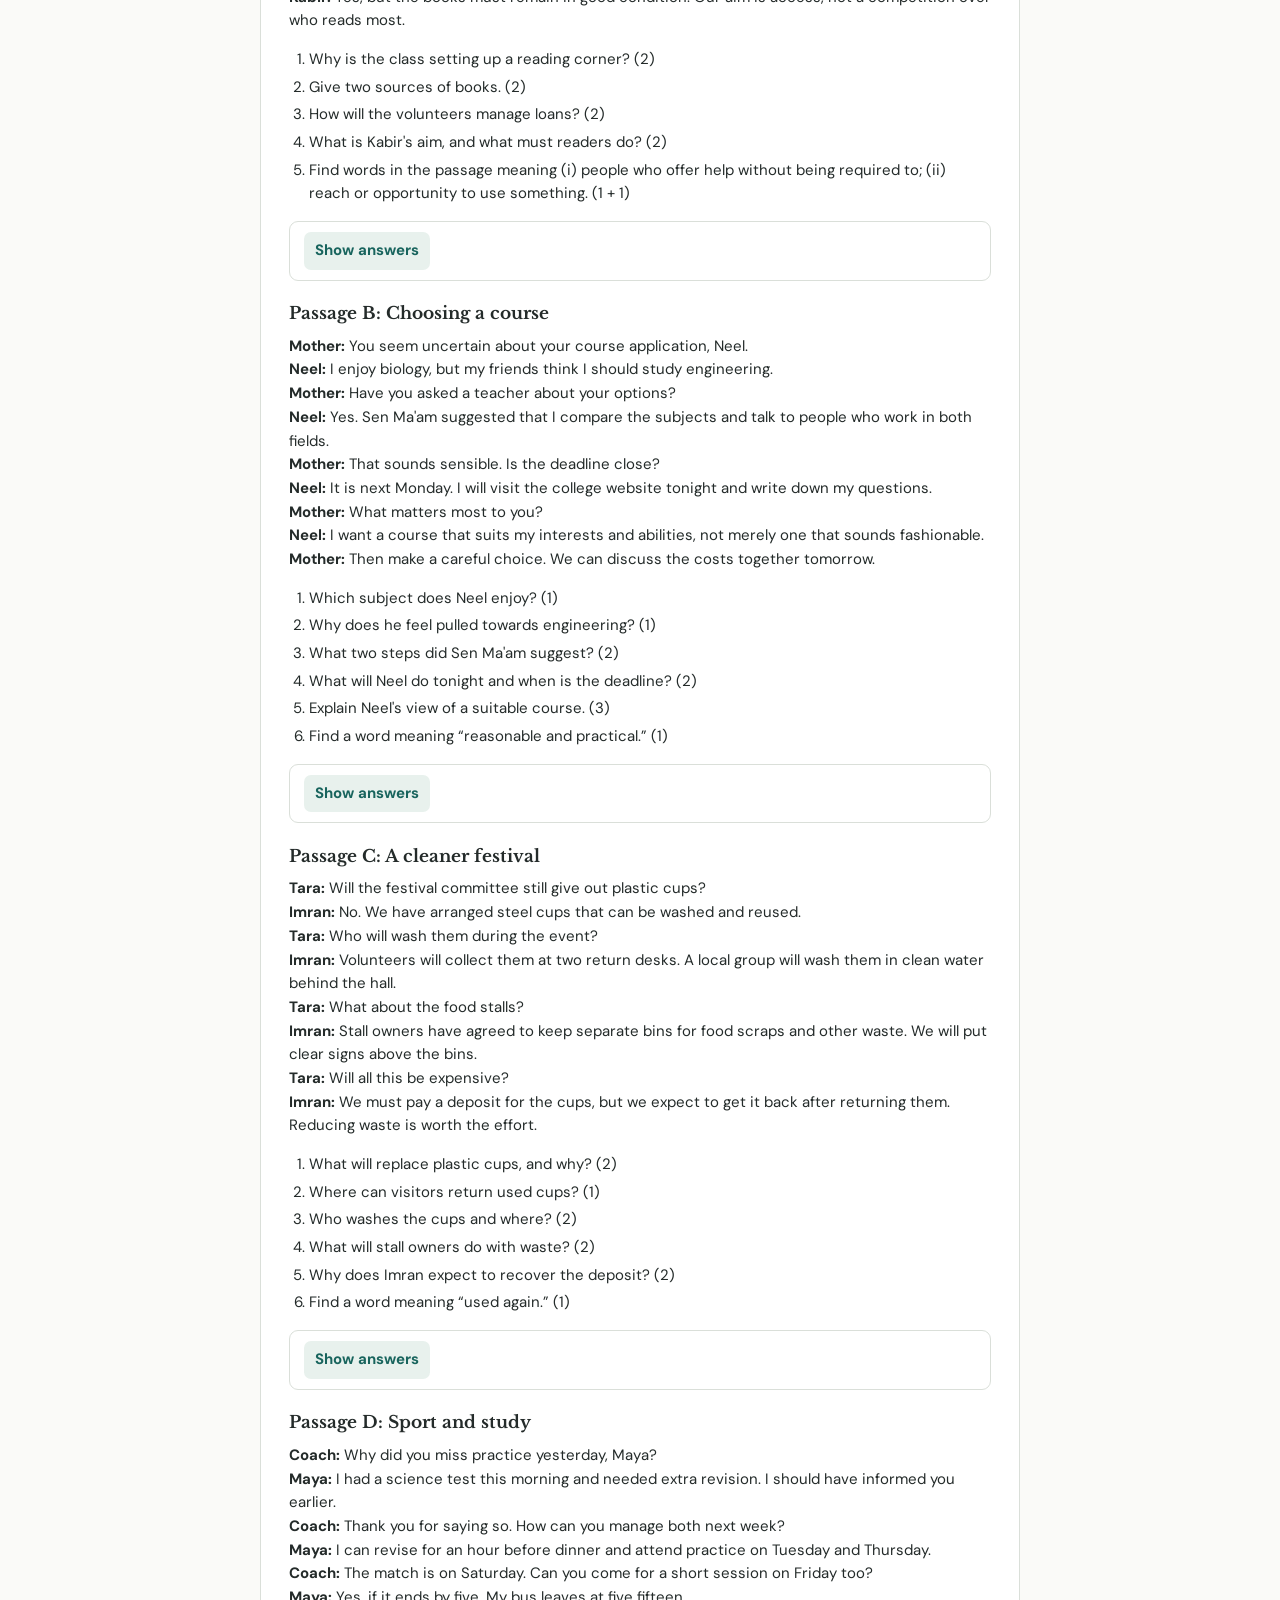
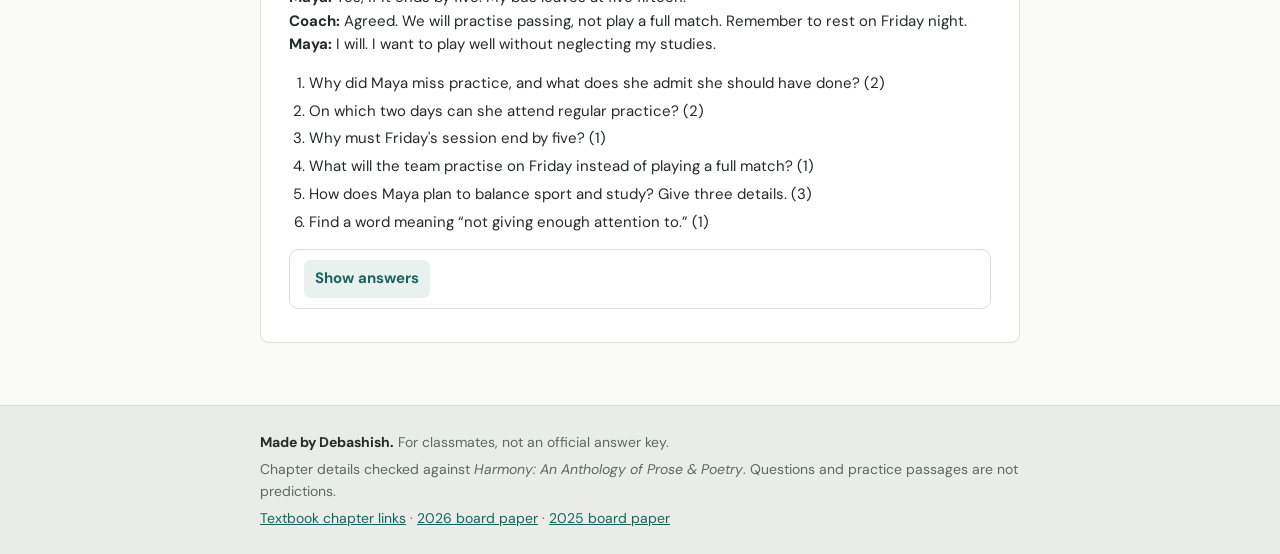
<file: writing.html>
<!doctype html><html lang="en"><head><meta charset="utf-8"><meta name="viewport" content="width=device-width,initial-scale=1"><meta name="theme-color" content="#f8f7f3"><meta name="description" content="Readable Alternative English revision notes for ASSEB HS 2nd year: Harmony chapters, writing and practice."><title>Comprehension practice. | Harmony Revision</title><link rel="stylesheet" href="style.css"></head><body><header class="top"><div class="shell"><a class="brand" href="index.html">Harmony / Revision</a><nav aria-label="Main navigation"><a href="index.html">Home</a><a href="chapters.html">Chapters</a><a href="writing.html" aria-current="page">Comprehension</a><a href="grammar.html">Grammar</a><a href="essays.html">Essays</a><a href="question-paper.html">2026 paper</a></nav></div></header><div class="shell"><header class="hero"><span class="eyebrow">ASSEB · HS 2nd Year · Alternative English</span><h1>Comprehension practice.</h1><p>Your supplied reading exercise comes first; four original passages follow.</p></header><main class="main"><article class="article"><h2>How to answer comprehension</h2><p>Read the passage carefully. For multiple-choice questions, find the supporting line before selecting an option. For written questions, use only details found in the passage.</p><h2 id="priority">Your supplied reading exercise · start here</h2><p>Start here: this exercise was supplied for this revision. It is practice, not a prediction of the half-yearly passage.</p>
<h3>Passage: Philosophy of Education</h3>
<p>Philosophy of Education is a label applied to the study of the purpose, process, nature and ideals of education. It can be considered a branch of both philosophy and education. Education can be defined as the teaching and learning of specific skills, and the imparting of knowledge, judgment and wisdom, and is something broader than the societal institution of education we often speak of.</p>
<p>Many educationalists consider it a weak and woolly field, too far removed from the practical applications of the real world to be useful. But philosophers dating back to Plato and the Ancient Greeks have given the area much thought and emphasis, and there is little doubt that their work has helped shape the practice of education over the millennia.</p>
<p>Plato is the earliest important educational thinker, and education is an essential element in "The Republic" (his most important work on philosophy and political theory, written around 360 B.C.). In it, he advocates some rather extreme methods: removing children from their mothers' care and raising them as wards of the state, and differentiating children suitable to the various castes, the highest receiving the most education, so that they could act as guardians of the city and care for the less able. He believed that education should be holistic, including facts, skills, physical discipline, music and art. Plato believed that talent and intelligence is not distributed genetically and thus is be found in children born to all classes, although his proposed system of selective public education for an educated minority of the population does not really follow a democratic model.</p>
<p>Aristotle considered human nature, habit and reason to be equally important forces to be cultivated in education, the ultimate aim of which should be to produce good and virtuous citizens. He proposed that teachers lead their students systematically, and that repetition be used as a key tool to develop good habits, unlike Socrates' emphasis on questioning his listeners to bring out their own ideas. He emphasized the balancing of the theoretical and practical aspects of subjects taught, among which he explicitly mentions reading, writing, mathematics, music, physical education, literature, history, and a wide range of sciences, as well as play, which he also considered important.</p>
<p>During the Medieval period, the idea of Perennialism was first formulated by St. Thomas Aquinas in his work "De Magistro". Perennialism holds that one should teach those things deemed to be of everlasting importance to all people everywhere, namely principles and reasoning, not just facts (which are apt to change over time), and that one should teach first about people, not machines or techniques. It was originally religious in nature, and it was only much later that a theory of secular perennialism developed.</p>
<p>During the Renaissance, the French skeptic Michel de Montaigne (1533 - 1592) was one of the first to critically look at education. Unusually for his time, Montaigne was willing to question the conventional wisdom of the period, calling into question the whole edifice of the educational system, and the implicit assumption that university-educated philosophers were necessarily wiser than uneducated farm workers, for example.</p><h3>Five multiple-choice questions</h3><div class="qcard"><p><strong>Q1. What is the difference between the approaches of Socrates and Aristotle?</strong></p><div class="options"><span>1) Aristotle felt the need for repetition to develop good habits in students; Socrates felt that students need to be constantly questioned</span><span>2) Aristotle felt the need for rote-learning; Socrates emphasized on dialogic learning</span><span>3) There was no difference</span><span>4) Aristotle emphasized on the importance of paying attention to human nature; Socrates emphasized upon science</span></div><details><summary>Show answer</summary><p><strong>1) Aristotle felt the need for repetition to develop good habits in students; Socrates felt that students need to be constantly questioned</strong> — The passage says Aristotle used repetition to develop good habits; Socrates used questions to bring out ideas.</p></details></div><div class="qcard"><p><strong>Q2. Why do educationists consider philosophy a ‘weak and woolly’ field?</strong></p><div class="options"><span>1) It is not practically applicable</span><span>2) Its theoretical concepts are easily understood</span><span>3) It is irrelevant for education</span><span>4) None of the above</span></div><details><summary>Show answer</summary><p><strong>1) It is not practically applicable</strong> — They consider it too far removed from practical applications in the real world.</p></details></div><div class="qcard"><p><strong>Q3. What do you understand by the term ‘Perennialism’, in the context of the given comprehension passage?</strong></p><div class="options"><span>1) It refers to something which is of ceaseless importance</span><span>2) It refers to something which is quite unnecessary</span><span>3) It refers to something which is abstract and theoretical</span><span>4) It refers to something which existed in the past and no longer exists now</span></div><details><summary>Show answer</summary><p><strong>1) It refers to something which is of ceaseless importance</strong> — Perennialism focuses on principles and reasoning of lasting importance.</p></details></div><div class="qcard"><p><strong>Q4. Were Plato’s beliefs about education democratic?</strong></p><div class="options"><span>1) He believed that only the rich have the right to acquire education</span><span>2) Yes</span><span>3) He believed that only a select few are meant to attend schools</span><span>4) He believed that all pupils are not talented</span></div><details><summary>Show answer</summary><p><strong>3) He believed that only a select few are meant to attend schools</strong> — The passage says his selective education for a minority did not follow a democratic model. Option 3 is the closest choice, though its wording about schools is less precise than the passage.</p></details></div><div class="qcard"><p><strong>Q5. Why did Aquinas propose a model of education which did not lay much emphasis on facts?</strong></p><div class="options"><span>1) Facts are not important</span><span>2) Facts do not lead to holistic education</span><span>3) Facts change with the changing times</span><span>4) Facts are frozen in time</span></div><details><summary>Show answer</summary><p><strong>3) Facts change with the changing times</strong> — The passage says facts can change over time, whereas principles and reasoning have lasting value.</p></details></div><p><small>Source: your Reading_Comprehension_Exercise.pdf, pages 1–3. Explanations are revision guidance; Q4 uses the closest available option.</small></p><h2 id="extra-practice">More practice · original passages</h2><p>Start with the reading exercise you supplied (Philosophy of Education, five MCQs); its full passage, options and explained answers appear below. Then try the four original conversation passages for extra practice. Neither is a prediction of the half-yearly format.</p>
<p>Read each conversation, then answer in full sentences. These passages and answer keys are original practice, not an official exam pattern.</p>
<h3 id="drills">Passage A: A school reading corner</h3>
<p><strong>Rina:</strong> Why are these books in the corridor, Kabir?<br />
<strong>Kabir:</strong> Our class is setting up a reading corner. The library closes before some bus students can visit it.<br />
<strong>Rina:</strong> Where will the books come from?<br />
<strong>Kabir:</strong> Teachers have donated twenty books, and students may lend one each. We will write the owner's name inside every borrowed book.<br />
<strong>Rina:</strong> Who will look after them?<br />
<strong>Kabir:</strong> Two volunteers will take turns at lunch. They will record loans in a notebook and return the books on Fridays.<br />
<strong>Rina:</strong> Can anyone use the corner?<br />
<strong>Kabir:</strong> Yes, but the books must remain in good condition. Our aim is access, not a competition over who reads most.</p>
<ol>
<li>Why is the class setting up a reading corner? (2)  </li>
<li>Give two sources of books. (2)  </li>
<li>How will the volunteers manage loans? (2)  </li>
<li>What is Kabir's aim, and what must readers do? (2)  </li>
<li>Find words in the passage meaning (i) people who offer help without being required to; (ii) reach or opportunity to use something. (1 + 1)</li>
</ol>
<details class="answer-reveal"><summary>Show answers</summary><ol><li value="1">Some bus students cannot visit the library before it closes, so the class is creating another place to read.</li><li value="2">Teachers donate books, and students lend books.</li><li value="3">Two volunteers take turns at lunch, record loans in a notebook and return books on Fridays.</li><li value="4">He wants access rather than a reading contest; readers must keep the books in good condition.</li><li value="5">(i) volunteers; (ii) access.</li></ol></details>
<h3>Passage B: Choosing a course</h3>
<p><strong>Mother:</strong> You seem uncertain about your course application, Neel.<br />
<strong>Neel:</strong> I enjoy biology, but my friends think I should study engineering.<br />
<strong>Mother:</strong> Have you asked a teacher about your options?<br />
<strong>Neel:</strong> Yes. Sen Ma'am suggested that I compare the subjects and talk to people who work in both fields.<br />
<strong>Mother:</strong> That sounds sensible. Is the deadline close?<br />
<strong>Neel:</strong> It is next Monday. I will visit the college website tonight and write down my questions.<br />
<strong>Mother:</strong> What matters most to you?<br />
<strong>Neel:</strong> I want a course that suits my interests and abilities, not merely one that sounds fashionable.<br />
<strong>Mother:</strong> Then make a careful choice. We can discuss the costs together tomorrow.</p>
<ol>
<li>Which subject does Neel enjoy? (1)  </li>
<li>Why does he feel pulled towards engineering? (1)  </li>
<li>What two steps did Sen Ma'am suggest? (2)  </li>
<li>What will Neel do tonight and when is the deadline? (2)  </li>
<li>Explain Neel's view of a suitable course. (3)  </li>
<li>Find a word meaning “reasonable and practical.” (1)</li>
</ol>
<details class="answer-reveal"><summary>Show answers</summary><ol><li value="1">Biology.</li><li value="2">His friends think he should study engineering.</li><li value="3">Compare the subjects and speak to people working in both fields.</li><li value="4">He will visit the college website and note his questions tonight; the deadline is next Monday.</li><li value="5">It should match his interests and abilities; he does not want to choose merely because a course is fashionable.</li><li value="6">sensible.</li></ol></details>
<h3>Passage C: A cleaner festival</h3>
<p><strong>Tara:</strong> Will the festival committee still give out plastic cups?<br />
<strong>Imran:</strong> No. We have arranged steel cups that can be washed and reused.<br />
<strong>Tara:</strong> Who will wash them during the event?<br />
<strong>Imran:</strong> Volunteers will collect them at two return desks. A local group will wash them in clean water behind the hall.<br />
<strong>Tara:</strong> What about the food stalls?<br />
<strong>Imran:</strong> Stall owners have agreed to keep separate bins for food scraps and other waste. We will put clear signs above the bins.<br />
<strong>Tara:</strong> Will all this be expensive?<br />
<strong>Imran:</strong> We must pay a deposit for the cups, but we expect to get it back after returning them. Reducing waste is worth the effort.</p>
<ol>
<li>What will replace plastic cups, and why? (2)  </li>
<li>Where can visitors return used cups? (1)  </li>
<li>Who washes the cups and where? (2)  </li>
<li>What will stall owners do with waste? (2)  </li>
<li>Why does Imran expect to recover the deposit? (2)  </li>
<li>Find a word meaning “used again.” (1)</li>
</ol>
<details class="answer-reveal"><summary>Show answers</summary><ol><li value="1">Washable, reusable steel cups will replace disposable plastic cups.</li><li value="2">At two return desks.</li><li value="3">A local group will wash them in clean water behind the hall.</li><li value="4">They will use separate bins for food scraps and other waste.</li><li value="5">The committee expects the deposit back when it returns the cups.</li><li value="6">reused.</li></ol></details>
<h3>Passage D: Sport and study</h3>
<p><strong>Coach:</strong> Why did you miss practice yesterday, Maya?<br />
<strong>Maya:</strong> I had a science test this morning and needed extra revision. I should have informed you earlier.<br />
<strong>Coach:</strong> Thank you for saying so. How can you manage both next week?<br />
<strong>Maya:</strong> I can revise for an hour before dinner and attend practice on Tuesday and Thursday.<br />
<strong>Coach:</strong> The match is on Saturday. Can you come for a short session on Friday too?<br />
<strong>Maya:</strong> Yes, if it ends by five. My bus leaves at five fifteen.<br />
<strong>Coach:</strong> Agreed. We will practise passing, not play a full match. Remember to rest on Friday night.<br />
<strong>Maya:</strong> I will. I want to play well without neglecting my studies.</p>
<ol>
<li>Why did Maya miss practice, and what does she admit she should have done? (2)  </li>
<li>On which two days can she attend regular practice? (2)  </li>
<li>Why must Friday's session end by five? (1)  </li>
<li>What will the team practise on Friday instead of playing a full match? (1)  </li>
<li>How does Maya plan to balance sport and study? Give three details. (3)  </li>
<li>Find a word meaning “not giving enough attention to.” (1)</li>
</ol>
<details class="answer-reveal"><summary>Show answers</summary><ol><li value="1">She revised for a science test and admits she should have informed the coach earlier.</li><li value="2">Tuesday and Thursday.</li><li value="3">Her bus leaves at five fifteen.</li><li value="4">Passing.</li><li value="5">She will revise before dinner, attend two regular practices and join a short Friday session; she also intends to rest.</li><li value="6">neglecting.</li></ol></details></article></main></div><footer class="footer"><div class="shell"><p><strong>Made by Debashish.</strong> For classmates, not an official answer key.</p><p>Chapter details checked against <em>Harmony: An Anthology of Prose &amp; Poetry</em>. Questions and practice passages are not predictions.</p><p><a href="https://devlibrary.in/class-12-alternative-english-book">Textbook chapter links</a> · <a href="https://www.thetreasurenotes.in/2026/02/asseb-class-12-alternative-english-question-paper-2026.html">2026 board paper</a> · <a href="https://www.dynamictutorialsandservices.org/2025/06/alternative-english-question-paper-2025.html">2025 board paper</a></p></div></footer><script src="app.js"></script></body></html>
</file>
<file: style.css>
@import url('https://fonts.googleapis.com/css2?family=DM+Sans:wght@400;500;600;700&family=Libre+Baskerville:wght@400;700&display=swap');
:root{--paper:#f8f7f3;--ink:#242b2a;--muted:#5e6864;--line:#dadfd9;--teal:#18645d;--soft:#e8f1ed;--white:#fff}*{box-sizing:border-box}html{scroll-behavior:smooth}body{margin:0;background:var(--paper);color:var(--ink);font:17px/1.72 'DM Sans',Arial,sans-serif}a{color:var(--teal)}a:focus-visible,button:focus-visible,input:focus-visible{outline:3px solid #d68c48;outline-offset:3px}.shell{width:min(980px,calc(100% - 38px));margin:auto}.top{background:var(--white);border-bottom:1px solid var(--line)}.top .shell{min-height:64px;display:flex;align-items:center;justify-content:space-between;gap:16px}.brand{font:700 18px 'Libre Baskerville',Georgia,serif;color:var(--ink);text-decoration:none}.top nav{display:flex;flex-wrap:wrap;gap:6px}.top nav a{color:var(--muted);font-size:14px;text-decoration:none;font-weight:700;padding:10px 12px;border-radius:9px}.top nav a:hover,.top nav a[aria-current]{background:var(--soft);color:var(--teal)}.hero{padding:70px 0 45px;max-width:790px}.eyebrow{color:var(--teal);font-size:12px;letter-spacing:.12em;font-weight:700;text-transform:uppercase}.hero h1{font:700 clamp(34px,6vw,58px)/1.16 'Libre Baskerville',Georgia,serif;letter-spacing:-.035em;margin:16px 0}.hero p{font-size:19px;color:var(--muted);max-width:670px}.pill{display:inline-block;background:var(--soft);color:var(--teal);font-size:13px;font-weight:700;border-radius:100px;padding:6px 14px}.actions{display:flex;gap:12px;flex-wrap:wrap;margin-top:27px}.btn{display:inline-flex;align-items:center;justify-content:center;min-height:48px;padding:10px 18px;background:var(--teal);color:white;text-decoration:none;border-radius:10px;font-weight:700}.btn.alt{background:white;color:var(--teal);border:1px solid var(--line)}.main{padding-bottom:70px}.section-title{font:700 27px/1.3 'Libre Baskerville',Georgia,serif;margin:35px 0 15px}.chapter-list{display:grid;grid-template-columns:repeat(2,minmax(0,1fr));gap:12px}.chapter-link{display:block;padding:22px 24px;background:white;border:1px solid var(--line);border-radius:12px;color:var(--ink);text-decoration:none;min-height:126px}.chapter-link:hover{border-color:var(--teal);background:#fdfefd}.chapter-link small{display:block;color:var(--teal);font-size:12px;text-transform:uppercase;letter-spacing:.08em;font-weight:700}.chapter-link strong{display:block;font:700 19px/1.35 'Libre Baskerville',Georgia,serif;margin-top:9px}.wide{grid-column:span 2}.article{max-width:800px;background:white;border:1px solid var(--line);border-radius:14px;padding:clamp(22px,5vw,48px);margin:22px 0 40px}.article h2{font:700 26px/1.35 'Libre Baskerville',Georgia,serif;margin:1.5em 0 .65em}.article h2:first-child{margin-top:0}.article h3{font:700 20px/1.4 'Libre Baskerville',Georgia,serif;margin:1.5em 0 .5em}.article p,.article li{overflow-wrap:anywhere}.article li{margin:8px 0}.article strong{font-weight:700}.article blockquote{border-left:3px solid var(--teal);padding-left:20px;margin:20px 0;color:var(--muted)}.article hr{border:0;border-top:1px solid var(--line);margin:28px 0}.article ol,.article ul{padding-left:1.35em}.article a{overflow-wrap:anywhere}.article .qna{background:var(--paper);padding:12px;border-radius:8px}.navchap{display:flex;justify-content:space-between;gap:12px;margin:24px 0}.crumb{display:inline-block;margin-top:26px;color:var(--teal);text-decoration:none;font-size:14px;font-weight:700}.footer{background:#e8ede8;border-top:1px solid var(--line);padding:32px 0;font-size:14px;color:var(--muted)}.footer strong{color:var(--ink)}.footer p{margin:5px 0}.footer a{color:var(--teal)}.progress{display:flex;align-items:center;gap:8px;font-size:14px;font-weight:700;color:var(--teal);margin:16px 0}.progress input{width:20px;height:20px;accent-color:var(--teal)}.toc{display:flex;gap:9px;flex-wrap:wrap}.toc a{background:white;border:1px solid var(--line);border-radius:100px;padding:7px 13px;text-decoration:none;font-size:14px;font-weight:700}.article details{border:1px solid var(--line);border-radius:9px;padding:10px 14px;margin:9px 0}.article summary{cursor:pointer;font-weight:700}.article details p{margin:8px 0}.notice{padding:18px;background:var(--soft);border-radius:10px;color:#21453e;margin:22px 0}.printlink{margin:16px 0}.sr-only{position:absolute;clip:rect(0,0,0,0)}@media(max-width:640px){body{font-size:16px;line-height:1.68}.top .shell{align-items:flex-start;flex-direction:column;padding:11px 0}.top nav{width:100%;justify-content:space-between}.top nav a{padding:8px 5px;font-size:13px}.hero{padding:43px 0 28px}.hero p{font-size:17px}.chapter-list{grid-template-columns:1fr}.wide{grid-column:auto}.article{margin:14px 0 30px}.navchap{flex-direction:column}}@media print{.top,.footer,.actions,.navchap,.progress,.crumb{display:none!important}.article{border:0;padding:0;max-width:none}body{background:white;font-size:12pt}.shell{width:100%}}
/* Compact reading layout */
body{font-size:15px;line-height:1.58;background:#fafaf8}.shell{width:min(760px,calc(100% - 32px))}.hero{padding:32px 0 18px}.hero h1{font-size:clamp(27px,4vw,39px);line-height:1.25;margin:9px 0}.hero p{font-size:15px;line-height:1.55;margin:8px 0}.top .shell{min-height:56px}.article{padding:24px 28px;margin:14px 0 26px;border-radius:9px}.article h2{font-size:20px;margin:1.25em 0 .5em}.article h3{font-size:17px;margin:1.25em 0 .5em}.article p{margin:9px 0}.article li{margin:4px 0}.chapter-list{gap:8px}.chapter-link{padding:14px 17px;min-height:88px;border-radius:9px}.chapter-link strong{font-size:16px;margin-top:4px}.section-title{font-size:21px;margin:26px 0 10px}.main{padding-bottom:36px}.footer{padding:20px 0}.qcard{border-top:1px solid var(--line);padding:13px 0}.qcard:first-of-type{border-top:0}.qcard p{margin:0 0 7px}.qcard .options{display:grid;grid-template-columns:repeat(2,minmax(0,1fr));gap:4px 12px;margin:8px 0 12px}.qcard .options span{background:#f5f7f4;border-radius:5px;padding:5px 9px}.qcard details{border:0;margin:7px 0 0;padding:0}.qcard summary,.answer-reveal summary{display:inline-block;cursor:pointer;background:var(--soft);color:var(--teal);font-weight:700;border-radius:7px;padding:7px 11px;list-style:none}.qcard summary::-webkit-details-marker,.answer-reveal summary::-webkit-details-marker{display:none}.qcard details[open] summary,.answer-reveal[open] summary{background:#d5e8df}.qcard details p,.answer-reveal>p{padding:8px 11px;margin-top:6px;background:#f5f7f4;border-radius:6px}.answer-reveal{margin:12px 0 28px}.quick-grid{display:grid;grid-template-columns:repeat(2,minmax(0,1fr));gap:8px}.quick-grid a{min-height:52px}.hero .pill{margin-top:8px}.actions{margin-top:16px}.btn{font-size:14px}.top nav a{font-size:13px}.article>h2:first-child{margin-top:0}@media(max-width:640px){body{font-size:14px}.article{padding:17px;margin:12px 0 22px}.hero{padding:22px 0 10px}.hero h1{font-size:27px}.top .shell{gap:0}.top nav a{font-size:12px}.qcard .options{grid-template-columns:1fr}.quick-grid{grid-template-columns:1fr}}

.essay-list{display:grid;gap:8px}.essay-item{border:1px solid var(--line);border-radius:9px;background:white;margin:0;padding:0;overflow:hidden}.essay-item summary{display:block;cursor:pointer;list-style:none;padding:15px 18px;font-weight:700;color:var(--teal);min-height:48px}.essay-item summary::-webkit-details-marker{display:none}.essay-item[open] summary{background:var(--soft)}.essay-text{padding:8px 18px 16px}.essay-text p{margin:10px 0}.answer-reveal ol{padding-left:2.4em;margin:9px 0}.answer-reveal li{padding-left:3px;margin:7px 0}.top nav{gap:2px}@media(max-width:640px){.top nav a{font-size:11px;padding:8px 3px}}

.paper-qa{padding:10px 0;border-top:1px solid var(--line)}.paper-qa p{font-weight:600;margin:0 0 4px}.paper-answer{font-size:13px;line-height:1.5;color:#42514e;padding-left:10px;border-left:2px solid var(--teal)}.uncertain{display:block;color:#805634;margin-top:4px;font-size:12px}.paper-qa:first-of-type{border-top:0}@media(max-width:640px){.paper-answer{font-size:12.5px}}
</file>
